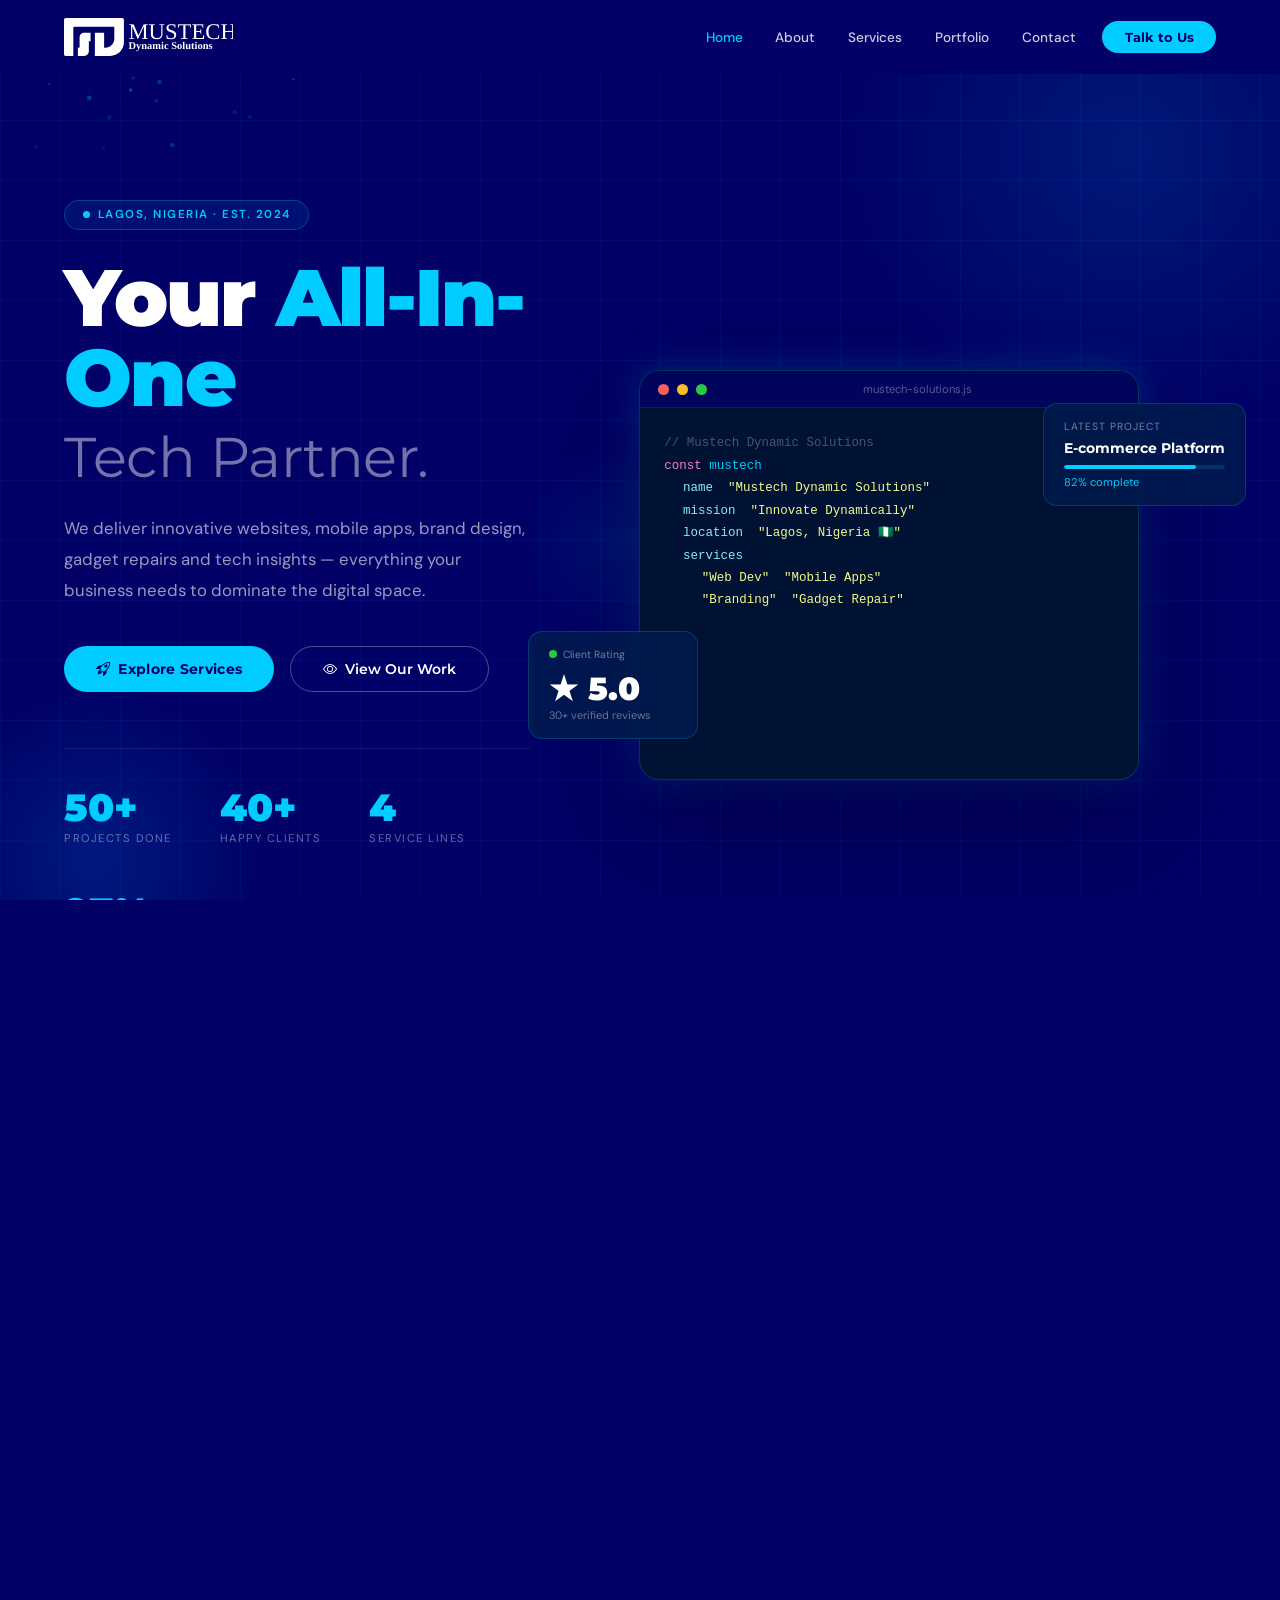
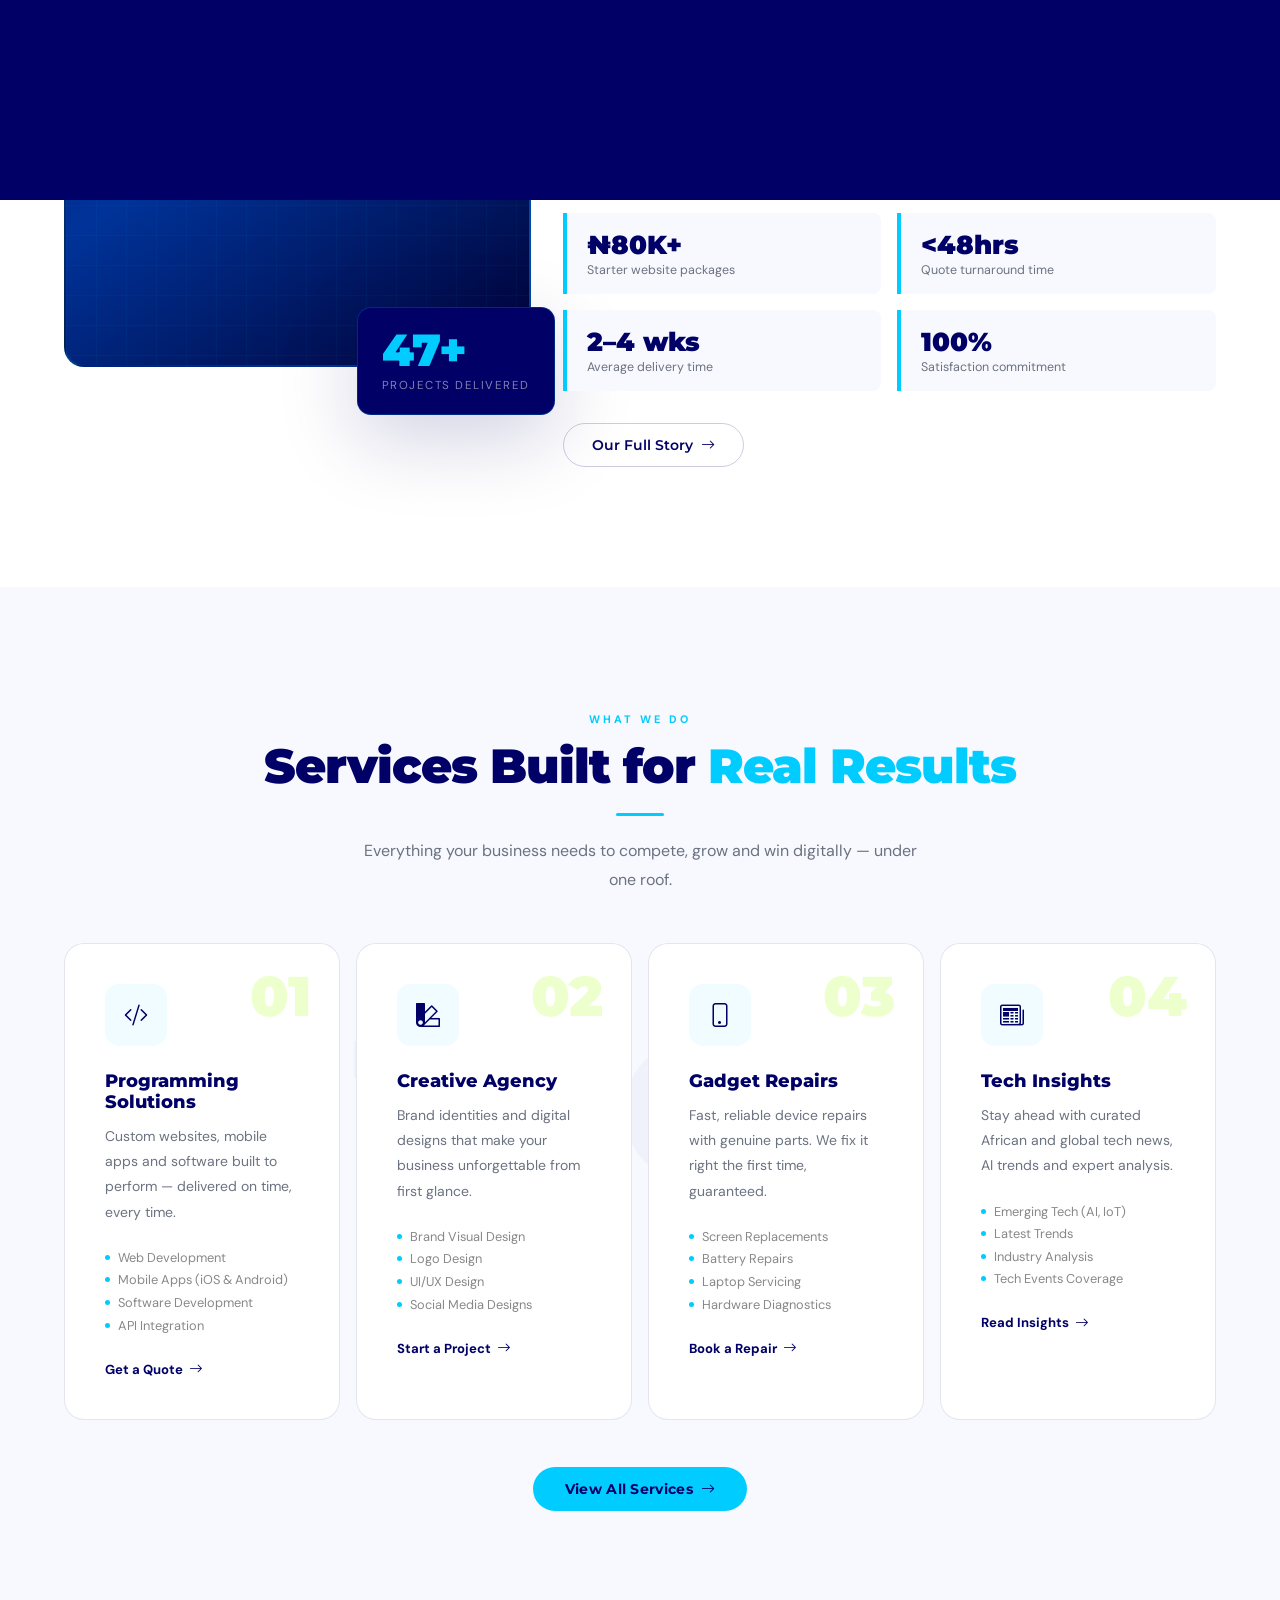
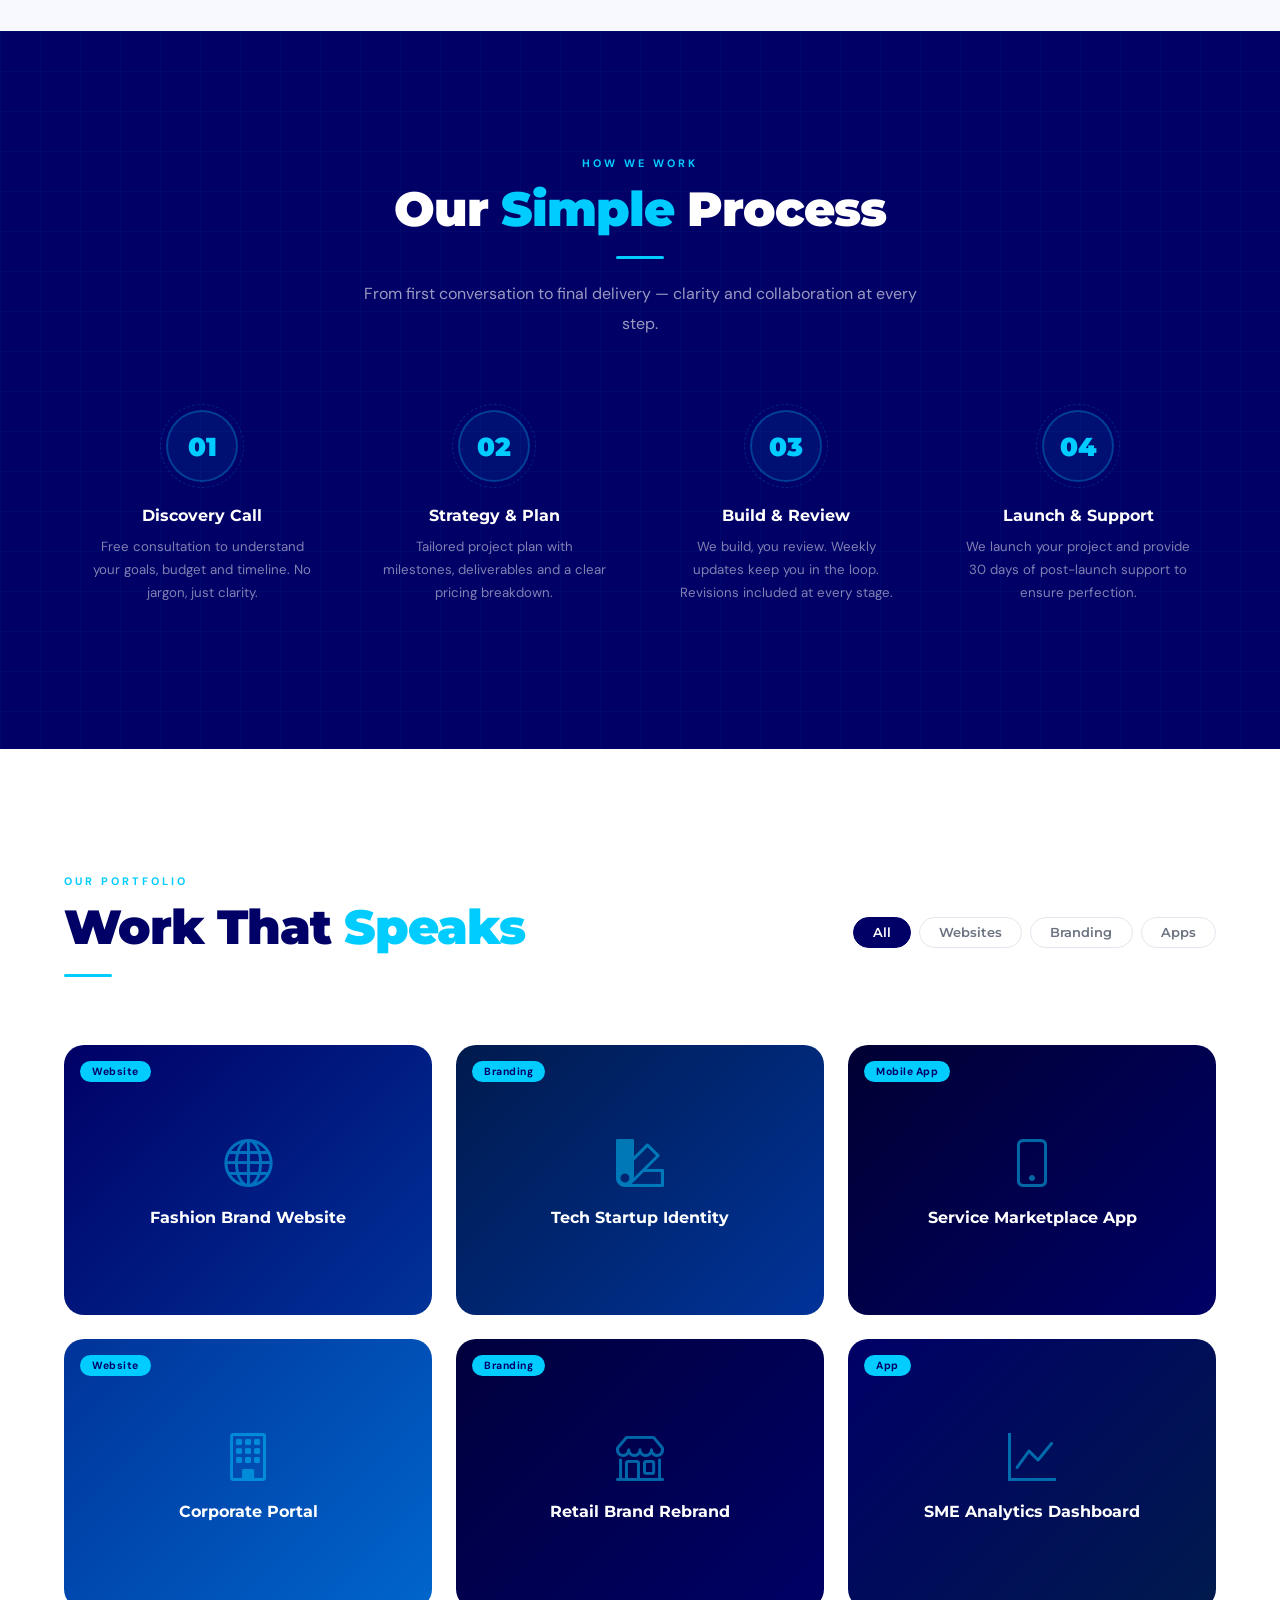
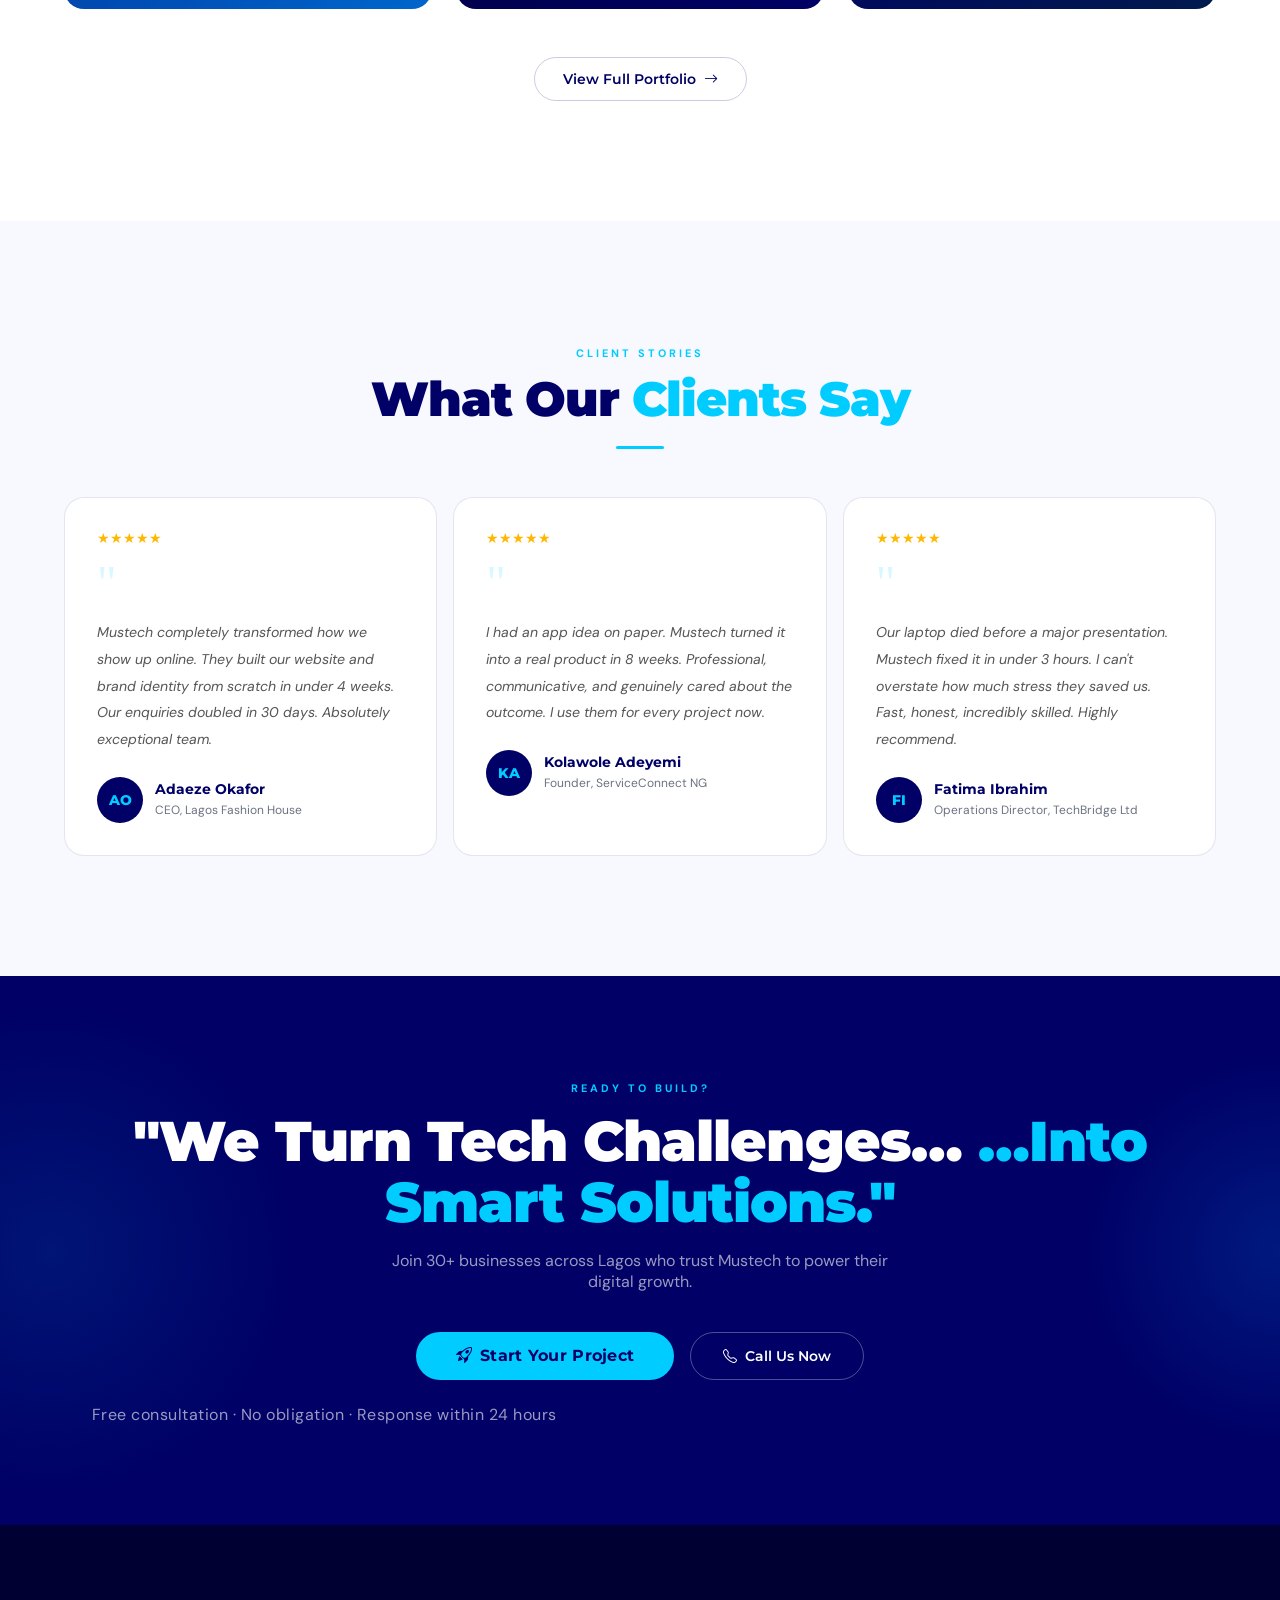
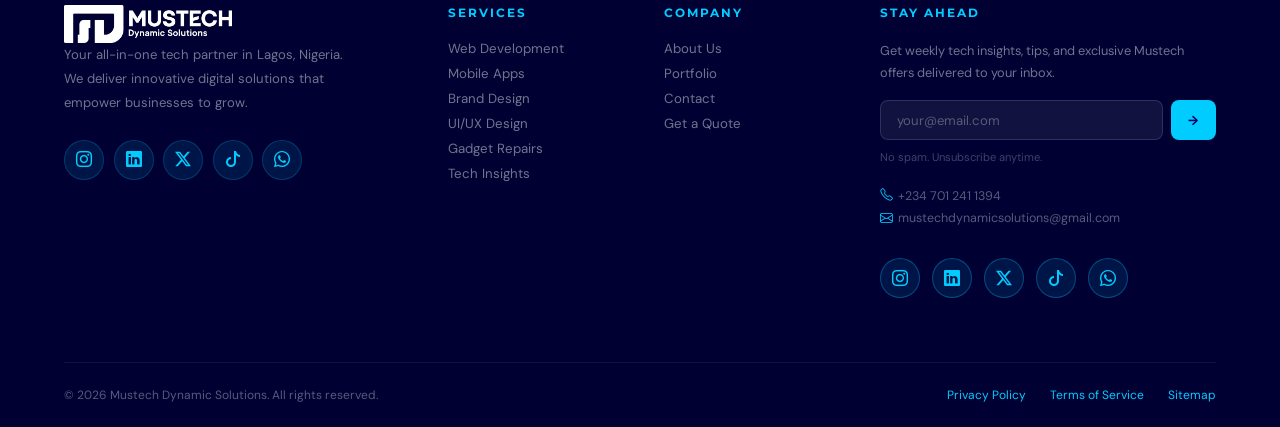
<file: index.html>
<!DOCTYPE html>
<html lang="en">
<head>
  <meta charset="UTF-8">
  <meta name="viewport" content="width=device-width, initial-scale=1.0">
  <meta name="description" content="Mustech Dynamic Solutions — Your all-in-one tech partner in Lagos, Nigeria. Web development, mobile apps, brand design, gadget repairs & tech insights.">
  <meta name="keywords" content="Mustech, tech company Nigeria, web development Lagos, app development Nigeria, brand design Lagos, gadget repair Lagos">
  <meta name="author" content="Mustech Dynamic Solutions">
  <meta property="og:title" content="Mustech Dynamic Solutions — Innovating the Future, Dynamically">
  <meta property="og:description" content="Your all-in-one tech partner in Lagos, Nigeria.">
  <meta property="og:type" content="website">
  <meta name="theme-color" content="#000066">
  <title>Mustech Dynamic Solutions — Innovating the Future, Dynamically</title>
  <link rel="icon" type="image/svg+xml" href="assets/Logo.SVG/Mustech Dynamic Solution.svg">
  <link rel="preconnect" href="https://fonts.googleapis.com">
  <link rel="preconnect" href="https://fonts.gstatic.com" crossorigin>
  <link href="https://fonts.googleapis.com/css2?family=Montserrat:wght@400;600;700;800;900&family=DM+Sans:wght@300;400;500&display=swap" rel="stylesheet">
  <link href="https://cdn.jsdelivr.net/npm/bootstrap-icons@1.11.3/font/bootstrap-icons.min.css" rel="stylesheet">
  <link rel="stylesheet" href="css/style.css">
  <link rel="stylesheet" href="css/animations.css">
</head>
<body>

<!-- Nav & Footer injected by components.js -->
<div id="nav-placeholder"></div>
 <!-- Preloader -->
  <div id="preloader">
    <div class="pre-logo">MUS<span>TECH</span></div>
    <div class="pre-bar"><div class="pre-fill" id="pre-fill"></div></div>
    <p class="pre-text">Innovating the Future, Dynamically</p>
  </div>

  <!-- Page Transition -->
  <div class="page-transition" id="page-transition"></div>

<!-- ═══════════════════════════════════════
     HERO
═══════════════════════════════════════ -->
<section id="hero">
  <canvas id="particle-canvas"></canvas>
  <div class="hero-bg-grid"></div>
  <div class="hero-orb hero-orb-1 orb-breathe"></div>
  <div class="hero-orb hero-orb-2"></div>
  <div class="hero-orb hero-orb-3"></div>

  <div class="container">
    <div class="row row-5-7" style="align-items: center; min-height: 90vh; padding: 100px 0 80px;">

      <!-- Left -->
      <div class="hero-content">
        <div class="hero-badge hero-anim-1">
          <span class="hero-badge-pulse"></span>
          Lagos, Nigeria · Est. 2024
        </div>

        <h1 class="hero-title hero-anim-2">
          Your
          <span class="electric"> All-In-One</span>
          <span class="dim">Tech Partner.</span>
        </h1>

        <p class="hero-sub hero-anim-3">
          We deliver innovative websites, mobile apps, brand design, gadget repairs and tech insights — everything your business needs to dominate the digital space.
        </p>

        <div class="hero-actions hero-anim-4">
          <a href="services.html" class="btn-primary">
            <i class="bi bi-rocket-takeoff"></i> Explore Services
          </a>
          <a href="portfolio.html" class="btn-outline">
            <i class="bi bi-eye"></i> View Our Work
          </a>
        </div>

        <div class="hero-stats hero-anim-5">
          <div>
            <span class="hero-stat-num" data-count="50" data-suffix="+">0</span>
            <span class="hero-stat-label">Projects Done</span>
          </div>
          <div>
            <span class="hero-stat-num" data-count="40" data-suffix="+">0</span>
            <span class="hero-stat-label">Happy Clients</span>
          </div>
          <div>
            <span class="hero-stat-num" data-count="4">0</span>
            <span class="hero-stat-label">Service Lines</span>
          </div>
          <div>
            <span class="hero-stat-num" data-count="100" data-suffix="%">0</span>
            <span class="hero-stat-label">Committed</span>
          </div>
        </div>
      </div>

      <!-- Right — Code Window -->
      <div class="hero-visual hero-visual-anim">

        <!-- Float card top -->
        <div class="float-card float-card-1">
          <p style="font-size:.65rem;color:rgba(255,255,255,.45);text-transform:uppercase;letter-spacing:1px;margin-bottom:.4rem;">Latest project</p>
          <p style="font-size:.9rem;font-family:var(--font-head);font-weight:700;color:#fff;margin-bottom:.5rem;">E-commerce Platform</p>
          <div style="background:rgba(0,204,255,.15);border-radius:4px;height:4px;overflow:hidden;margin-bottom:.35rem;">
            <div style="height:100%;width:82%;background:var(--electric);border-radius:4px;"></div>
          </div>
          <p style="font-size:.7rem;color:var(--electric);">82% complete</p>
        </div>

        <div class="code-window">
          <div class="code-window-bar">
            <div class="win-dot" style="background:#ff5f57;"></div>
            <div class="win-dot" style="background:#febc2e;"></div>
            <div class="win-dot" style="background:#28c840;"></div>
            <span style="flex:1;text-align:center;font-size:.7rem;color:rgba(255,255,255,.35);">mustech-solutions.js</span>
          </div>
          <div class="code-window-body">
            <p class="cl"><span class="cl-comment">// Mustech Dynamic Solutions</span></p>
            <p class="cl"><span class="cl-keyword">const </span><span class="cl-var">mustech</span> = {</p>
            <p class="cl cl-indent"><span class="cl-prop">name</span>: <span class="cl-string">"Mustech Dynamic Solutions"</span>,</p>
            <p class="cl cl-indent"><span class="cl-prop">mission</span>: <span class="cl-string">"Innovate Dynamically"</span>,</p>
            <p class="cl cl-indent"><span class="cl-prop">location</span>: <span class="cl-string">"Lagos, Nigeria 🇳🇬"</span>,</p>
            <p class="cl cl-indent"><span class="cl-prop">services</span>: [</p>
            <p class="cl" style="padding-left:3em;"><span class="cl-string">"Web Dev"</span>, <span class="cl-string">"Mobile Apps"</span>,</p>
            <p class="cl" style="padding-left:3em;"><span class="cl-string">"Branding"</span>, <span class="cl-string">"Gadget Repair"</span></p>
            <p class="cl cl-indent">],</p>
            <p class="cl cl-indent"><span class="cl-prop">clients</span>: <span class="cl-number">50</span>,</p>
            <p class="cl cl-indent"><span class="cl-prop">quality</span>: <span class="cl-number">100</span> + <span class="cl-string">'%'</span></p>
            <p class="cl">};</p>
            <p class="cl" style="margin-top:.5rem;"><span class="cl-comment">// Building your future…</span></p>
            <p class="cl"><span class="cl-var">mustech</span>.<span class="cl-prop">launch</span>();<span class="cl-cursor"></span></p>
          </div>
        </div>

        <!-- Float card bottom -->
        <div class="float-card float-card-2">
          <div style="display:flex;align-items:center;gap:6px;margin-bottom:.5rem;">
            <span style="width:8px;height:8px;background:#28c840;border-radius:50%;display:block;"></span>
            <span style="font-size:.65rem;color:rgba(255,255,255,.45);">Client Rating</span>
          </div>
          <p style="font-family:var(--font-head);font-size:2rem;font-weight:900;color:#fff;margin:0;">★ 5.0</p>
          <p style="font-size:.68rem;color:rgba(255,255,255,.4);margin:0;">30+ verified reviews</p>
        </div>
      </div>

    </div>
  </div>

  <div class="scroll-indicator">
    <div class="scroll-line"></div>
    <span>Scroll</span>
  </div>
</section>

<!-- ═══════════════════════════════════════
     TRUST BAR
═══════════════════════════════════════ -->
<div class="trust-bar">
  <div class="container" style="display:flex;align-items:center;gap:2rem;overflow:hidden;">
    <span class="trust-label">Trusted by</span>
    <div style="overflow:hidden;flex:1;">
      <div class="trust-track">
        <div class="trust-item"><i class="bi bi-globe"></i> E-commerce Brands</div>
        <div class="trust-item"><i class="bi bi-building"></i> Corporate Firms</div>
        <div class="trust-item"><i class="bi bi-rocket"></i> Lagos Startups</div>
        <div class="trust-item"><i class="bi bi-shop"></i> Retail Businesses</div>
        <div class="trust-item"><i class="bi bi-person-workspace"></i> Entrepreneurs</div>
        <div class="trust-item"><i class="bi bi-bank"></i> FinTech Companies</div>
        <div class="trust-item"><i class="bi bi-camera"></i> Creative Agencies</div>
        <div class="trust-item"><i class="bi bi-hospital"></i> Healthcare Providers</div>
      </div>
    </div>
  </div>
</div>

<!-- ═══════════════════════════════════════
     ABOUT PREVIEW
═══════════════════════════════════════ -->
<section id="about" class="section">
  <div class="container">
    <div class="row row-5-7" style="align-items:center;">

      <!-- Image block -->
      <div class="about-img-block reveal-left">
        <div class="about-img-main">
          <div class="about-grid-img"></div>
          <div class="about-img-inner">
            <!-- <div class="about-emblem">
              <span><img src="assets/Logo.SVG/Mustech Dynamic Solution.svg" alt="" width="40%"></span>
            </div> -->
            <p style="font-family:var(--font-head);font-size:1.6rem;font-weight:900;color:#fff;margin:0;">MUSTECH</p>
            <p style="font-size:.7rem;color:rgba(255,255,255,.4);letter-spacing:3px;text-transform:uppercase;">Dynamic Solutions</p>
            <div class="section-divider center" style="margin:1.25rem auto;"></div>
            <p style="font-size:.75rem;color:rgba(255,255,255,.35);letter-spacing:1px;font-style:italic;">"Innovating the Future, Dynamically"</p>
          </div>
        </div>
        <div class="about-float-badge">
          <span class="big-num" data-count="50" data-suffix="+">0</span>
          <span class="big-label">Projects Delivered</span>
        </div>
      </div>

      <!-- Text block -->
      <div class="reveal-right">
        <span class="section-eyebrow"> About Mustech Dynamic solutions</span>
        <h2 class="section-title">We Turn Tech Challenges <span class="accent">Into Smart Solutions</span></h2>
        <div class="section-divider"></div>
        <p class="section-lead mb-3">Mustech Dynamic Solutions is a Lagos-based technology company delivering innovative, reliable digital solutions to businesses across Nigeria. We are forward-thinking, client-first, and committed to making world-class technology accessible to every Nigerian business.</p>
        <p class="section-lead mb-4">From cutting-edge websites and mobile apps to powerful brand identities and on-site gadget repair — we are your complete, one-stop tech partner.</p>

        <div class="mb-4">
          <span class="value-tag"><i class="bi bi-lightbulb-fill"></i> Innovation</span>
          <span class="value-tag"><i class="bi bi-shield-check"></i> Reliability</span>
          <span class="value-tag"><i class="bi bi-lightning-charge"></i> Efficiency</span>
          <span class="value-tag"><i class="bi bi-stars"></i> Modernity</span>
        </div>

        <div class="grid-2 mb-4">
          <div class="mini-stat"><h5>₦80K+</h5><p>Starter website packages</p></div>
          <div class="mini-stat"><h5>&lt;48hrs</h5><p>Quote turnaround time</p></div>
          <div class="mini-stat"><h5>2–4 wks</h5><p>Average delivery time</p></div>
          <div class="mini-stat"><h5>100%</h5><p>Satisfaction commitment</p></div>
        </div>

        <a href="about.html" class="btn-outline-navy">
          Our Full Story <i class="bi bi-arrow-right"></i>
        </a>
      </div>

    </div>
  </div>
</section>

<!-- ═══════════════════════════════════════
     SERVICES PREVIEW
═══════════════════════════════════════ -->
<section id="services" class="section" style="position:relative;overflow:hidden;">
  <div class="services-bg-word">TECH</div>
  <div class="container" style="position:relative;z-index:1;">

    <div class="text-center mb-5 reveal-up">
      <span class="section-eyebrow">What We Do</span>
      <h2 class="section-title">Services Built for <span class="accent">Real Results</span></h2>
      <div class="section-divider center"></div>
      <p class="section-lead center">Everything your business needs to compete, grow and win digitally — under one roof.</p>
    </div>

    <div class="grid-4">
      <div class="svc-card reveal-up">
        <div class="svc-num">01</div>
        <div class="svc-icon-wrap"><i class="bi bi-code-slash"></i></div>
        <h4>Programming Solutions</h4>
        <p>Custom websites, mobile apps and software built to perform — delivered on time, every time.</p>
        <ul class="svc-features">
          <li class="svc-feature">Web Development</li>
          <li class="svc-feature">Mobile Apps (iOS & Android)</li>
          <li class="svc-feature">Software Development</li>
          <li class="svc-feature">API Integration</li>
        </ul>
        <a href="services.html#programming" class="svc-link">Get a Quote <i class="bi bi-arrow-right"></i></a>
      </div>

      <div class="svc-card reveal-up delay-2">
        <div class="svc-num">02</div>
        <div class="svc-icon-wrap"><i class="bi bi-palette2"></i></div>
        <h4>Creative Agency</h4>
        <p>Brand identities and digital designs that make your business unforgettable from first glance.</p>
        <ul class="svc-features">
          <li class="svc-feature">Brand Visual Design</li>
          <li class="svc-feature">Logo Design</li>
          <li class="svc-feature">UI/UX Design</li>
          <li class="svc-feature">Social Media Designs</li>
        </ul>
        <a href="services.html#creative" class="svc-link">Start a Project <i class="bi bi-arrow-right"></i></a>
      </div>

      <div class="svc-card reveal-up delay-3">
        <div class="svc-num">03</div>
        <div class="svc-icon-wrap"><i class="bi bi-phone"></i></div>
        <h4>Gadget Repairs</h4>
        <p>Fast, reliable device repairs with genuine parts. We fix it right the first time, guaranteed.</p>
        <ul class="svc-features">
          <li class="svc-feature">Screen Replacements</li>
          <li class="svc-feature">Battery Repairs</li>
          <li class="svc-feature">Laptop Servicing</li>
          <li class="svc-feature">Hardware Diagnostics</li>
        </ul>
        <a href="services.html#repairs" class="svc-link">Book a Repair <i class="bi bi-arrow-right"></i></a>
      </div>

      <div class="svc-card reveal-up delay-4">
        <div class="svc-num">04</div>
        <div class="svc-icon-wrap"><i class="bi bi-newspaper"></i></div>
        <h4>Tech Insights</h4>
        <p>Stay ahead with curated African and global tech news, AI trends and expert analysis.</p>
        <ul class="svc-features">
          <li class="svc-feature">Emerging Tech (AI, IoT)</li>
          <li class="svc-feature">Latest Trends</li>
          <li class="svc-feature">Industry Analysis</li>
          <li class="svc-feature">Tech Events Coverage</li>
        </ul>
        <a href="services.html#insights" class="svc-link">Read Insights <i class="bi bi-arrow-right"></i></a>
      </div>
    </div>

    <div class="text-center" style="margin-top:3rem;" data-aos="fade-up">
      <a href="services.html" class="btn-primary">View All Services <i class="bi bi-arrow-right"></i></a>
    </div>
  </div>
</section>

<!-- ═══════════════════════════════════════
     PROCESS
═══════════════════════════════════════ -->
<section id="process" class="section">
  <div class="process-circuit"></div>
  <div class="container" style="position:relative;z-index:1;">

    <div class="text-center mb-5 reveal-up">
      <span class="section-eyebrow">How We Work</span>
      <h2 class="section-title light">Our <span style="color:var(--electric)">Simple</span> Process</h2>
      <div class="section-divider center"></div>
      <p class="section-lead light center">From first conversation to final delivery — clarity and collaboration at every step.</p>
    </div>

    <div class="grid-4">
      <div class="process-step reveal-up">
        <div class="process-step-num pulse-ring"><span class="step-n">01</span></div>
        <h5>Discovery Call</h5>
        <p>Free consultation to understand your goals, budget and timeline. No jargon, just clarity.</p>
      </div>
      <div class="process-step reveal-up delay-2">
        <div class="process-step-num pulse-ring"><span class="step-n">02</span></div>
        <h5>Strategy & Plan</h5>
        <p>Tailored project plan with milestones, deliverables and a clear pricing breakdown.</p>
      </div>
      <div class="process-step reveal-up delay-3">
        <div class="process-step-num pulse-ring"><span class="step-n">03</span></div>
        <h5>Build & Review</h5>
        <p>We build, you review. Weekly updates keep you in the loop. Revisions included at every stage.</p>
      </div>
      <div class="process-step reveal-up delay-4">
        <div class="process-step-num pulse-ring"><span class="step-n">04</span></div>
        <h5>Launch & Support</h5>
        <p>We launch your project and provide 30 days of post-launch support to ensure perfection.</p>
      </div>
    </div>
  </div>
</section>

<!-- ═══════════════════════════════════════
     PORTFOLIO PREVIEW
═══════════════════════════════════════ -->
<section id="portfolio" class="section">
  <div class="container">
    <div class="d-flex justify-between align-center flex-wrap gap-3 mb-5">
      <div class="reveal-left">
        <span class="section-eyebrow">Our Portfolio</span>
        <h2 class="section-title">Work That <span class="accent">Speaks</span></h2>
        <div class="section-divider"></div>
      </div>
      <div class="reveal-right">
        <div class="filter-bar">
          <button class="filter-pill active" data-filter="all">All</button>
          <button class="filter-pill" data-filter="web">Websites</button>
          <button class="filter-pill" data-filter="brand">Branding</button>
          <button class="filter-pill" data-filter="app">Apps</button>
        </div>
      </div>
    </div>

    <div class="portfolio-grid">
      <div class="portfolio-card reveal-up" data-cat="web">
        <div class="portfolio-thumb" style="background:linear-gradient(135deg,#000066,#003399);">
          <div class="portfolio-thumb-inner" style="flex-direction:column;gap:.75rem;">
            <i class="bi bi-globe" style="font-size:3rem;color:rgba(0,204,255,.5);"></i>
            <span style="font-family:var(--font-head);font-weight:700;color:#fff;font-size:1rem;">Fashion Brand Website</span>
          </div>
        </div>
        <span class="portfolio-tag">Website</span>
        <div class="portfolio-overlay">
          <h5>Lagos Fashion House</h5>
          <p>Full e-commerce + brand identity</p>
          <a href="portfolio.html" class="view-link"><i class="bi bi-eye"></i> View Project</a>
        </div>
      </div>

      <div class="portfolio-card reveal-up delay-2" data-cat="brand">
        <div class="portfolio-thumb" style="background:linear-gradient(135deg,#001a4d,#003399);">
          <div class="portfolio-thumb-inner" style="flex-direction:column;gap:.75rem;">
            <i class="bi bi-palette2" style="font-size:3rem;color:rgba(0,204,255,.5);"></i>
            <span style="font-family:var(--font-head);font-weight:700;color:#fff;font-size:1rem;">Tech Startup Identity</span>
          </div>
        </div>
        <span class="portfolio-tag">Branding</span>
        <div class="portfolio-overlay">
          <h5>FinTech Startup Brand</h5>
          <p>Logo, brand guide, social media kit</p>
          <a href="portfolio.html" class="view-link"><i class="bi bi-eye"></i> View Project</a>
        </div>
      </div>

      <div class="portfolio-card reveal-up delay-3" data-cat="app">
        <div class="portfolio-thumb" style="background:linear-gradient(135deg,#000033,#000066);">
          <div class="portfolio-thumb-inner" style="flex-direction:column;gap:.75rem;">
            <i class="bi bi-phone" style="font-size:3rem;color:rgba(0,204,255,.5);"></i>
            <span style="font-family:var(--font-head);font-weight:700;color:#fff;font-size:1rem;">Service Marketplace App</span>
          </div>
        </div>
        <span class="portfolio-tag">Mobile App</span>
        <div class="portfolio-overlay">
          <h5>Lagos Gig Marketplace</h5>
          <p>Full-stack mobile app · 8-week delivery</p>
          <a href="portfolio.html" class="view-link"><i class="bi bi-eye"></i> View Project</a>
        </div>
      </div>

      <div class="portfolio-card reveal-up delay-1" data-cat="web">
        <div class="portfolio-thumb" style="background:linear-gradient(135deg,#003399,#0066cc);">
          <div class="portfolio-thumb-inner" style="flex-direction:column;gap:.75rem;">
            <i class="bi bi-building" style="font-size:3rem;color:rgba(0,204,255,.5);"></i>
            <span style="font-family:var(--font-head);font-weight:700;color:#fff;font-size:1rem;">Corporate Portal</span>
          </div>
        </div>
        <span class="portfolio-tag">Website</span>
        <div class="portfolio-overlay">
          <h5>Consulting Group Portal</h5>
          <p>Corporate site with client dashboard</p>
          <a href="portfolio.html" class="view-link"><i class="bi bi-eye"></i> View Project</a>
        </div>
      </div>

      <div class="portfolio-card reveal-up delay-2" data-cat="brand">
        <div class="portfolio-thumb" style="background:linear-gradient(135deg,#00003d,#000066);">
          <div class="portfolio-thumb-inner" style="flex-direction:column;gap:.75rem;">
            <i class="bi bi-shop" style="font-size:3rem;color:rgba(0,204,255,.5);"></i>
            <span style="font-family:var(--font-head);font-weight:700;color:#fff;font-size:1rem;">Retail Brand Rebrand</span>
          </div>
        </div>
        <span class="portfolio-tag">Branding</span>
        <div class="portfolio-overlay">
          <h5>Retail Chain Rebrand</h5>
          <p>Complete visual overhaul · 5 locations</p>
          <a href="portfolio.html" class="view-link"><i class="bi bi-eye"></i> View Project</a>
        </div>
      </div>

      <div class="portfolio-card reveal-up delay-3" data-cat="app">
        <div class="portfolio-thumb" style="background:linear-gradient(135deg,#000066,#001a4d);">
          <div class="portfolio-thumb-inner" style="flex-direction:column;gap:.75rem;">
            <i class="bi bi-graph-up" style="font-size:3rem;color:rgba(0,204,255,.5);"></i>
            <span style="font-family:var(--font-head);font-weight:700;color:#fff;font-size:1rem;">SME Analytics Dashboard</span>
          </div>
        </div>
        <span class="portfolio-tag">App</span>
        <div class="portfolio-overlay">
          <h5>SME Analytics Platform</h5>
          <p>Real-time data dashboard for retailers</p>
          <a href="portfolio.html" class="view-link"><i class="bi bi-eye"></i> View Project</a>
        </div>
      </div>
    </div>

    <div class="text-center" style="margin-top:3rem;">
      <a href="portfolio.html" class="btn-outline-navy">View Full Portfolio <i class="bi bi-arrow-right"></i></a>
    </div>
  </div>
</section>

<!-- ═══════════════════════════════════════
     TESTIMONIALS
═══════════════════════════════════════ -->
<section id="testimonials" class="section bg-off-white">
  <div class="container">
    <div class="text-center mb-5 reveal-up">
      <span class="section-eyebrow">Client Stories</span>
      <h2 class="section-title">What Our <span class="accent">Clients Say</span></h2>
      <div class="section-divider center"></div>
    </div>

    <div class="grid-3">
      <div class="testi-card reveal-up">
        <div class="testi-stars">★★★★★</div>
        <div class="testi-quote">"</div>
        <p>Mustech completely transformed how we show up online. They built our website and brand identity from scratch in under 4 weeks. Our enquiries doubled in 30 days. Absolutely exceptional team.</p>
        <div class="testi-author">
          <div class="testi-avatar">AO</div>
          <div>
            <span class="testi-name">Adaeze Okafor</span>
            <span class="testi-role">CEO, Lagos Fashion House</span>
          </div>
        </div>
      </div>

      <div class="testi-card reveal-up delay-2">
        <div class="testi-stars">★★★★★</div>
        <div class="testi-quote">"</div>
        <p>I had an app idea on paper. Mustech turned it into a real product in 8 weeks. Professional, communicative, and genuinely cared about the outcome. I use them for every project now.</p>
        <div class="testi-author">
          <div class="testi-avatar">KA</div>
          <div>
            <span class="testi-name">Kolawole Adeyemi</span>
            <span class="testi-role">Founder, ServiceConnect NG</span>
          </div>
        </div>
      </div>

      <div class="testi-card reveal-up delay-3">
        <div class="testi-stars">★★★★★</div>
        <div class="testi-quote">"</div>
        <p>Our laptop died before a major presentation. Mustech fixed it in under 3 hours. I can't overstate how much stress they saved us. Fast, honest, incredibly skilled. Highly recommend.</p>
        <div class="testi-author">
          <div class="testi-avatar">FI</div>
          <div>
            <span class="testi-name">Fatima Ibrahim</span>
            <span class="testi-role">Operations Director, TechBridge Ltd</span>
          </div>
        </div>
      </div>
    </div>
  </div>
</section>

<!-- ═══════════════════════════════════════
     CTA
═══════════════════════════════════════ -->
<section id="cta">
  <div class="cta-glow-left"></div>
  <div class="cta-glow-right"></div>
  <div class="container text-center" style="position:relative;z-index:1;">
    <div class="reveal-up">
      <span class="section-eyebrow" style="display:inline-block;margin-bottom:1rem;">Ready to Build?</span>
      <h2 style="margin-bottom:1rem;">"We Turn Tech Challenges… <span>…Into Smart Solutions."</span></h2>
      <p style="color:rgba(255,255,255,.6);max-width:500px;margin:0 auto 2.5rem;font-size:1rem;">Join 30+ businesses across Lagos who trust Mustech to power their digital growth.</p>
      <div class="d-flex justify-center gap-2 flex-wrap">
        <a href="contact.html" class="btn-primary" style="font-size:1rem;padding:0.9rem 2.5rem;">
          <i class="bi bi-rocket-takeoff"></i> Start Your Project
        </a>
        <a href="tel:+2347012411394" class="btn-outline">
          <i class="bi bi-telephone"></i> Call Us Now
        </a>
      </div>
      <p class="cta-trust">Free consultation · No obligation · Response within 24 hours</p>
    </div>
  </div>
</section>

<!-- Footer injected by components.js -->
<div id="footer-placeholder"></div>

<script>
  (function initPreloader() {
  const preloader = document.getElementById('preloader');
  if (!preloader) return;

  const fill = document.getElementById('pre-fill');
  let width = 0;

  const interval = setInterval(() => {
    width += Math.random() * 18 + 4;
    if (width > 100) width = 100;
    if (fill) fill.style.width = width + '%';

    if (width >= 100) {
      clearInterval(interval);
      setTimeout(() => {
        preloader.classList.add('loaded');
        setTimeout(() => { preloader.style.display = 'none'; }, 700);
      }, 350);
    }
  }, 100);

  // Fallback — never block the page
  window.addEventListener('load', () => {
    if (fill) fill.style.width = '100%';
    setTimeout(() => {
      preloader.classList.add('loaded');
      setTimeout(() => { preloader.style.display = 'none'; }, 700);
    }, 500);
  });
})();
</script>
<script src="js/components.js"></script>
<script src="js/main.js"></script>
</body>
</html>
</file>
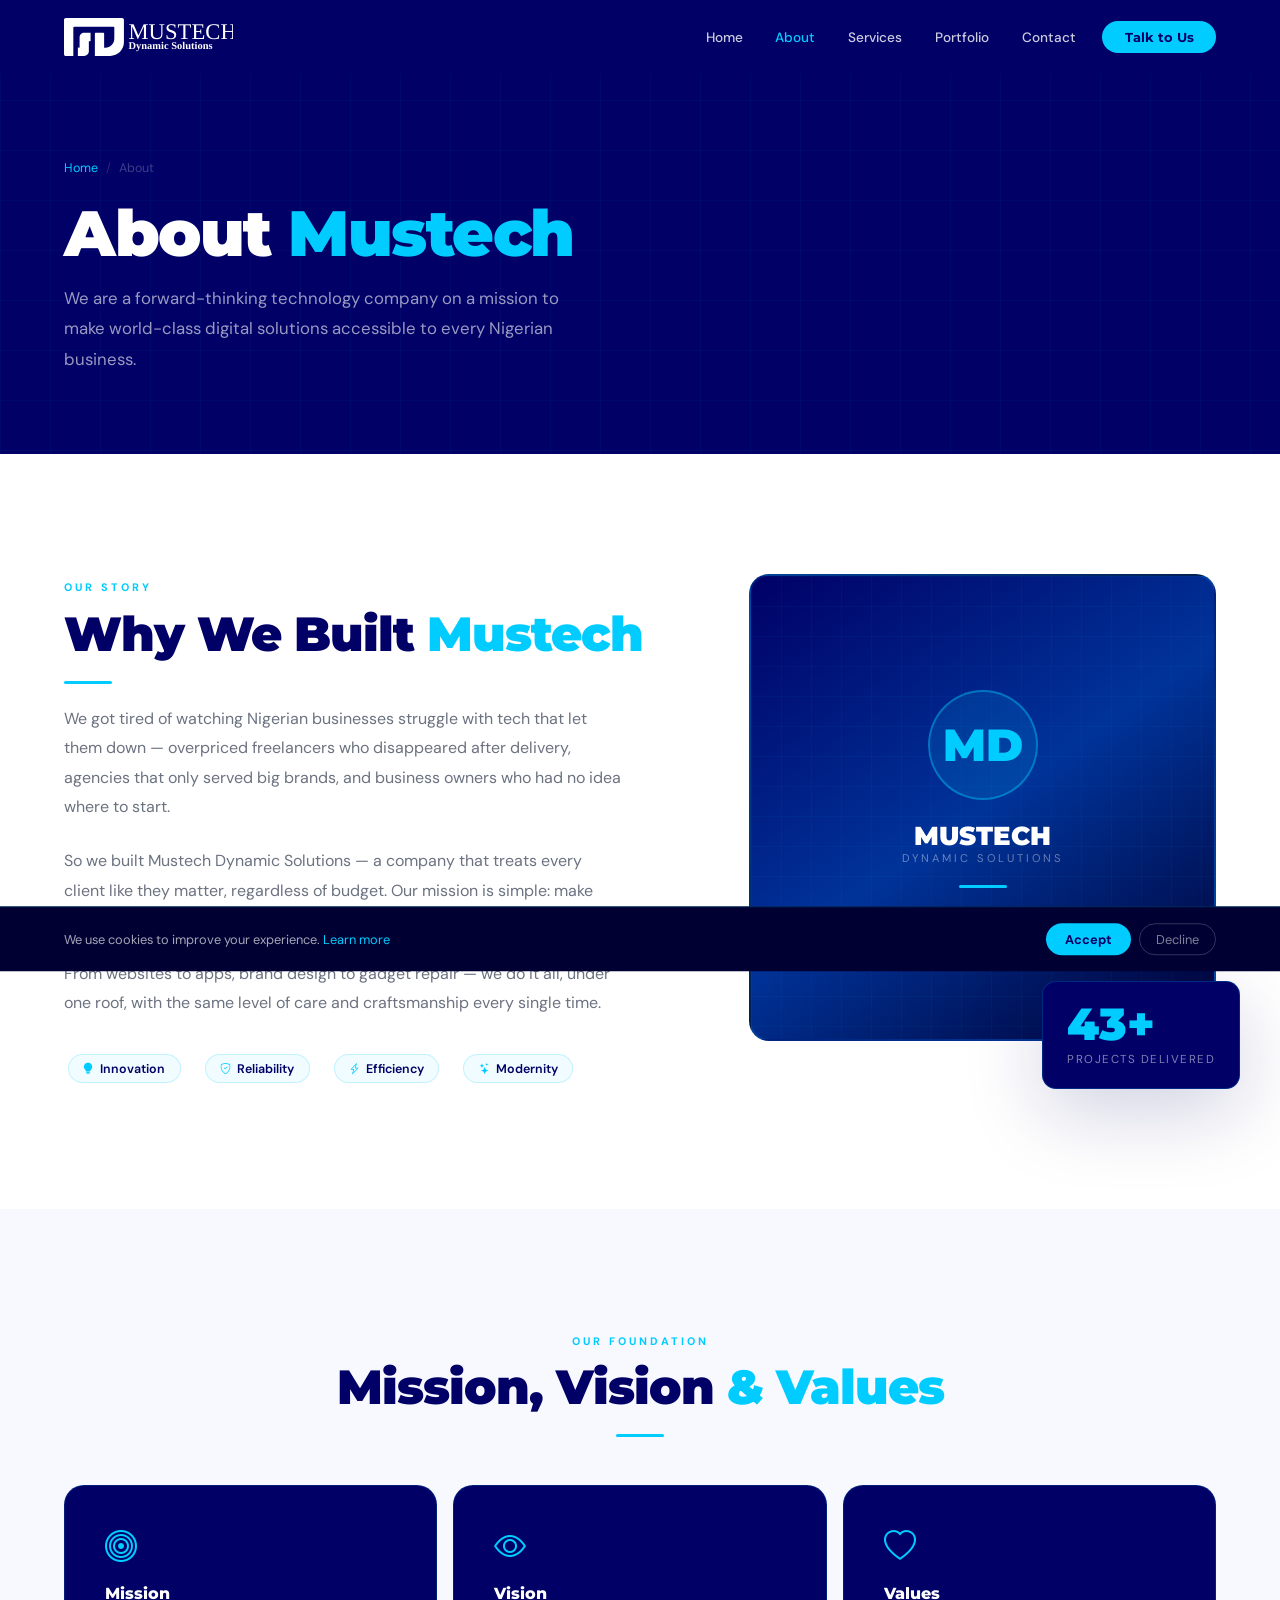
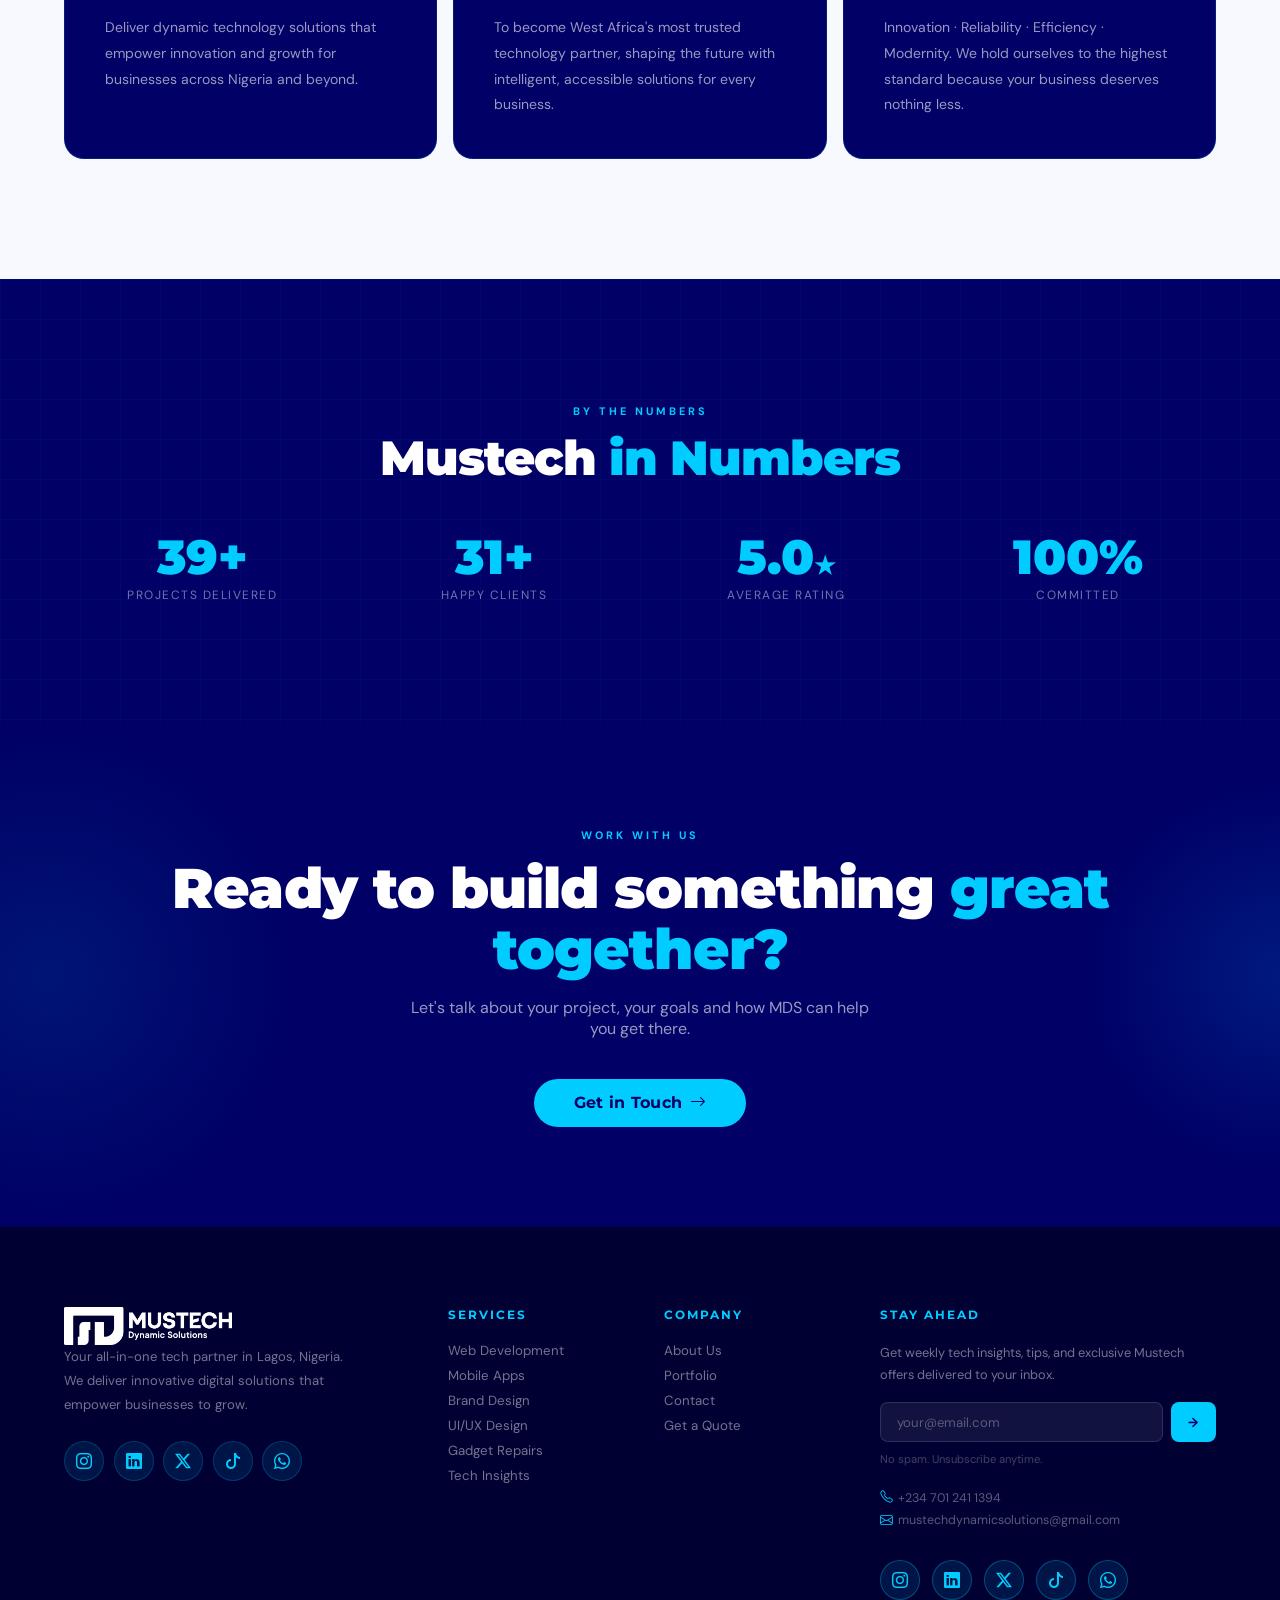
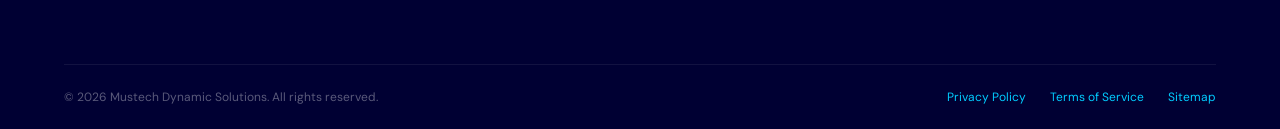
<file: about.html>
<!DOCTYPE html>
<html lang="en">
<head>
  <meta charset="UTF-8">
  <meta name="viewport" content="width=device-width, initial-scale=1.0">
  <meta name="description" content="About Mustech Dynamic Solutions — Our story, mission, values and team.">
  <title>About Us — Mustech Dynamic Solutions</title>
  <link rel="icon" type="image/svg+xml" href="assets/favicon.svg">
  <link rel="preconnect" href="https://fonts.googleapis.com">
  <link href="https://fonts.googleapis.com/css2?family=Montserrat:wght@400;600;700;800;900&family=DM+Sans:wght@300;400;500&display=swap" rel="stylesheet">
  <link href="https://cdn.jsdelivr.net/npm/bootstrap-icons@1.11.3/font/bootstrap-icons.min.css" rel="stylesheet">
  <link rel="stylesheet" href="css/style.css">
  <link rel="stylesheet" href="css/animations.css">
</head>
<body>
<div id="nav-placeholder"></div>

<!-- PAGE HERO -->
<section class="page-hero">
  <div class="container">
    <div class="breadcrumb-nav"><a href="index.html">Home</a><span>/</span><span style="color:rgba(255,255,255,.6);">About</span></div>
    <h1>About <span>Mustech</span></h1>
    <p>We are a forward-thinking technology company on a mission to make world-class digital solutions accessible to every Nigerian business.</p>
  </div>
</section>

<!-- STORY -->
<section class="section">
  <div class="container">
    <div class="row row-7-5" style="align-items:center;">
      <div class="reveal-left">
        <span class="section-eyebrow">Our Story</span>
        <h2 class="section-title">Why We Built <span class="accent">Mustech</span></h2>
        <div class="section-divider"></div>
        <p class="section-lead mb-3">We got tired of watching Nigerian businesses struggle with tech that let them down — overpriced freelancers who disappeared after delivery, agencies that only served big brands, and business owners who had no idea where to start.</p>
        <p class="section-lead mb-3">So we built Mustech Dynamic Solutions — a company that treats every client like they matter, regardless of budget. Our mission is simple: make great technology accessible to every Nigerian business.</p>
        <p class="section-lead mb-4">From websites to apps, brand design to gadget repair — we do it all, under one roof, with the same level of care and craftsmanship every single time.</p>
        <div class="d-flex gap-2 flex-wrap">
          <span class="value-tag"><i class="bi bi-lightbulb-fill"></i> Innovation</span>
          <span class="value-tag"><i class="bi bi-shield-check"></i> Reliability</span>
          <span class="value-tag"><i class="bi bi-lightning-charge"></i> Efficiency</span>
          <span class="value-tag"><i class="bi bi-stars"></i> Modernity</span>
        </div>
      </div>
      <div class="reveal-right">
        <div class="about-img-block">
          <div class="about-img-main" style="aspect-ratio:1/1;">
            <div class="about-grid-img"></div>
            <div class="about-img-inner">
              <div class="about-emblem"><span>MD</span></div>
              <p style="font-family:var(--font-head);font-size:1.6rem;font-weight:900;color:#fff;margin:0;">MUSTECH</p>
              <p style="font-size:.7rem;color:rgba(255,255,255,.4);letter-spacing:3px;text-transform:uppercase;">Dynamic Solutions</p>
              <div class="section-divider center" style="margin:1.25rem auto;"></div>
              <p style="font-size:.75rem;color:rgba(255,255,255,.35);letter-spacing:1px;font-style:italic;">"Innovating the Future, Dynamically"</p>
            </div>
          </div>
          <div class="about-float-badge">
            <span class="big-num" data-count="50" data-suffix="+">0</span>
            <span class="big-label">Projects Delivered</span>
          </div>
        </div>
      </div>
    </div>
  </div>
</section>

<!-- MISSION VISION VALUES -->
<section class="section bg-off-white">
  <div class="container">
    <div class="text-center mb-5 reveal-up">
      <span class="section-eyebrow">Our Foundation</span>
      <h2 class="section-title">Mission, Vision <span class="accent">&amp; Values</span></h2>
      <div class="section-divider center"></div>
    </div>
    <div class="grid-3">
      <div style="background:var(--navy);border-radius:var(--radius-lg);padding:2.5rem;border:1px solid rgba(0,204,255,.15);" class="reveal-up">
        <i class="bi bi-bullseye" style="font-size:2rem;color:var(--electric);display:block;margin-bottom:1rem;"></i>
        <h4 style="font-family:var(--font-head);font-weight:800;color:#fff;margin-bottom:.75rem;">Mission</h4>
        <p style="font-size:.875rem;color:rgba(255,255,255,.6);line-height:1.85;">Deliver dynamic technology solutions that empower innovation and growth for businesses across Nigeria and beyond.</p>
      </div>
      <div style="background:var(--navy);border-radius:var(--radius-lg);padding:2.5rem;border:1px solid rgba(0,204,255,.15);" class="reveal-up delay-2">
        <i class="bi bi-eye" style="font-size:2rem;color:var(--electric);display:block;margin-bottom:1rem;"></i>
        <h4 style="font-family:var(--font-head);font-weight:800;color:#fff;margin-bottom:.75rem;">Vision</h4>
        <p style="font-size:.875rem;color:rgba(255,255,255,.6);line-height:1.85;">To become West Africa's most trusted technology partner, shaping the future with intelligent, accessible solutions for every business.</p>
      </div>
      <div style="background:var(--navy);border-radius:var(--radius-lg);padding:2.5rem;border:1px solid rgba(0,204,255,.15);" class="reveal-up delay-3">
        <i class="bi bi-heart" style="font-size:2rem;color:var(--electric);display:block;margin-bottom:1rem;"></i>
        <h4 style="font-family:var(--font-head);font-weight:800;color:#fff;margin-bottom:.75rem;">Values</h4>
        <p style="font-size:.875rem;color:rgba(255,255,255,.6);line-height:1.85;">Innovation · Reliability · Efficiency · Modernity. We hold ourselves to the highest standard because your business deserves nothing less.</p>
      </div>
    </div>
  </div>
</section>

<!-- NUMBERS -->
<section class="section" style="background:var(--navy);position:relative;overflow:hidden;">
  <div class="process-circuit"></div>
  <div class="container" style="position:relative;z-index:1;">
    <div class="text-center mb-5 reveal-up">
      <span class="section-eyebrow">By the Numbers</span>
      <h2 class="section-title light">Mustech <span style="color:var(--electric)">in Numbers</span></h2>
    </div>
    <div class="grid-4">
      <div style="text-align:center;" class="reveal-up">
        <p style="font-family:var(--font-head);font-size:3rem;font-weight:900;color:var(--electric);line-height:1;" data-count="50" data-suffix="+">0</p>
        <p style="font-size:.75rem;color:rgba(255,255,255,.45);text-transform:uppercase;letter-spacing:1.5px;margin-top:6px;">Projects Delivered</p>
      </div>
      <div style="text-align:center;" class="reveal-up delay-2">
        <p style="font-family:var(--font-head);font-size:3rem;font-weight:900;color:var(--electric);line-height:1;" data-count="40" data-suffix="+">0</p>
        <p style="font-size:.75rem;color:rgba(255,255,255,.45);text-transform:uppercase;letter-spacing:1.5px;margin-top:6px;">Happy Clients</p>
      </div>
      <div style="text-align:center;" class="reveal-up delay-3">
        <p style="font-family:var(--font-head);font-size:3rem;font-weight:900;color:var(--electric);line-height:1;">5.0<span style="font-size:1.5rem;">★</span></p>
        <p style="font-size:.75rem;color:rgba(255,255,255,.45);text-transform:uppercase;letter-spacing:1.5px;margin-top:6px;">Average Rating</p>
      </div>
      <div style="text-align:center;" class="reveal-up delay-4">
        <p style="font-family:var(--font-head);font-size:3rem;font-weight:900;color:var(--electric);line-height:1;">100%</p>
        <p style="font-size:.75rem;color:rgba(255,255,255,.45);text-transform:uppercase;letter-spacing:1.5px;margin-top:6px;">Committed</p>
      </div>
    </div>
  </div>
</section>

<!-- CTA -->
<section id="cta">
  <div class="cta-glow-left"></div><div class="cta-glow-right"></div>
  <div class="container text-center" style="position:relative;z-index:1;">
    <div class="reveal-up">
      <span class="section-eyebrow" style="display:inline-block;margin-bottom:1rem;">Work With Us</span>
      <h2 style="margin-bottom:1rem;">Ready to build something <span>great together?</span></h2>
      <p style="color:rgba(255,255,255,.6);max-width:480px;margin:0 auto 2.5rem;">Let's talk about your project, your goals and how MDS can help you get there.</p>
      <a href="contact.html" class="btn-primary" style="font-size:1rem;padding:.9rem 2.5rem;">Get in Touch <i class="bi bi-arrow-right"></i></a>
    </div>
  </div>
</section>

<div id="footer-placeholder"></div>
<script src="js/components.js"></script>
<script src="js/main.js"></script>
</body>
</html>
</file>
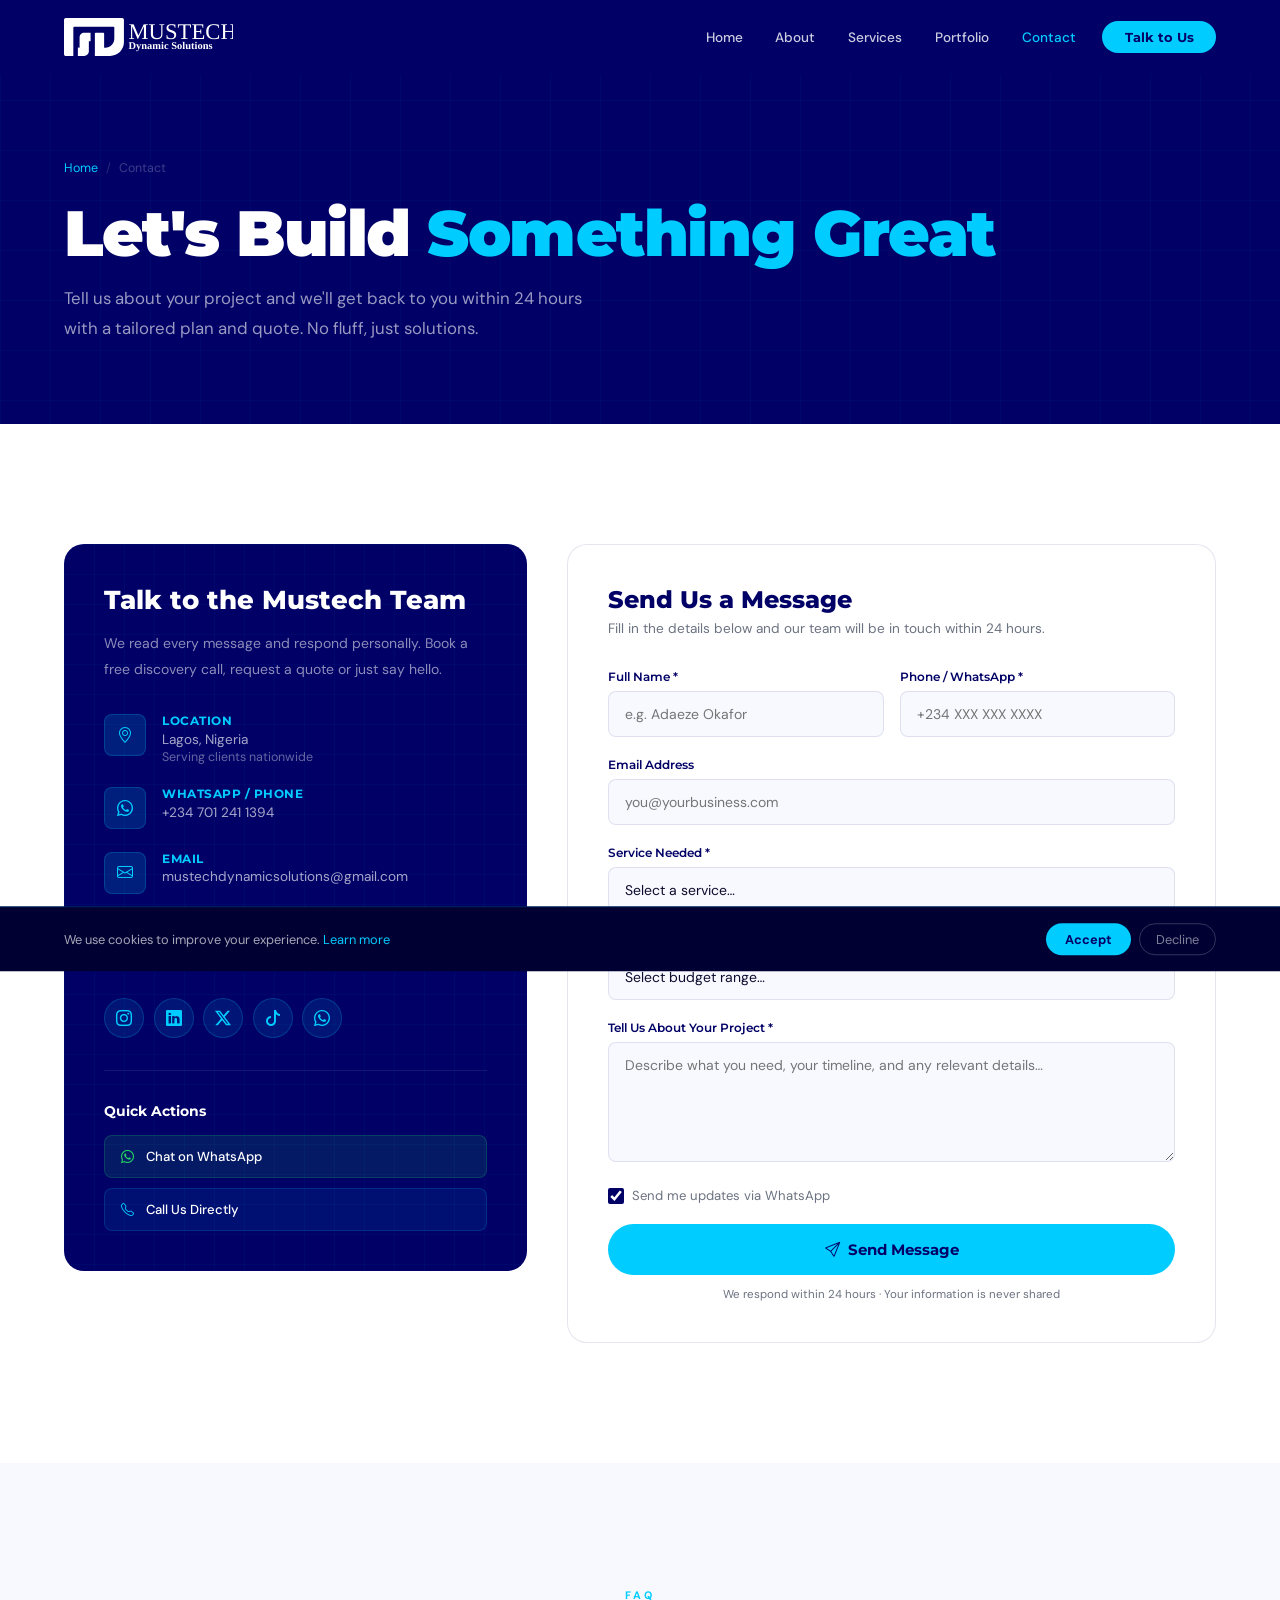
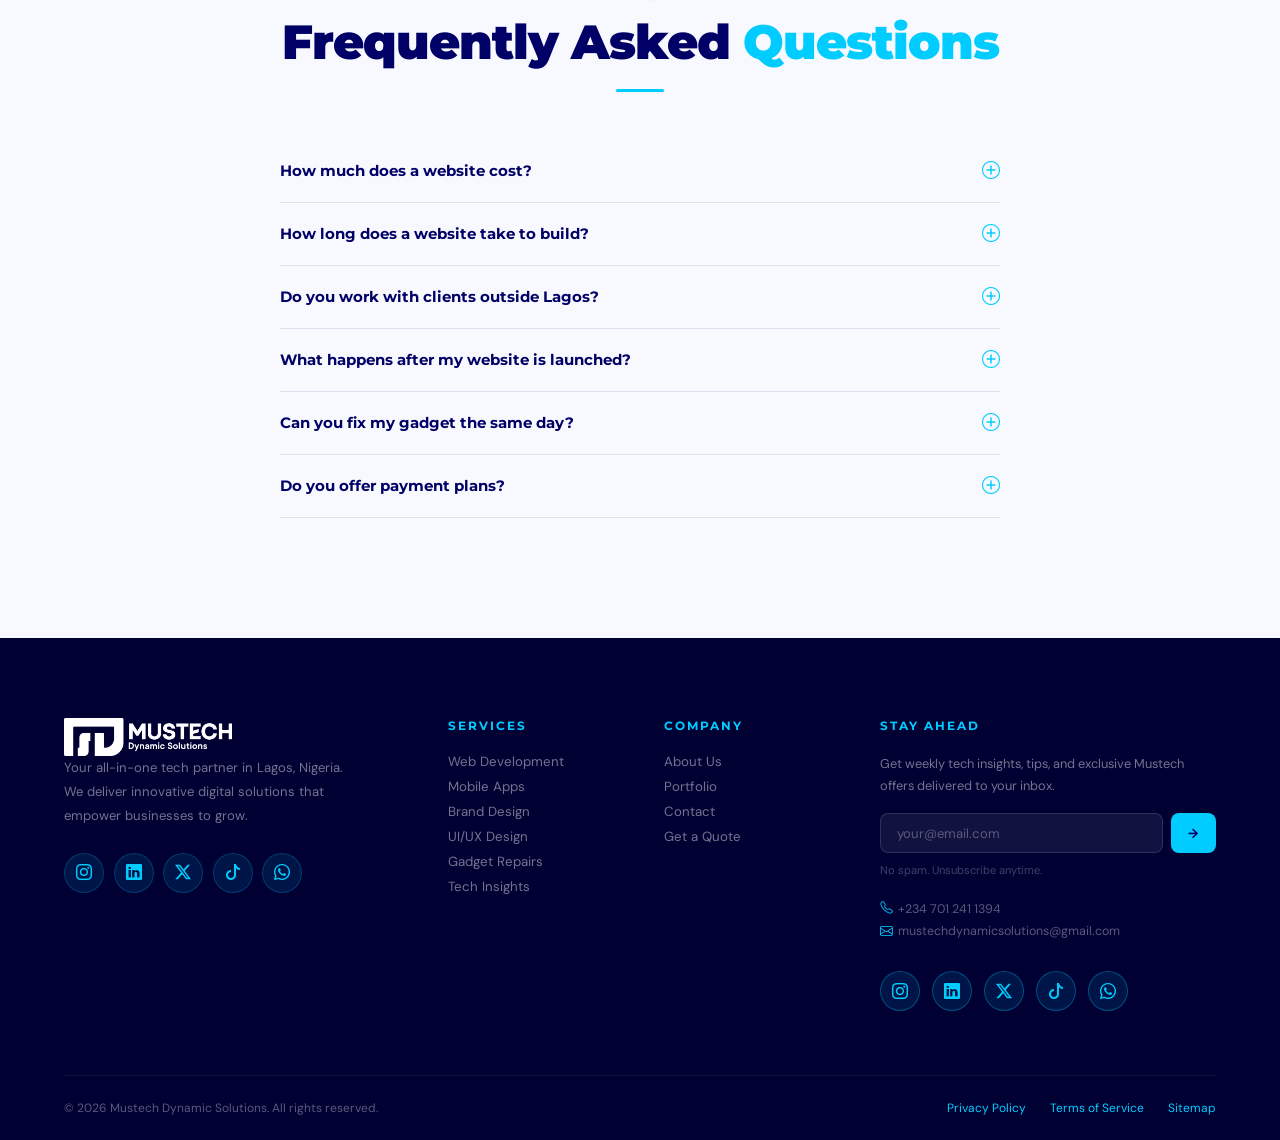
<file: contact.html>
<!DOCTYPE html>
<html lang="en">
<head>
  <meta charset="UTF-8">
  <meta name="viewport" content="width=device-width, initial-scale=1.0">
  <meta name="description" content="Contact Mustech Dynamic Solutions — Get a free quote, book a consultation or reach us for gadget repairs in Lagos.">
  <title>Contact — Mustech Dynamic Solutions</title>
  <link rel="shortcut icon" href="assets/Logo.SVG/Icon_Wordmark.svg" type="image/x-icon">
  <link rel="preconnect" href="https://fonts.googleapis.com">
  <link href="https://fonts.googleapis.com/css2?family=Montserrat:wght@400;600;700;800;900&family=DM+Sans:wght@300;400;500&display=swap" rel="stylesheet">
  <link href="https://cdn.jsdelivr.net/npm/bootstrap-icons@1.11.3/font/bootstrap-icons.min.css" rel="stylesheet">
  <link rel="stylesheet" href="css/style.css">
  <link rel="stylesheet" href="css/animations.css">
</head>
<body>
<div id="nav-placeholder"></div>

<!-- PAGE HERO -->
<section class="page-hero">
  <div class="container">
    <div class="breadcrumb-nav"><a href="index.html">Home</a><span>/</span><span style="color:rgba(255,255,255,.6);">Contact</span></div>
    <h1>Let's Build <span>Something Great</span></h1>
    <p>Tell us about your project and we'll get back to you within 24 hours with a tailored plan and quote. No fluff, just solutions.</p>
  </div>
</section>

<!-- CONTACT BODY -->
<section class="section">
  <div class="container">
    <div class="row row-5-7" style="align-items:start; gap: 2.5rem;">

      <!-- LEFT — Info -->
      <div class="reveal-left">
        <div class="contact-card-info">
          <h3>Talk to the Mustech Team</h3>
          <p>We read every message and respond personally. Book a free discovery call, request a quote or just say hello.</p>

          <div class="contact-info-row">
            <div class="contact-icon-box"><i class="bi bi-geo-alt"></i></div>
            <div>
              <h6>Location</h6>
              <p>Lagos, Nigeria<br><span style="font-size:.78rem;color:rgba(255,255,255,.4);">Serving clients nationwide</span></p>
            </div>
          </div>
          <div class="contact-info-row">
            <div class="contact-icon-box"><i class="bi bi-whatsapp"></i></div>
            <div>
              <h6>WhatsApp / Phone</h6>
              <p><a href="https://wa.me/2347012411394" style="color:rgba(255,255,255,.65);">+234 701 241 1394</a></p>
            </div>
          </div>
          <div class="contact-info-row">
            <div class="contact-icon-box"><i class="bi bi-envelope"></i></div>
            <div>
              <h6>Email</h6>
              <p><a href="mailto:mustech_solution@gmail.com" style="color:rgba(255,255,255,.65);">mustechdynamicsolutions@gmail.com</a></p>
            </div>
          </div>
          <div class="contact-info-row">
            <div class="contact-icon-box"><i class="bi bi-clock"></i></div>
            <div>
              <h6>Working Hours</h6>
              <p>Monday – Saturday<br><span style="font-size:.78rem;color:rgba(255,255,255,.4);">9:00am – 7:00pm WAT</span></p>
            </div>
          </div>

          <div class="social-row">
            <a href="#" class="social-icon" aria-label="Instagram"><i class="bi bi-instagram"></i></a>
            <a href="#" class="social-icon" aria-label="LinkedIn"><i class="bi bi-linkedin"></i></a>
            <a href="#" class="social-icon" aria-label="Twitter"><i class="bi bi-twitter-x"></i></a>
            <a href="#" class="social-icon" aria-label="TikTok"><i class="bi bi-tiktok"></i></a>
            <a href="https://wa.me/2347012411394" class="social-icon" aria-label="WhatsApp"><i class="bi bi-whatsapp"></i></a>
          </div>

          <!-- Quick actions -->
          <div style="margin-top:2rem;padding-top:2rem;border-top:1px solid rgba(255,255,255,.08);">
            <p style="font-family:var(--font-head);font-weight:700;color:#fff;font-size:.85rem;margin-bottom:1rem;">Quick Actions</p>
            <div style="display:flex;flex-direction:column;gap:.6rem;">
              <a href="https://wa.me/2347012411394?text=Hi%20Mustech!%20I'd%20like%20to%20get%20a%20quote%20for%20a%20website." target="_blank" rel="noopener" style="display:flex;align-items:center;gap:.75rem;background:rgba(37,211,102,.12);border:1px solid rgba(37,211,102,.2);border-radius:var(--radius-sm);padding:.75rem 1rem;color:#fff;font-size:.82rem;font-weight:500;transition:all .2s;">
                <i class="bi bi-whatsapp" style="color:#25D366;"></i> Chat on WhatsApp
              </a>
              <a href="tel:+2347012411394" style="display:flex;align-items:center;gap:.75rem;background:rgba(0,204,255,.08);border:1px solid rgba(0,204,255,.15);border-radius:var(--radius-sm);padding:.75rem 1rem;color:#fff;font-size:.82rem;font-weight:500;transition:all .2s;">
                <i class="bi bi-telephone" style="color:var(--electric);"></i> Call Us Directly
              </a>
            </div>
          </div>
        </div>
      </div>

      <!-- RIGHT — Form -->
      <div class="reveal-right">
        <div class="contact-form-wrap">
          <h3>Send Us a Message</h3>
          <p>Fill in the details below and our team will be in touch within 24 hours.</p>

          <div id="form-wrap">
            <form id="contact-form" novalidate>
              <div class="form-row">
                <div class="form-group">
                  <label class="form-label" for="fname">Full Name *</label>
                  <input class="form-input" id="fname" type="text" placeholder="e.g. Adaeze Okafor" required>
                </div>
                <div class="form-group">
                  <label class="form-label" for="fphone">Phone / WhatsApp *</label>
                  <input class="form-input" id="fphone" type="tel" placeholder="+234 XXX XXX XXXX" required>
                </div>
              </div>

              <div class="form-group">
                <label class="form-label" for="femail">Email Address</label>
                <input class="form-input" id="femail" type="email" placeholder="you@yourbusiness.com">
              </div>

              <div class="form-group">
                <label class="form-label" for="fservice">Service Needed *</label>
                <select class="form-select-custom" id="fservice" required>
                  <option value="">Select a service…</option>
                  <option>Web Development</option>
                  <option>Mobile App Development</option>
                  <option>Brand &amp; Graphic Design</option>
                  <option>UI/UX Design</option>
                  <option>Gadget Repair</option>
                  <option>Multiple Services</option>
                  <option>Not sure — need advice</option>
                </select>
              </div>

              <div class="form-group">
                <label class="form-label" for="fbudget">Budget Range</label>
                <select class="form-select-custom" id="fbudget">
                  <option value="">Select budget range…</option>
                  <option>Under ₦80,000</option>
                  <option>₦80,000 – ₦200,000</option>
                  <option>₦200,000 – ₦500,000</option>
                  <option>₦500,000 – ₦1,000,000</option>
                  <option>₦1,000,000+</option>
                </select>
              </div>

              <div class="form-group">
                <label class="form-label" for="fmsg">Tell Us About Your Project *</label>
                <textarea class="form-textarea" id="fmsg" placeholder="Describe what you need, your timeline, and any relevant details…" required></textarea>
              </div>

              <div class="form-group" style="display:flex;align-items:center;gap:8px;">
                <input type="checkbox" id="fwa" checked style="width:16px;height:16px;accent-color:var(--navy);">
                <label class="form-check-label" for="fwa">Send me updates via WhatsApp</label>
              </div>

              <button type="submit" class="form-submit-btn">
                <i class="bi bi-send"></i> Send Message
              </button>

              <p style="font-size:.72rem;color:var(--text-muted);text-align:center;margin-top:.75rem;">
                We respond within 24 hours · Your information is never shared
              </p>
            </form>
          </div>

          <div class="form-success" id="form-success">
            <div class="success-icon"><i class="bi bi-check-lg"></i></div>
            <h5 style="font-family:var(--font-head);color:var(--navy);font-weight:800;margin-bottom:.5rem;">Message Sent!</h5>
            <p style="color:var(--text-muted);font-size:.875rem;">We'll be in touch within 24 hours. Check your WhatsApp and email.<br>Thank you for choosing Mustech. 🔵</p>
          </div>
        </div>
      </div>

    </div>
  </div>
</section>

<!-- FAQ -->
<section class="section bg-off-white">
  <div class="container">
    <div class="text-center mb-5 reveal-up">
      <span class="section-eyebrow">FAQ</span>
      <h2 class="section-title">Frequently Asked <span class="accent">Questions</span></h2>
      <div class="section-divider center"></div>
    </div>
    <div style="max-width:720px;margin:0 auto;" class="reveal-up">
      <div id="faq-list"></div>
    </div>
  </div>
</section>

<div id="footer-placeholder"></div>
<script src="js/components.js"></script>
<script src="js/main.js"></script>
<script>
// FAQ accordion
const faqs = [
  { q: 'How much does a website cost?', a: 'Our starter websites begin at ₦80,000 for a 5-page responsive site. E-commerce stores start at ₦200,000 and complex web applications from ₦500,000+. We always provide a detailed quote after a free discovery call.' },
  { q: 'How long does a website take to build?', a: 'Starter websites: 2–3 weeks. E-commerce: 4–6 weeks. Mobile apps: 6–12 weeks. Timeline depends on scope, content availability and revision rounds. We give you a clear schedule from day one.' },
  { q: 'Do you work with clients outside Lagos?', a: 'Yes! We work with clients across Nigeria and internationally. All communication can be handled via WhatsApp, email and video calls. We deliver remotely for most services.' },
  { q: 'What happens after my website is launched?', a: 'Every project includes 30 days of free post-launch support. After that, we offer monthly maintenance packages. We\'re also available for ad-hoc updates at any time.' },
  { q: 'Can you fix my gadget the same day?', a: 'Many repairs are completed same-day, especially screen replacements and battery repairs. We offer free diagnostics first — you approve the quote before we start work.' },
  { q: 'Do you offer payment plans?', a: 'Yes. For projects above ₦200,000 we offer a 70% deposit / 30% on delivery structure. We can discuss flexible arrangements for larger projects.' },
];

const list = document.getElementById('faq-list');
if (list) {
  list.innerHTML = faqs.map((f, i) => `
    <div style="border-bottom:1px solid rgba(0,0,102,.1);padding:1.25rem 0;">
      <button onclick="toggleFaq(${i})" style="width:100%;display:flex;justify-content:space-between;align-items:center;background:none;border:none;cursor:pointer;text-align:left;gap:1rem;">
        <span style="font-family:var(--font-head);font-size:.95rem;font-weight:700;color:var(--navy);">${f.q}</span>
        <i class="bi bi-plus-circle" id="faq-icon-${i}" style="color:var(--electric);font-size:1.1rem;flex-shrink:0;transition:transform .2s;"></i>
      </button>
      <div id="faq-body-${i}" style="max-height:0;overflow:hidden;transition:max-height .3s ease,padding .3s ease;">
        <p style="font-size:.875rem;color:var(--text-muted);line-height:1.85;padding-top:.75rem;">${f.a}</p>
      </div>
    </div>
  `).join('');
}

function toggleFaq(i) {
  const body = document.getElementById(`faq-body-${i}`);
  const icon = document.getElementById(`faq-icon-${i}`);
  const isOpen = body.style.maxHeight !== '0px' && body.style.maxHeight !== '';
  // Close all
  faqs.forEach((_, j) => {
    document.getElementById(`faq-body-${j}`).style.maxHeight = '0px';
    document.getElementById(`faq-icon-${j}`).style.transform = '';
    document.getElementById(`faq-icon-${j}`).className = 'bi bi-plus-circle';
  });
  if (!isOpen) {
    body.style.maxHeight = body.scrollHeight + 'px';
    icon.style.transform = 'rotate(45deg)';
    icon.className = 'bi bi-x-circle';
  }
}
</script>
</body>
</html>
</file>
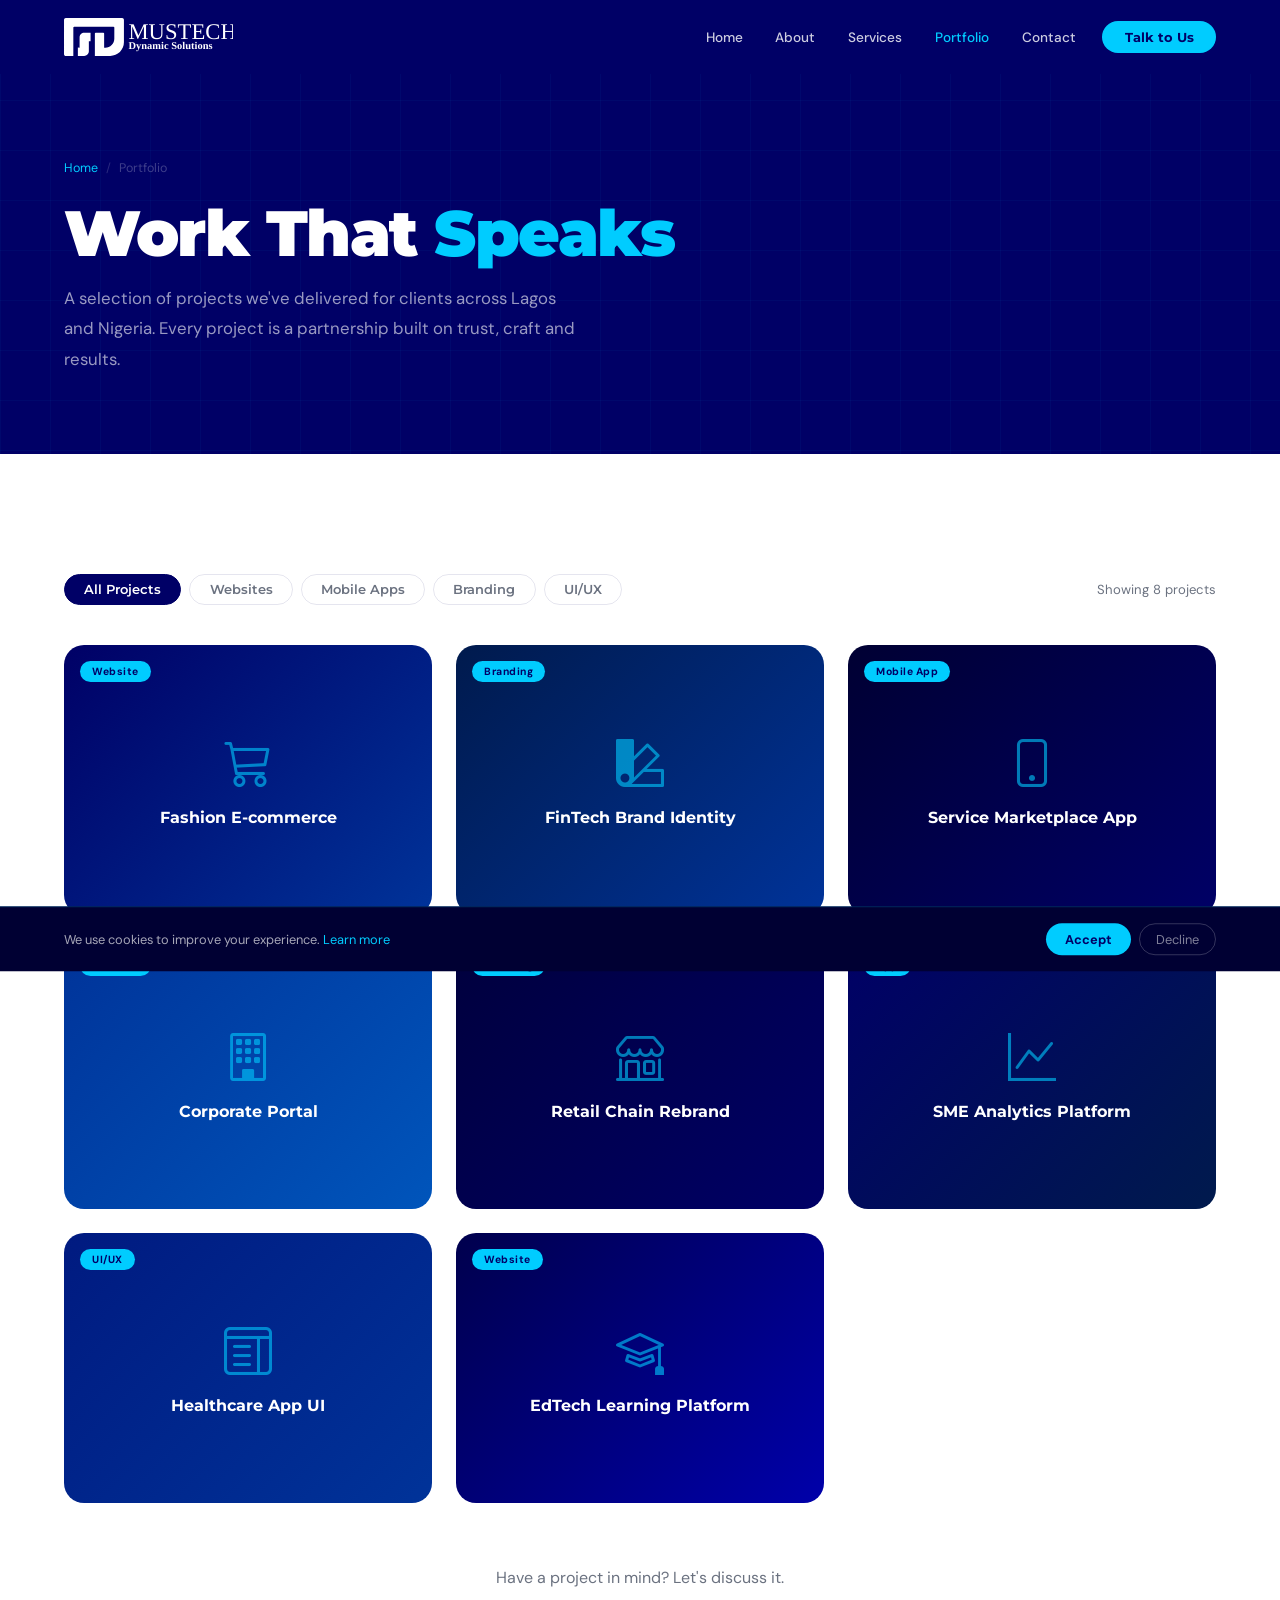
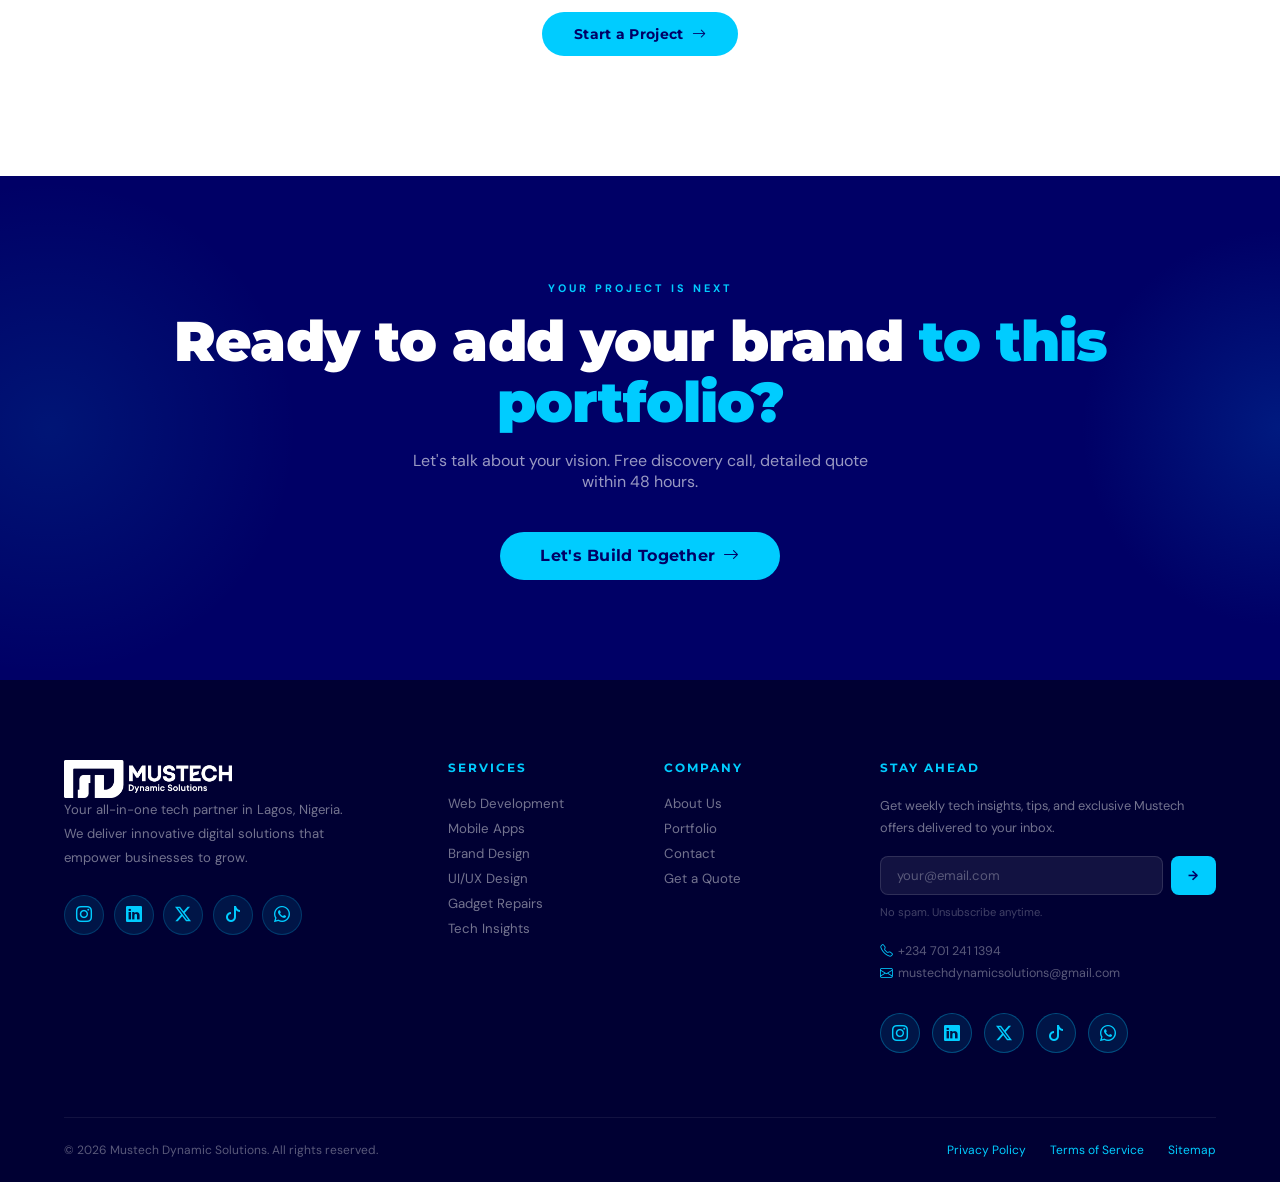
<file: portfolio.html>
<!DOCTYPE html>
<html lang="en">
<head>
  <meta charset="UTF-8">
  <meta name="viewport" content="width=device-width, initial-scale=1.0">
  <meta name="description" content="Mustech Dynamic Solutions Portfolio — Websites, mobile apps, branding and design projects.">
  <title>Portfolio — Mustech Dynamic Solutions</title>
  <link rel="icon" type="image/svg+xml" href="assets/favicon.svg">
  <link rel="preconnect" href="https://fonts.googleapis.com">
  <link href="https://fonts.googleapis.com/css2?family=Montserrat:wght@400;600;700;800;900&family=DM+Sans:wght@300;400;500&display=swap" rel="stylesheet">
  <link href="https://cdn.jsdelivr.net/npm/bootstrap-icons@1.11.3/font/bootstrap-icons.min.css" rel="stylesheet">
  <link rel="stylesheet" href="css/style.css">
  <link rel="stylesheet" href="css/animations.css">
</head>
<body>
<div id="nav-placeholder"></div>

<section class="page-hero">
  <div class="container">
    <div class="breadcrumb-nav"><a href="index.html">Home</a><span>/</span><span style="color:rgba(255,255,255,.6);">Portfolio</span></div>
    <h1>Work That <span>Speaks</span></h1>
    <p>A selection of projects we've delivered for clients across Lagos and Nigeria. Every project is a partnership built on trust, craft and results.</p>
  </div>
</section>

<section class="section">
  <div class="container">
    <div style="display:flex;justify-content:space-between;align-items:center;flex-wrap:wrap;gap:1rem;margin-bottom:2.5rem;" class="reveal-up">
      <div class="filter-bar">
        <button class="filter-pill active" data-filter="all">All Projects</button>
        <button class="filter-pill" data-filter="web">Websites</button>
        <button class="filter-pill" data-filter="app">Mobile Apps</button>
        <button class="filter-pill" data-filter="brand">Branding</button>
        <button class="filter-pill" data-filter="design">UI/UX</button>
      </div>
      <p style="font-size:.82rem;color:var(--text-muted);" id="project-count">Showing 8 projects</p>
    </div>

    <div class="portfolio-grid" id="portfolio-grid">
      <div class="portfolio-card reveal-up" data-cat="web">
        <div class="portfolio-thumb" style="background:linear-gradient(135deg,#000066,#003399);">
          <div class="portfolio-thumb-inner" style="flex-direction:column;gap:.75rem;">
            <i class="bi bi-cart3" style="font-size:3rem;color:rgba(0,204,255,.6);"></i>
            <span style="font-family:var(--font-head);font-weight:700;color:#fff;">Fashion E-commerce</span>
          </div>
        </div>
        <span class="portfolio-tag">Website</span>
        <div class="portfolio-overlay">
          <h5>Lagos Fashion House</h5>
          <p>E-commerce + brand identity · 3 weeks delivery</p>
          <span class="view-link" style="cursor:default;"><i class="bi bi-check-circle"></i> Delivered</span>
        </div>
      </div>

      <div class="portfolio-card reveal-up delay-2" data-cat="brand">
        <div class="portfolio-thumb" style="background:linear-gradient(135deg,#001a4d,#003399);">
          <div class="portfolio-thumb-inner" style="flex-direction:column;gap:.75rem;">
            <i class="bi bi-palette2" style="font-size:3rem;color:rgba(0,204,255,.6);"></i>
            <span style="font-family:var(--font-head);font-weight:700;color:#fff;">FinTech Brand Identity</span>
          </div>
        </div>
        <span class="portfolio-tag">Branding</span>
        <div class="portfolio-overlay">
          <h5>FinTech Startup</h5>
          <p>Logo · Brand guide · Social media kit</p>
          <span class="view-link" style="cursor:default;"><i class="bi bi-check-circle"></i> Delivered</span>
        </div>
      </div>

      <div class="portfolio-card reveal-up delay-3" data-cat="app">
        <div class="portfolio-thumb" style="background:linear-gradient(135deg,#000033,#000066);">
          <div class="portfolio-thumb-inner" style="flex-direction:column;gap:.75rem;">
            <i class="bi bi-phone" style="font-size:3rem;color:rgba(0,204,255,.6);"></i>
            <span style="font-family:var(--font-head);font-weight:700;color:#fff;">Service Marketplace App</span>
          </div>
        </div>
        <span class="portfolio-tag">Mobile App</span>
        <div class="portfolio-overlay">
          <h5>Lagos Gig Marketplace</h5>
          <p>Full-stack iOS + Android · 8 weeks</p>
          <span class="view-link" style="cursor:default;"><i class="bi bi-check-circle"></i> Delivered</span>
        </div>
      </div>

      <div class="portfolio-card reveal-up" data-cat="web">
        <div class="portfolio-thumb" style="background:linear-gradient(135deg,#003399,#0055bb);">
          <div class="portfolio-thumb-inner" style="flex-direction:column;gap:.75rem;">
            <i class="bi bi-building" style="font-size:3rem;color:rgba(0,204,255,.6);"></i>
            <span style="font-family:var(--font-head);font-weight:700;color:#fff;">Corporate Portal</span>
          </div>
        </div>
        <span class="portfolio-tag">Website</span>
        <div class="portfolio-overlay">
          <h5>Consulting Group</h5>
          <p>Corporate site + client dashboard</p>
          <span class="view-link" style="cursor:default;"><i class="bi bi-check-circle"></i> Delivered</span>
        </div>
      </div>

      <div class="portfolio-card reveal-up delay-2" data-cat="brand">
        <div class="portfolio-thumb" style="background:linear-gradient(135deg,#00003d,#000066);">
          <div class="portfolio-thumb-inner" style="flex-direction:column;gap:.75rem;">
            <i class="bi bi-shop" style="font-size:3rem;color:rgba(0,204,255,.6);"></i>
            <span style="font-family:var(--font-head);font-weight:700;color:#fff;">Retail Chain Rebrand</span>
          </div>
        </div>
        <span class="portfolio-tag">Branding</span>
        <div class="portfolio-overlay">
          <h5>Multi-location Retail</h5>
          <p>Complete visual rebrand · 5 locations</p>
          <span class="view-link" style="cursor:default;"><i class="bi bi-check-circle"></i> Delivered</span>
        </div>
      </div>

      <div class="portfolio-card reveal-up delay-3" data-cat="app">
        <div class="portfolio-thumb" style="background:linear-gradient(135deg,#000066,#001a4d);">
          <div class="portfolio-thumb-inner" style="flex-direction:column;gap:.75rem;">
            <i class="bi bi-graph-up" style="font-size:3rem;color:rgba(0,204,255,.6);"></i>
            <span style="font-family:var(--font-head);font-weight:700;color:#fff;">SME Analytics Platform</span>
          </div>
        </div>
        <span class="portfolio-tag">App</span>
        <div class="portfolio-overlay">
          <h5>Analytics Dashboard</h5>
          <p>Real-time SaaS platform for retailers</p>
          <span class="view-link" style="cursor:default;"><i class="bi bi-check-circle"></i> Delivered</span>
        </div>
      </div>

      <div class="portfolio-card reveal-up" data-cat="design">
        <div class="portfolio-thumb" style="background:linear-gradient(135deg,#001a80,#003399);">
          <div class="portfolio-thumb-inner" style="flex-direction:column;gap:.75rem;">
            <i class="bi bi-layout-text-window" style="font-size:3rem;color:rgba(0,204,255,.6);"></i>
            <span style="font-family:var(--font-head);font-weight:700;color:#fff;">Healthcare App UI</span>
          </div>
        </div>
        <span class="portfolio-tag">UI/UX</span>
        <div class="portfolio-overlay">
          <h5>MedConnect App</h5>
          <p>Patient-doctor booking app UI design</p>
          <span class="view-link" style="cursor:default;"><i class="bi bi-check-circle"></i> Delivered</span>
        </div>
      </div>

      <div class="portfolio-card reveal-up delay-2" data-cat="web">
        <div class="portfolio-thumb" style="background:linear-gradient(135deg,#00004d,#0000aa);">
          <div class="portfolio-thumb-inner" style="flex-direction:column;gap:.75rem;">
            <i class="bi bi-mortarboard" style="font-size:3rem;color:rgba(0,204,255,.6);"></i>
            <span style="font-family:var(--font-head);font-weight:700;color:#fff;">EdTech Learning Platform</span>
          </div>
        </div>
        <span class="portfolio-tag">Website</span>
        <div class="portfolio-overlay">
          <h5>EduNaija Platform</h5>
          <p>Online learning portal with video courses</p>
          <span class="view-link" style="cursor:default;"><i class="bi bi-check-circle"></i> Delivered</span>
        </div>
      </div>
    </div>

    <div class="text-center" style="margin-top:4rem;" class="reveal-up">
      <p style="color:var(--text-muted);margin-bottom:1.5rem;">Have a project in mind? Let's discuss it.</p>
      <a href="contact.html" class="btn-primary">Start a Project <i class="bi bi-arrow-right"></i></a>
    </div>
  </div>
</section>

<!-- CTA -->
<section id="cta">
  <div class="cta-glow-left"></div><div class="cta-glow-right"></div>
  <div class="container text-center" style="position:relative;z-index:1;">
    <div class="reveal-up">
      <span class="section-eyebrow" style="display:inline-block;margin-bottom:1rem;">Your Project Is Next</span>
      <h2 style="margin-bottom:1rem;">Ready to add your brand <span>to this portfolio?</span></h2>
      <p style="color:rgba(255,255,255,.6);max-width:480px;margin:0 auto 2.5rem;">Let's talk about your vision. Free discovery call, detailed quote within 48 hours.</p>
      <a href="contact.html" class="btn-primary" style="font-size:1rem;padding:.9rem 2.5rem;">Let's Build Together <i class="bi bi-arrow-right"></i></a>
    </div>
  </div>
</section>

<div id="footer-placeholder"></div>
<script src="js/components.js"></script>
<script src="js/main.js"></script>
<script>
// Update project count on filter
document.querySelectorAll('.filter-pill').forEach(btn => {
  btn.addEventListener('click', function () {
    const filter = this.dataset.filter;
    const cards = document.querySelectorAll('.portfolio-card');
    let count = 0;
    cards.forEach(c => { if (filter === 'all' || c.dataset.cat === filter) count++; });
    setTimeout(() => {
      document.getElementById('project-count').textContent =
        `Showing ${count} project${count !== 1 ? 's' : ''}`;
    }, 350);
  });
});
</script>
</body>
</html>
</file>
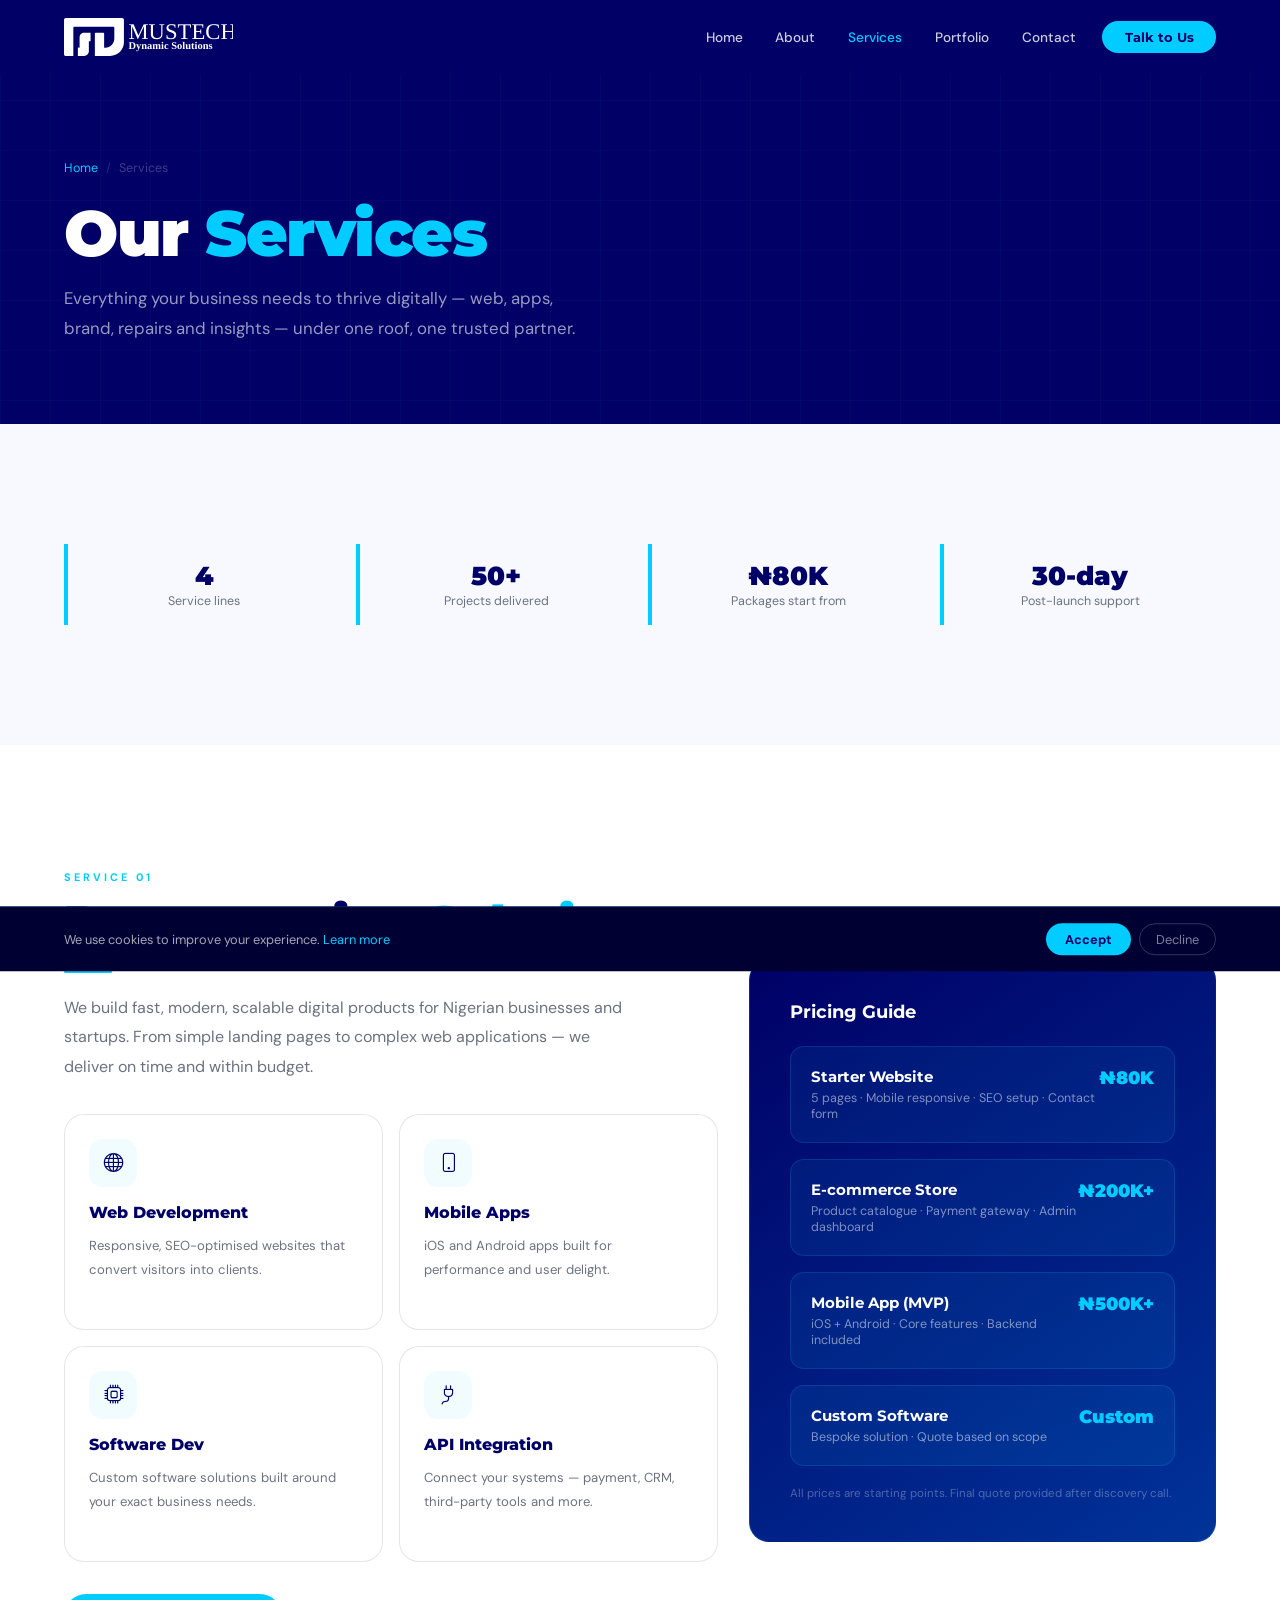
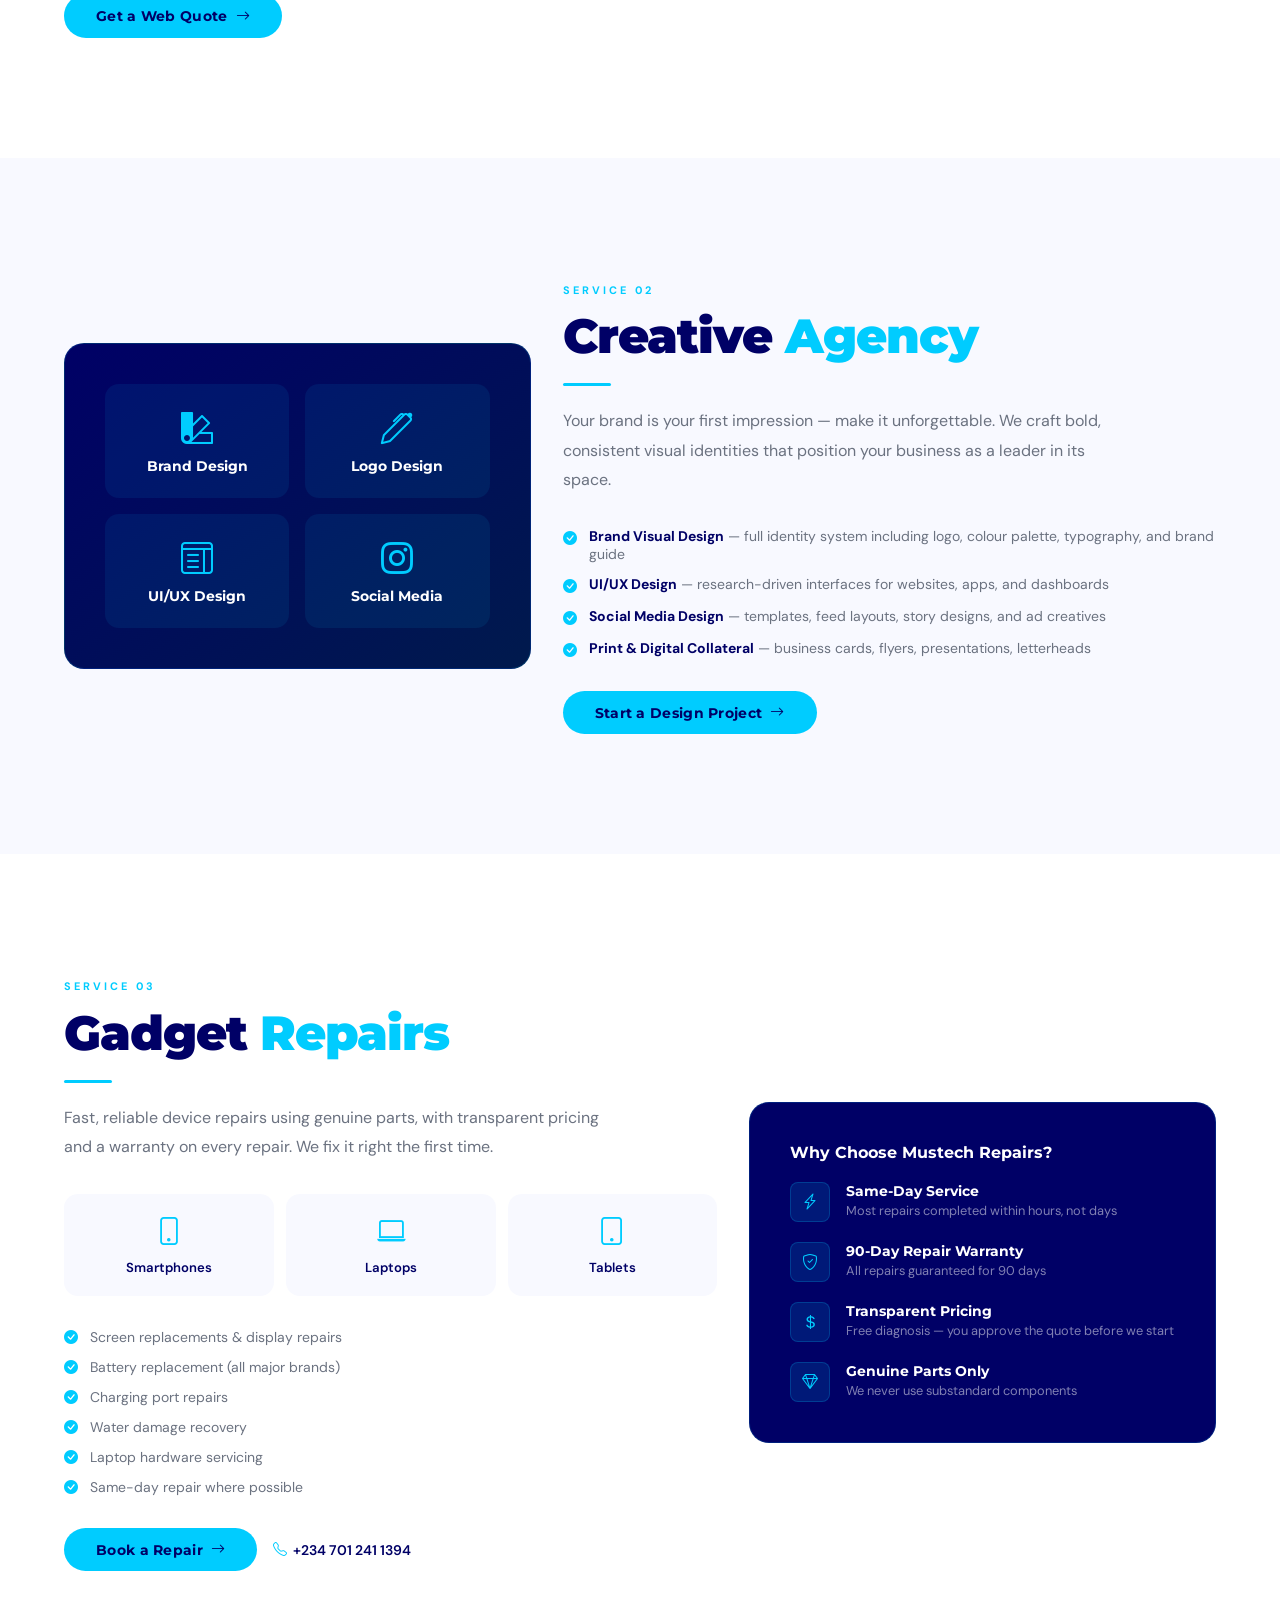
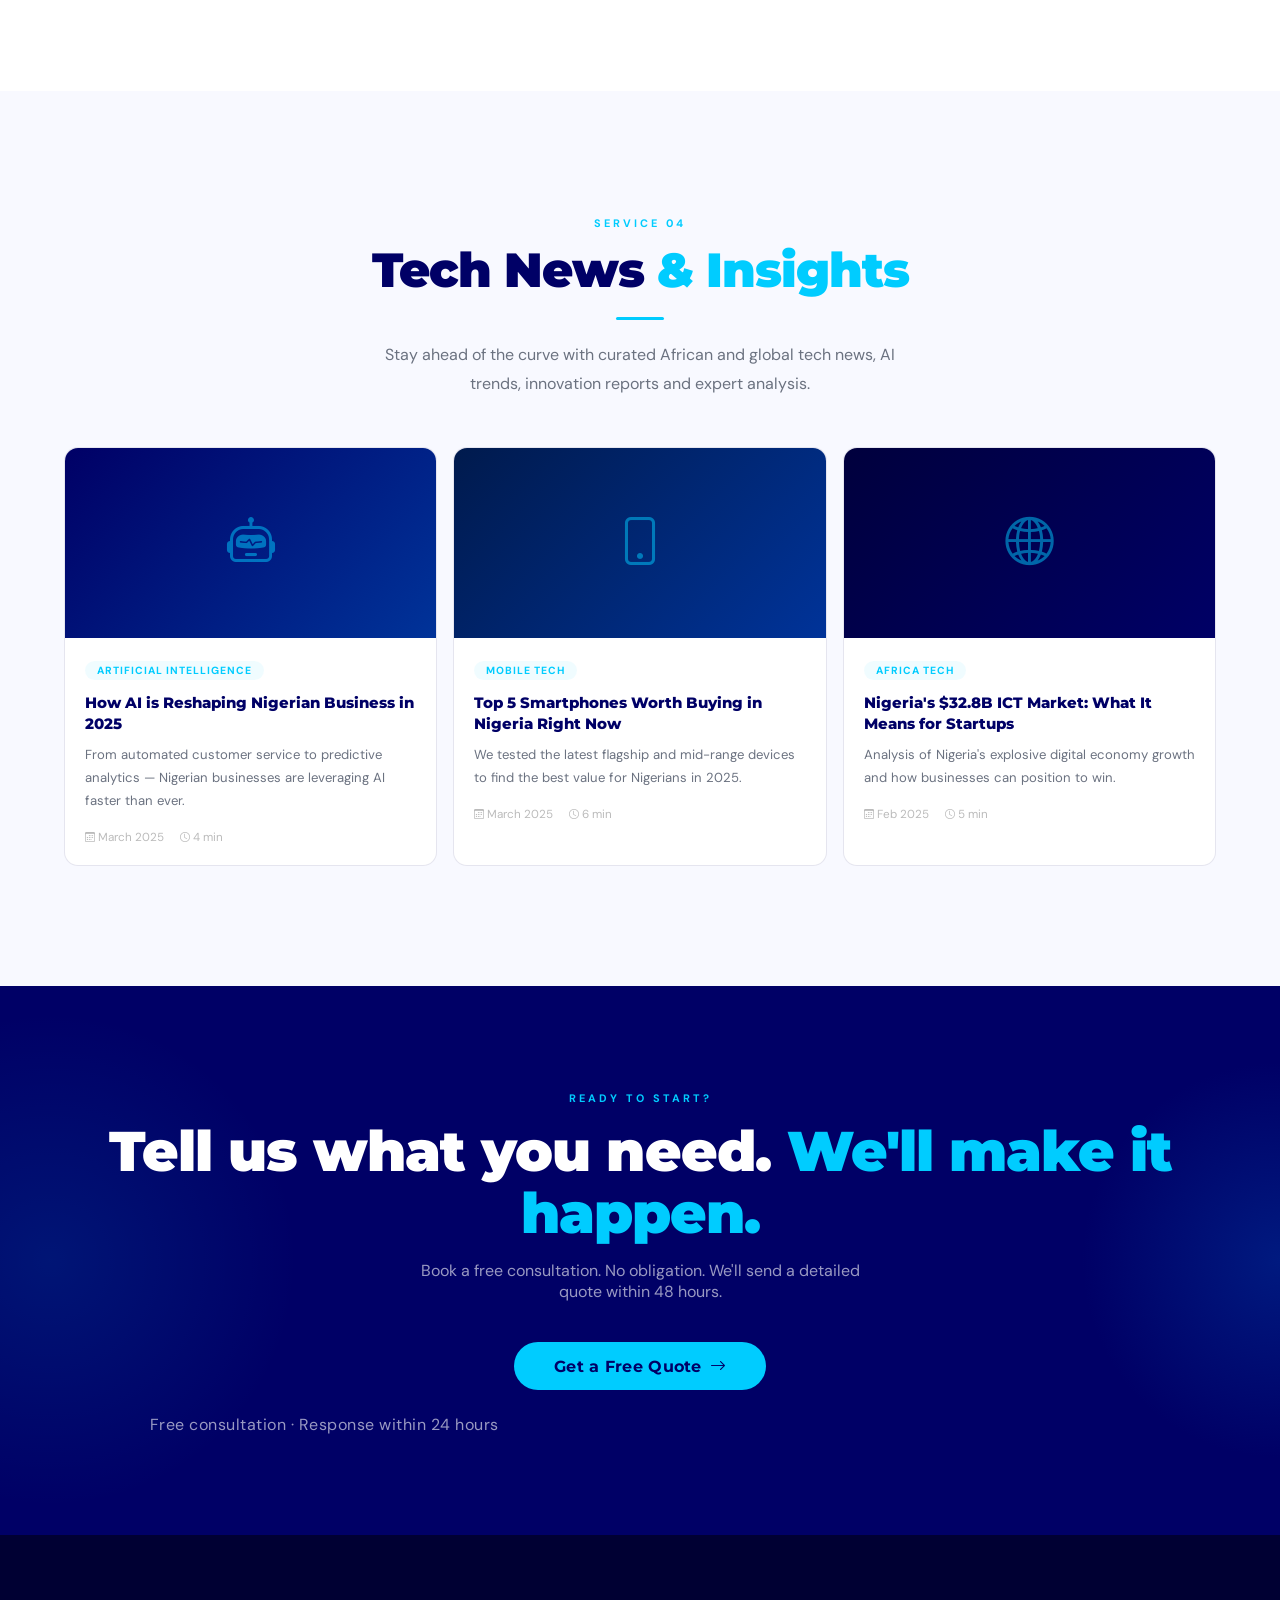
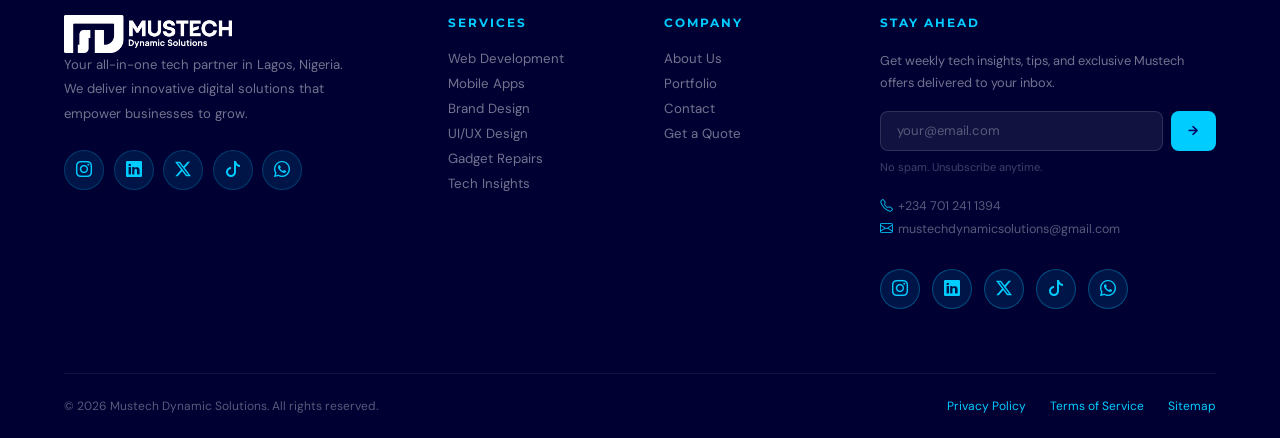
<file: services.html>
<!DOCTYPE html>
<html lang="en">
<head>
  <meta charset="UTF-8">
  <meta name="viewport" content="width=device-width, initial-scale=1.0">
  <meta name="description" content="Mustech Dynamic Solutions Services — Web development, mobile apps, brand design, gadget repairs and tech insights in Lagos, Nigeria.">
  <title>Services — Mustech Dynamic Solutions</title>
  <link rel="icon" type="image/svg+xml" href="assets/favicon.svg">
  <link rel="preconnect" href="https://fonts.googleapis.com">
  <link href="https://fonts.googleapis.com/css2?family=Montserrat:wght@400;600;700;800;900&family=DM+Sans:wght@300;400;500&display=swap" rel="stylesheet">
  <link href="https://cdn.jsdelivr.net/npm/bootstrap-icons@1.11.3/font/bootstrap-icons.min.css" rel="stylesheet">
  <link rel="stylesheet" href="css/style.css">
  <link rel="stylesheet" href="css/animations.css">
</head>
<body>

<div id="nav-placeholder"></div>

<!-- PAGE HERO -->
<section class="page-hero">
  <div class="container">
    <div class="breadcrumb-nav">
      <a href="index.html">Home</a>
      <span>/</span>
      <span style="color:rgba(255,255,255,.6);">Services</span>
    </div>
    <h1>Our <span>Services</span></h1>
    <p>Everything your business needs to thrive digitally — web, apps, brand, repairs and insights — under one roof, one trusted partner.</p>
  </div>
</section>

<!-- SERVICES OVERVIEW STATS -->
<section class="section bg-off-white">
  <div class="container">
    <div class="grid-4 reveal-up">
      <div class="mini-stat text-center" style="text-align:center;">
        <h5 data-count="4">0</h5>
        <p>Service lines</p>
      </div>
      <div class="mini-stat text-center">
        <h5 data-count="50" data-suffix="+">0</h5>
        <p>Projects delivered</p>
      </div>
      <div class="mini-stat text-center">
        <h5>₦80K</h5>
        <p>Packages start from</p>
      </div>
      <div class="mini-stat text-center">
        <h5>30-day</h5>
        <p>Post-launch support</p>
      </div>
    </div>
  </div>
</section>

<!-- PROGRAMMING SOLUTIONS -->
<section id="programming" class="section">
  <div class="container">
    <div class="row row-7-5" style="align-items:center;">
      <div class="reveal-left">
        <span class="section-eyebrow">Service 01</span>
        <h2 class="section-title">Programming <span class="accent">Solutions</span></h2>
        <div class="section-divider"></div>
        <p class="section-lead mb-4">We build fast, modern, scalable digital products for Nigerian businesses and startups. From simple landing pages to complex web applications — we deliver on time and within budget.</p>

        <div class="grid-2">
          <div class="svc-card" style="padding:1.5rem;">
            <div class="svc-icon-wrap" style="width:48px;height:48px;margin-bottom:1rem;"><i class="bi bi-globe" style="font-size:1.2rem;"></i></div>
            <h4 style="font-size:1rem;">Web Development</h4>
            <p style="font-size:0.82rem;">Responsive, SEO-optimised websites that convert visitors into clients.</p>
          </div>
          <div class="svc-card" style="padding:1.5rem;">
            <div class="svc-icon-wrap" style="width:48px;height:48px;margin-bottom:1rem;"><i class="bi bi-phone" style="font-size:1.2rem;"></i></div>
            <h4 style="font-size:1rem;">Mobile Apps</h4>
            <p style="font-size:0.82rem;">iOS and Android apps built for performance and user delight.</p>
          </div>
          <div class="svc-card" style="padding:1.5rem;">
            <div class="svc-icon-wrap" style="width:48px;height:48px;margin-bottom:1rem;"><i class="bi bi-cpu" style="font-size:1.2rem;"></i></div>
            <h4 style="font-size:1rem;">Software Dev</h4>
            <p style="font-size:0.82rem;">Custom software solutions built around your exact business needs.</p>
          </div>
          <div class="svc-card" style="padding:1.5rem;">
            <div class="svc-icon-wrap" style="width:48px;height:48px;margin-bottom:1rem;"><i class="bi bi-plug" style="font-size:1.2rem;"></i></div>
            <h4 style="font-size:1rem;">API Integration</h4>
            <p style="font-size:0.82rem;">Connect your systems — payment, CRM, third-party tools and more.</p>
          </div>
        </div>

        <div style="margin-top:2rem;">
          <a href="contact.html" class="btn-primary">Get a Web Quote <i class="bi bi-arrow-right"></i></a>
        </div>
      </div>

      <div class="reveal-right">
        <div style="background:linear-gradient(145deg,var(--navy),var(--navy-light));border-radius:var(--radius-lg);padding:2.5rem;border:1px solid rgba(0,204,255,.15);">
          <p style="font-family:var(--font-head);font-size:1.1rem;font-weight:700;color:#fff;margin-bottom:1.5rem;">Pricing Guide</p>
          <div style="display:flex;flex-direction:column;gap:1rem;">
            <div style="background:rgba(0,204,255,.07);border:1px solid rgba(0,204,255,.15);border-radius:var(--radius-md);padding:1.25rem;">
              <div style="display:flex;justify-content:space-between;align-items:flex-start;">
                <div>
                  <p style="font-family:var(--font-head);font-weight:700;color:#fff;font-size:.95rem;">Starter Website</p>
                  <p style="font-size:.78rem;color:rgba(255,255,255,.5);margin-top:4px;">5 pages · Mobile responsive · SEO setup · Contact form</p>
                </div>
                <p style="font-family:var(--font-head);font-weight:900;color:var(--electric);font-size:1.1rem;white-space:nowrap;">₦80K</p>
              </div>
            </div>
            <div style="background:rgba(0,204,255,.07);border:1px solid rgba(0,204,255,.15);border-radius:var(--radius-md);padding:1.25rem;">
              <div style="display:flex;justify-content:space-between;align-items:flex-start;">
                <div>
                  <p style="font-family:var(--font-head);font-weight:700;color:#fff;font-size:.95rem;">E-commerce Store</p>
                  <p style="font-size:.78rem;color:rgba(255,255,255,.5);margin-top:4px;">Product catalogue · Payment gateway · Admin dashboard</p>
                </div>
                <p style="font-family:var(--font-head);font-weight:900;color:var(--electric);font-size:1.1rem;white-space:nowrap;">₦200K+</p>
              </div>
            </div>
            <div style="background:rgba(0,204,255,.07);border:1px solid rgba(0,204,255,.15);border-radius:var(--radius-md);padding:1.25rem;">
              <div style="display:flex;justify-content:space-between;align-items:flex-start;">
                <div>
                  <p style="font-family:var(--font-head);font-weight:700;color:#fff;font-size:.95rem;">Mobile App (MVP)</p>
                  <p style="font-size:.78rem;color:rgba(255,255,255,.5);margin-top:4px;">iOS + Android · Core features · Backend included</p>
                </div>
                <p style="font-family:var(--font-head);font-weight:900;color:var(--electric);font-size:1.1rem;white-space:nowrap;">₦500K+</p>
              </div>
            </div>
            <div style="background:rgba(0,204,255,.07);border:1px solid rgba(0,204,255,.15);border-radius:var(--radius-md);padding:1.25rem;">
              <div style="display:flex;justify-content:space-between;align-items:flex-start;">
                <div>
                  <p style="font-family:var(--font-head);font-weight:700;color:#fff;font-size:.95rem;">Custom Software</p>
                  <p style="font-size:.78rem;color:rgba(255,255,255,.5);margin-top:4px;">Bespoke solution · Quote based on scope</p>
                </div>
                <p style="font-family:var(--font-head);font-weight:900;color:var(--electric);font-size:1.1rem;white-space:nowrap;">Custom</p>
              </div>
            </div>
          </div>
          <p style="font-size:.72rem;color:rgba(255,255,255,.3);margin-top:1.25rem;">All prices are starting points. Final quote provided after discovery call.</p>
        </div>
      </div>
    </div>
  </div>
</section>

<!-- CREATIVE AGENCY -->
<section id="creative" class="section bg-off-white">
  <div class="container">
    <div class="row row-5-7" style="align-items:center;">
      <div class="reveal-left">
        <div style="background:linear-gradient(145deg,var(--navy),#001a4d);border-radius:var(--radius-lg);padding:2.5rem;border:1px solid rgba(0,204,255,.15);text-align:center;">
          <div style="display:grid;grid-template-columns:1fr 1fr;gap:1rem;">
            <div style="background:rgba(0,204,255,.08);border-radius:var(--radius-md);padding:1.5rem;display:flex;flex-direction:column;align-items:center;gap:.5rem;">
              <i class="bi bi-palette2" style="font-size:2rem;color:var(--electric);"></i>
              <p style="font-family:var(--font-head);font-weight:700;color:#fff;font-size:.85rem;">Brand Design</p>
            </div>
            <div style="background:rgba(0,204,255,.08);border-radius:var(--radius-md);padding:1.5rem;display:flex;flex-direction:column;align-items:center;gap:.5rem;">
              <i class="bi bi-pen" style="font-size:2rem;color:var(--electric);"></i>
              <p style="font-family:var(--font-head);font-weight:700;color:#fff;font-size:.85rem;">Logo Design</p>
            </div>
            <div style="background:rgba(0,204,255,.08);border-radius:var(--radius-md);padding:1.5rem;display:flex;flex-direction:column;align-items:center;gap:.5rem;">
              <i class="bi bi-layout-text-window" style="font-size:2rem;color:var(--electric);"></i>
              <p style="font-family:var(--font-head);font-weight:700;color:#fff;font-size:.85rem;">UI/UX Design</p>
            </div>
            <div style="background:rgba(0,204,255,.08);border-radius:var(--radius-md);padding:1.5rem;display:flex;flex-direction:column;align-items:center;gap:.5rem;">
              <i class="bi bi-instagram" style="font-size:2rem;color:var(--electric);"></i>
              <p style="font-family:var(--font-head);font-weight:700;color:#fff;font-size:.85rem;">Social Media</p>
            </div>
          </div>
        </div>
      </div>
      <div class="reveal-right">
        <span class="section-eyebrow">Service 02</span>
        <h2 class="section-title">Creative <span class="accent">Agency</span></h2>
        <div class="section-divider"></div>
        <p class="section-lead mb-4">Your brand is your first impression — make it unforgettable. We craft bold, consistent visual identities that position your business as a leader in its space.</p>
        <ul style="display:flex;flex-direction:column;gap:.75rem;margin-bottom:2rem;">
          <li style="display:flex;align-items:flex-start;gap:.75rem;font-size:.875rem;color:var(--text-muted);"><i class="bi bi-check-circle-fill" style="color:var(--electric);margin-top:2px;flex-shrink:0;"></i><span><strong style="color:var(--navy);">Brand Visual Design</strong> — full identity system including logo, colour palette, typography, and brand guide</span></li>
          <li style="display:flex;align-items:flex-start;gap:.75rem;font-size:.875rem;color:var(--text-muted);"><i class="bi bi-check-circle-fill" style="color:var(--electric);margin-top:2px;flex-shrink:0;"></i><span><strong style="color:var(--navy);">UI/UX Design</strong> — research-driven interfaces for websites, apps, and dashboards</span></li>
          <li style="display:flex;align-items:flex-start;gap:.75rem;font-size:.875rem;color:var(--text-muted);"><i class="bi bi-check-circle-fill" style="color:var(--electric);margin-top:2px;flex-shrink:0;"></i><span><strong style="color:var(--navy);">Social Media Design</strong> — templates, feed layouts, story designs, and ad creatives</span></li>
          <li style="display:flex;align-items:flex-start;gap:.75rem;font-size:.875rem;color:var(--text-muted);"><i class="bi bi-check-circle-fill" style="color:var(--electric);margin-top:2px;flex-shrink:0;"></i><span><strong style="color:var(--navy);">Print & Digital Collateral</strong> — business cards, flyers, presentations, letterheads</span></li>
        </ul>
        <a href="contact.html" class="btn-primary">Start a Design Project <i class="bi bi-arrow-right"></i></a>
      </div>
    </div>
  </div>
</section>

<!-- GADGET REPAIRS -->
<section id="repairs" class="section">
  <div class="container">
    <div class="row row-7-5" style="align-items:center;">
      <div class="reveal-left">
        <span class="section-eyebrow">Service 03</span>
        <h2 class="section-title">Gadget <span class="accent">Repairs</span></h2>
        <div class="section-divider"></div>
        <p class="section-lead mb-4">Fast, reliable device repairs using genuine parts, with transparent pricing and a warranty on every repair. We fix it right the first time.</p>
        <div class="grid-3" style="gap:.75rem;margin-bottom:2rem;">
          <div style="text-align:center;padding:1.25rem;background:var(--off-white);border-radius:var(--radius-md);">
            <i class="bi bi-phone" style="font-size:1.75rem;color:var(--electric);display:block;margin-bottom:.5rem;"></i>
            <p style="font-size:.82rem;font-weight:600;color:var(--navy);">Smartphones</p>
          </div>
          <div style="text-align:center;padding:1.25rem;background:var(--off-white);border-radius:var(--radius-md);">
            <i class="bi bi-laptop" style="font-size:1.75rem;color:var(--electric);display:block;margin-bottom:.5rem;"></i>
            <p style="font-size:.82rem;font-weight:600;color:var(--navy);">Laptops</p>
          </div>
          <div style="text-align:center;padding:1.25rem;background:var(--off-white);border-radius:var(--radius-md);">
            <i class="bi bi-tablet" style="font-size:1.75rem;color:var(--electric);display:block;margin-bottom:.5rem;"></i>
            <p style="font-size:.82rem;font-weight:600;color:var(--navy);">Tablets</p>
          </div>
        </div>
        <ul style="display:flex;flex-direction:column;gap:.75rem;margin-bottom:2rem;">
          <li style="display:flex;align-items:center;gap:.75rem;font-size:.875rem;color:var(--text-muted);"><i class="bi bi-check-circle-fill" style="color:var(--electric);"></i>Screen replacements &amp; display repairs</li>
          <li style="display:flex;align-items:center;gap:.75rem;font-size:.875rem;color:var(--text-muted);"><i class="bi bi-check-circle-fill" style="color:var(--electric);"></i>Battery replacement (all major brands)</li>
          <li style="display:flex;align-items:center;gap:.75rem;font-size:.875rem;color:var(--text-muted);"><i class="bi bi-check-circle-fill" style="color:var(--electric);"></i>Charging port repairs</li>
          <li style="display:flex;align-items:center;gap:.75rem;font-size:.875rem;color:var(--text-muted);"><i class="bi bi-check-circle-fill" style="color:var(--electric);"></i>Water damage recovery</li>
          <li style="display:flex;align-items:center;gap:.75rem;font-size:.875rem;color:var(--text-muted);"><i class="bi bi-check-circle-fill" style="color:var(--electric);"></i>Laptop hardware servicing</li>
          <li style="display:flex;align-items:center;gap:.75rem;font-size:.875rem;color:var(--text-muted);"><i class="bi bi-check-circle-fill" style="color:var(--electric);"></i>Same-day repair where possible</li>
        </ul>
        <div style="display:flex;gap:1rem;align-items:center;flex-wrap:wrap;">
          <a href="contact.html" class="btn-primary">Book a Repair <i class="bi bi-arrow-right"></i></a>
          <a href="tel:+2347012411394" style="font-size:.875rem;color:var(--navy);display:flex;align-items:center;gap:6px;font-weight:600;"><i class="bi bi-telephone" style="color:var(--electric);"></i>+234 701 241 1394</a>
        </div>
      </div>
      <div class="reveal-right">
        <div style="background:var(--navy);border-radius:var(--radius-lg);padding:2.5rem;border:1px solid rgba(0,204,255,.15);">
          <p style="font-family:var(--font-head);font-size:1rem;font-weight:700;color:#fff;margin-bottom:1.25rem;">Why Choose Mustech Repairs?</p>
          <div style="display:flex;flex-direction:column;gap:1.25rem;">
            <div style="display:flex;align-items:flex-start;gap:1rem;">
              <div style="width:40px;height:40px;border-radius:var(--radius-sm);background:rgba(0,204,255,.12);border:1px solid rgba(0,204,255,.2);display:flex;align-items:center;justify-content:center;flex-shrink:0;"><i class="bi bi-lightning-charge" style="color:var(--electric);"></i></div>
              <div><p style="font-family:var(--font-head);font-weight:700;color:#fff;font-size:.875rem;margin-bottom:2px;">Same-Day Service</p><p style="font-size:.8rem;color:rgba(255,255,255,.5);">Most repairs completed within hours, not days</p></div>
            </div>
            <div style="display:flex;align-items:flex-start;gap:1rem;">
              <div style="width:40px;height:40px;border-radius:var(--radius-sm);background:rgba(0,204,255,.12);border:1px solid rgba(0,204,255,.2);display:flex;align-items:center;justify-content:center;flex-shrink:0;"><i class="bi bi-shield-check" style="color:var(--electric);"></i></div>
              <div><p style="font-family:var(--font-head);font-weight:700;color:#fff;font-size:.875rem;margin-bottom:2px;">90-Day Repair Warranty</p><p style="font-size:.8rem;color:rgba(255,255,255,.5);">All repairs guaranteed for 90 days</p></div>
            </div>
            <div style="display:flex;align-items:flex-start;gap:1rem;">
              <div style="width:40px;height:40px;border-radius:var(--radius-sm);background:rgba(0,204,255,.12);border:1px solid rgba(0,204,255,.2);display:flex;align-items:center;justify-content:center;flex-shrink:0;"><i class="bi bi-currency-dollar" style="color:var(--electric);"></i></div>
              <div><p style="font-family:var(--font-head);font-weight:700;color:#fff;font-size:.875rem;margin-bottom:2px;">Transparent Pricing</p><p style="font-size:.8rem;color:rgba(255,255,255,.5);">Free diagnosis — you approve the quote before we start</p></div>
            </div>
            <div style="display:flex;align-items:flex-start;gap:1rem;">
              <div style="width:40px;height:40px;border-radius:var(--radius-sm);background:rgba(0,204,255,.12);border:1px solid rgba(0,204,255,.2);display:flex;align-items:center;justify-content:center;flex-shrink:0;"><i class="bi bi-gem" style="color:var(--electric);"></i></div>
              <div><p style="font-family:var(--font-head);font-weight:700;color:#fff;font-size:.875rem;margin-bottom:2px;">Genuine Parts Only</p><p style="font-size:.8rem;color:rgba(255,255,255,.5);">We never use substandard components</p></div>
            </div>
          </div>
        </div>
      </div>
    </div>
  </div>
</section>

<!-- TECH INSIGHTS -->
<section id="insights" class="section bg-off-white">
  <div class="container">
    <div class="text-center mb-5 reveal-up">
      <span class="section-eyebrow">Service 04</span>
      <h2 class="section-title">Tech News <span class="accent">&amp; Insights</span></h2>
      <div class="section-divider center"></div>
      <p class="section-lead center">Stay ahead of the curve with curated African and global tech news, AI trends, innovation reports and expert analysis.</p>
    </div>
    <div class="grid-3">
      <div class="news-card reveal-up">
        <div class="news-thumb" style="background:linear-gradient(135deg,var(--navy),var(--navy-light));"><i class="bi bi-robot"></i></div>
        <div class="news-body">
          <span class="news-cat">Artificial Intelligence</span>
          <h5>How AI is Reshaping Nigerian Business in 2025</h5>
          <p>From automated customer service to predictive analytics — Nigerian businesses are leveraging AI faster than ever.</p>
          <div class="news-meta"><span><i class="bi bi-calendar3"></i> March 2025</span><span><i class="bi bi-clock"></i> 4 min</span></div>
        </div>
      </div>
      <div class="news-card reveal-up delay-2">
        <div class="news-thumb" style="background:linear-gradient(135deg,#001a4d,var(--navy-light));"><i class="bi bi-phone"></i></div>
        <div class="news-body">
          <span class="news-cat">Mobile Tech</span>
          <h5>Top 5 Smartphones Worth Buying in Nigeria Right Now</h5>
          <p>We tested the latest flagship and mid-range devices to find the best value for Nigerians in 2025.</p>
          <div class="news-meta"><span><i class="bi bi-calendar3"></i> March 2025</span><span><i class="bi bi-clock"></i> 6 min</span></div>
        </div>
      </div>
      <div class="news-card reveal-up delay-3">
        <div class="news-thumb" style="background:linear-gradient(135deg,#00003d,var(--navy));"><i class="bi bi-globe2"></i></div>
        <div class="news-body">
          <span class="news-cat">Africa Tech</span>
          <h5>Nigeria's $32.8B ICT Market: What It Means for Startups</h5>
          <p>Analysis of Nigeria's explosive digital economy growth and how businesses can position to win.</p>
          <div class="news-meta"><span><i class="bi bi-calendar3"></i> Feb 2025</span><span><i class="bi bi-clock"></i> 5 min</span></div>
        </div>
      </div>
    </div>
  </div>
</section>

<!-- CTA -->
<section id="cta">
  <div class="cta-glow-left"></div><div class="cta-glow-right"></div>
  <div class="container text-center" style="position:relative;z-index:1;">
    <div class="reveal-up">
      <span class="section-eyebrow" style="display:inline-block;margin-bottom:1rem;">Ready to Start?</span>
      <h2 style="margin-bottom:1rem;">Tell us what you need. <span>We'll make it happen.</span></h2>
      <p style="color:rgba(255,255,255,.6);max-width:480px;margin:0 auto 2.5rem;">Book a free consultation. No obligation. We'll send a detailed quote within 48 hours.</p>
      <a href="contact.html" class="btn-primary" style="font-size:1rem;padding:.9rem 2.5rem;">Get a Free Quote <i class="bi bi-arrow-right"></i></a>
      <p class="cta-trust">Free consultation · Response within 24 hours</p>
    </div>
  </div>
</section>

<div id="footer-placeholder"></div>
<script src="js/components.js"></script>
<script src="js/main.js"></script>
</body>
</html>
</file>
<file: css/style.css>
/* ===================================================
   MUSTECH DYNAMIC SOLUTIONS — Main Stylesheet
   Version: 1.0.0
   Brand: Navy #000066 | Electric #00CCFF | White #fff
   =================================================== */

/* ── CSS VARIABLES ── */
:root {
  --navy:        #000066;
  --navy-dark:   #000033;
  --navy-mid:    #001a80;
  --navy-light:  #003399;
  --electric:    #00CCFF;
  --electric-dim: rgba(0,204,255,0.15);
  --electric-faint: rgba(0,204,255,0.06);
  --white:       #ffffff;
  --off-white:   #f8f9ff;
  --text-dark:   #0d0d2e;
  --text-muted:  #6b7280;
  --text-light:  rgba(255,255,255,0.65);
  --border:      rgba(0,0,102,0.1);
  --border-light: rgba(0,204,255,0.2);
  --radius-sm:   8px;
  --radius-md:   14px;
  --radius-lg:   20px;
  --radius-xl:   28px;
  --shadow-sm:   0 4px 20px rgba(0,0,102,0.08);
  --shadow-md:   0 12px 40px rgba(0,0,102,0.12);
  --shadow-lg:   0 24px 80px rgba(0,0,102,0.18);
  --shadow-elec: 0 0 40px rgba(0,204,255,0.2);
  --transition:  all 0.35s cubic-bezier(0.25, 0.46, 0.45, 0.94);
  --font-head:   'Montserrat', sans-serif;
  --font-body:   'DM Sans', sans-serif;
  --section-pad: 120px 0;
}

/* ── RESET & BASE ── */
*, *::before, *::after { box-sizing: border-box; margin: 0; padding: 0; }
html { scroll-behavior: smooth; font-size: 16px; }
body {
  font-family: var(--font-body);
  background: #ffffff;
  color: var(--text-dark);
  overflow-x: hidden;
  -webkit-font-smoothing: antialiased;
}
img { max-width: 100%; height: auto; display: block; }
a { text-decoration: none; color: inherit; }
ul { list-style: none; padding: 0; margin: 0; }
button { font-family: var(--font-body); cursor: pointer; }
input, textarea, select { font-family: var(--font-body); }

/* ── SCROLLBAR ── */
::-webkit-scrollbar { width: 5px; }
::-webkit-scrollbar-track { background: #f0f0f8; }
::-webkit-scrollbar-thumb { background: var(--navy); border-radius: 3px; }
::-webkit-scrollbar-thumb:hover { background: var(--navy-light); }

/* ── SELECTION ── */
::selection { background: var(--electric); color: var(--navy); }

/* ============================================================
   PRELOADER
   ============================================================ */
#preloader {
  position: fixed; inset: 0;
  background: var(--navy);
  z-index: 9999;
  display: flex; flex-direction: column;
  align-items: center; justify-content: center;
  gap: 1.5rem;
  transition: opacity 0.6s ease, visibility 0.6s ease;
}
#preloader.loaded { opacity: 0; visibility: hidden; }
.pre-logo {
  font-family: var(--font-head);
  font-size: 2.2rem; font-weight: 900;
  color: #fff; letter-spacing: 2px;
}
.pre-logo span { color: var(--electric); }
.pre-bar {
  width: 220px; height: 2px;
  background: rgba(255,255,255,0.1);
  border-radius: 2px; overflow: hidden;
}
.pre-fill {
  height: 100%; width: 0;
  background: linear-gradient(90deg, var(--navy-light), var(--electric));
  border-radius: 2px;
  transition: width 0.15s linear;
}
.pre-text {
  font-size: 0.7rem; letter-spacing: 3px;
  color: rgba(255,255,255,0.35);
  text-transform: uppercase;
}

/* ============================================================
   NAVBAR
   ============================================================ */
.navbar {
  position: fixed; top: 0; left: 0; width: 100%;
  z-index: 1000;
  padding: 1.1rem 0;
  transition: var(--transition);
  background: rgba(0,0,102);
}
.navbar.scrolled {
  background: var(--navy) !important;
  padding: 0.65rem 0;
  box-shadow: 0 4px 40px rgba(0,0,102,0.5);
}
.nav-wrap {
  display: flex; align-items: center;
  justify-content: space-between;
  gap: 1rem;
}
.nav-logo {
  font-family: var(--font-head);
  font-weight: 900; font-size: 1.25rem;
  color: #fff; letter-spacing: 1px;
  line-height: 1;
}
.nav-logo span { color: var(--electric); }
.nav-logo small {
  display: block; font-size: 0.5rem;
  color: rgba(255,255,255,0.4);
  letter-spacing: 3px; font-weight: 400;
  margin-top: 2px; text-transform: uppercase;
}
.nav-menu {
  display: flex; align-items: center;
  gap: 0.25rem;
}
.nav-link-item {
  color: rgba(255,255,255,0.8);
  font-size: 0.85rem; font-weight: 500;
  padding: 0.5rem 0.9rem;
  border-radius: 25px;
  transition: var(--transition);
  position: relative;
}
.nav-link-item:hover,
.nav-link-item.active { color: var(--electric); }
.nav-cta-btn {
  background: var(--electric);
  color: var(--navy) !important;
  font-family: var(--font-head);
  font-weight: 700; font-size: 0.82rem;
  padding: 0.5rem 1.4rem;
  border-radius: 25px;
  border: none; outline: none;
  transition: var(--transition);
  margin-left: 0.5rem;
  display: inline-block;
}
.nav-cta-btn:hover {
  background: #fff;
  transform: translateY(-1px);
  box-shadow: 0 8px 25px rgba(0,204,255,0.35);
}
.nav-hamburger {
  display: none;
  flex-direction: column; gap: 5px;
  background: none; border: none;
  padding: 5px; cursor: pointer;
}
.nav-hamburger span {
  display: block; width: 24px; height: 2px;
  background: var(--electric);
  border-radius: 2px;
  transition: var(--transition);
}
.nav-hamburger.open span:nth-child(1) { transform: rotate(45deg) translate(5px,5px); }
.nav-hamburger.open span:nth-child(2) { opacity: 0; }
.nav-hamburger.open span:nth-child(3) { transform: rotate(-45deg) translate(5px,-5px); }

/* Mobile Nav */
.mobile-nav {
  position: fixed; top: 0; right: -100%;
  width: min(320px, 85vw); height: 100vh;
  background: var(--navy-dark);
  z-index: 999;
  padding: 6rem 2rem 2rem;
  transition: right 0.4s cubic-bezier(0.25, 0.46, 0.45, 0.94);
  border-left: 1px solid var(--border-light);
}
.mobile-nav.open { right: 0; }
.mobile-nav-overlay {
  position: fixed; inset: 0;
  background: rgba(0,0,0,0.6);
  z-index: 998;
  opacity: 0; visibility: hidden;
  transition: var(--transition);
}
.mobile-nav-overlay.open { opacity: 1; visibility: visible; }
.mobile-nav-links { display: flex; flex-direction: column; gap: 0.25rem; }
.mobile-nav-link {
  color: rgba(255,255,255,0.8);
  font-size: 1rem; font-weight: 500;
  padding: 0.85rem 1rem;
  border-radius: var(--radius-sm);
  transition: var(--transition);
  border-bottom: 1px solid rgba(255,255,255,0.05);
}
.mobile-nav-link:hover { color: var(--electric); background: var(--electric-dim); }
.mobile-nav-cta {
  margin-top: 2rem;
  display: block; text-align: center;
  background: var(--electric); color: var(--navy);
  font-family: var(--font-head); font-weight: 700;
  padding: 0.9rem; border-radius: 30px;
}

/* ============================================================
   BUTTONS
   ============================================================ */
.btn-primary {
  display: inline-flex; align-items: center; gap: 8px;
  background: var(--electric); color: var(--navy);
  font-family: var(--font-head); font-weight: 700;
  font-size: 0.88rem; letter-spacing: 0.3px;
  padding: 0.8rem 2rem; border-radius: 30px;
  border: none; outline: none;
  transition: var(--transition); cursor: pointer;
}
.btn-primary:hover {
  background: #fff; color: var(--navy);
  transform: translateY(-2px);
  box-shadow: 0 12px 35px rgba(0,204,255,0.35);
}
.btn-outline {
  display: inline-flex; align-items: center; gap: 8px;
  background: transparent; color: #fff;
  font-family: var(--font-head); font-weight: 600;
  font-size: 0.88rem;
  padding: 0.8rem 2rem; border-radius: 30px;
  border: 1.5px solid rgba(255,255,255,0.3);
  transition: var(--transition); cursor: pointer;
}
.btn-outline:hover {
  border-color: var(--electric); color: var(--electric);
  transform: translateY(-2px);
}
.btn-outline-navy {
  display: inline-flex; align-items: center; gap: 8px;
  background: transparent; color: var(--navy);
  font-family: var(--font-head); font-weight: 600;
  font-size: 0.88rem;
  padding: 0.75rem 1.75rem; border-radius: 30px;
  border: 1.5px solid rgba(0,0,102,0.2);
  transition: var(--transition); cursor: pointer;
}
.btn-outline-navy:hover {
  border-color: var(--navy); background: var(--navy);
  color: #fff; transform: translateY(-2px);
}

/* ============================================================
   SECTION COMMONS
   ============================================================ */
.section { padding: var(--section-pad); }
.section-eyebrow {
  display: inline-block;
  font-size: 0.68rem; font-weight: 700;
  letter-spacing: 3px; text-transform: uppercase;
  color: var(--electric);
  margin-bottom: 0.9rem;
}
.section-eyebrow::before {
  /* content: '//'; */
  margin-right: 6px;
  opacity: 0.6;
}
.section-title {
  font-family: var(--font-head);
  font-size: clamp(2rem, 4vw, 3rem);
  font-weight: 900; line-height: 1.08;
  letter-spacing: -1px; color: var(--navy);
}
.section-title .accent { color: var(--electric); }
.section-title.light { color: #fff; }
.section-divider {
  width: 48px; height: 3px;
  background: var(--electric);
  border-radius: 2px; margin: 1.25rem 0;
}
.section-divider.center { margin-left: auto; margin-right: auto; }
.section-lead {
  font-size: 1rem; color: var(--text-muted);
  line-height: 1.85; max-width: 560px;
}
.section-lead.light { color: rgba(255,255,255,0.6); }
.section-lead.center { margin-left: auto; margin-right: auto; text-align: center; }

/* Page Hero (inner pages) */
.page-hero {
  background: var(--navy);
  padding: 160px 0 80px;
  position: relative; overflow: hidden;
}
.page-hero::after {
  content: '';
  position: absolute; inset: 0;
  background-image:
    linear-gradient(rgba(0,204,255,0.04) 1px, transparent 1px),
    linear-gradient(90deg, rgba(0,204,255,0.04) 1px, transparent 1px);
  background-size: 50px 50px;
}
.page-hero .container { position: relative; z-index: 1; }
.page-hero h1 {
  font-family: var(--font-head);
  font-size: clamp(2.5rem, 5vw, 4rem);
  font-weight: 900; color: #fff;
  letter-spacing: -1.5px; line-height: 1.05;
}
.page-hero h1 span { color: var(--electric); }
.page-hero p {
  color: rgba(255,255,255,0.6);
  font-size: 1.05rem; max-width: 520px;
  line-height: 1.8; margin-top: 1rem;
}
.breadcrumb-nav {
  display: flex; align-items: center; gap: 8px;
  margin-bottom: 1.5rem;
  font-size: 0.78rem; color: rgba(255,255,255,0.4);
}
.breadcrumb-nav a { color: var(--electric); }
.breadcrumb-nav span { opacity: 0.4; }

/* ============================================================
   HERO SECTION
   ============================================================ */
#hero {
  min-height: 100vh;
  background: var(--navy);
  display: flex; align-items: center;
  position: relative; overflow: hidden;
  padding: 100px 0 80px;
}
.hero-bg-grid {
  position: absolute; inset: 0;
  background-image:
    linear-gradient(rgba(0,204,255,0.05) 1px, transparent 1px),
    linear-gradient(90deg, rgba(0,204,255,0.05) 1px, transparent 1px);
  background-size: 60px 60px;
  animation: gridDrift 25s linear infinite;
}
@keyframes gridDrift {
  from { transform: translateY(0); }
  to   { transform: translateY(60px); }
}
.hero-orb {
  position: absolute; border-radius: 50%;
  pointer-events: none; user-select: none;
}
.hero-orb-1 {
  width: 600px; height: 600px;
  background: radial-gradient(circle, rgba(0,204,255,0.12) 0%, transparent 70%);
  top: -150px; right: -150px;
}
.hero-orb-2 {
  width: 350px; height: 350px;
  background: radial-gradient(circle, rgba(0,51,153,0.5) 0%, transparent 70%);
  bottom: 80px; left: -80px;
}
.hero-orb-3 {
  width: 200px; height: 200px;
  background: radial-gradient(circle, rgba(0,204,255,0.08) 0%, transparent 70%);
  top: 40%; left: 40%;
}
.hero-content { position: relative; z-index: 2; }
.hero-badge {
  display: inline-flex; align-items: center; gap: 8px;
  background: rgba(0,204,255,0.08);
  border: 1px solid rgba(0,204,255,0.25);
  border-radius: 30px;
  padding: 0.4rem 1.1rem;
  font-size: 0.72rem; font-weight: 600;
  color: var(--electric); letter-spacing: 1.5px;
  text-transform: uppercase; margin-bottom: 1.75rem;
}
.hero-badge-pulse {
  width: 7px; height: 7px;
  background: var(--electric);
  border-radius: 50%;
  animation: pulse 2s ease-in-out infinite;
}
@keyframes pulse {
  0%,100% { opacity:1; transform: scale(1); }
  50% { opacity: 0.4; transform: scale(1.5); }
}
.hero-title {
  font-family: var(--font-head);
  font-size: clamp(2.8rem, 6.5vw, 5rem);
  font-weight: 900; color: #fff;
  line-height: 1.0; letter-spacing: -2px;
  margin-bottom: 0.3rem;
}
.hero-title .electric { color: var(--electric); }
.hero-title .dim {
  color: rgba(255,255,255,0.45);
  font-size: 0.7em; font-weight: 400;
  display: block; letter-spacing: -0.5px;
  margin-top: 0.2em;
}
.hero-sub {
  font-size: 1.05rem; color: rgba(255,255,255,0.6);
  line-height: 1.85; max-width: 510px;
  margin: 1.75rem 0 2.5rem;
}
.hero-actions { display: flex; gap: 1rem; flex-wrap: wrap; }
.hero-stats {
  display: flex; gap: 3rem; flex-wrap: wrap;
  margin-top: 3.5rem; padding-top: 2.5rem;
  border-top: 1px solid rgba(255,255,255,0.08);
}
.hero-stat-num {
  font-family: var(--font-head);
  font-size: 2.4rem; font-weight: 900;
  color: var(--electric); line-height: 1;
  display: block;
}
.hero-stat-label {
  font-size: 0.7rem; color: rgba(255,255,255,0.4);
  text-transform: uppercase; letter-spacing: 1.5px;
  display: block; margin-top: 4px;
}

/* Hero Visual — Code Window */
.hero-visual { position: relative; z-index: 2; }
.code-window {
  background: #001233;
  border: 1px solid rgba(0,204,255,0.18);
  border-radius: var(--radius-lg);
  overflow: hidden; max-width: 500px;
  margin: 0 auto;
  box-shadow: 0 40px 100px rgba(0,0,50,0.6), var(--shadow-elec);
}
.code-window-bar {
  background: rgba(0,0,102,0.8);
  padding: 0.7rem 1.1rem;
  display: flex; align-items: center; gap: 8px;
  border-bottom: 1px solid rgba(0,204,255,0.12);
}
.win-dot { width: 11px; height: 11px; border-radius: 50%; }
.code-window-body {
  padding: 1.5rem;
  font-family: 'Courier New', monospace;
  font-size: 0.78rem; line-height: 1.8;
  min-height: 300px;
  position: relative;
}
.cl { margin-bottom: 0; opacity: 0; }
.cl.show { animation: fadeIn 0.3s ease forwards; }
@keyframes fadeIn { to { opacity: 1; } }
.cl-comment { color: rgba(255,255,255,0.28); }
.cl-keyword { color: #ff79c6; }
.cl-var { color: var(--electric); }
.cl-string { color: #f1fa8c; }
.cl-number { color: #bd93f9; }
.cl-prop { color: #8be9fd; }
.cl-indent { padding-left: 1.5em; }
.cl-cursor {
  display: inline-block; width: 8px; height: 15px;
  background: var(--electric); margin-left: 2px;
  vertical-align: middle;
  animation: blink 1s steps(1) infinite;
}
@keyframes blink { 0%,100% { opacity:1; } 50% { opacity:0; } }
.float-card {
  position: absolute;
  background: rgba(0,26,77,0.85);
  backdrop-filter: blur(16px);
  border: 1px solid rgba(0,204,255,0.2);
  border-radius: var(--radius-md);
  padding: 1rem 1.25rem;
  color: #fff;
}
.float-card-1 {
  top: 8%; right: -30px;
  min-width: 190px;
  animation: floatUp 6s ease-in-out infinite;
}
.float-card-2 {
  bottom: 10%; left: -35px;
  min-width: 170px;
  animation: floatUp 6s ease-in-out 3s infinite;
}
@keyframes floatUp {
  0%,100% { transform: translateY(0); }
  50%      { transform: translateY(-12px); }
}

/* ============================================================
   CLIENTS / TRUST BAR
   ============================================================ */
.trust-bar {
  background: var(--off-white);
  padding: 2.5rem 0;
  border-top: 1px solid var(--border);
  border-bottom: 1px solid var(--border);
  overflow: hidden;
}
.trust-label {
  font-size: 0.7rem; color: var(--text-muted);
  text-transform: uppercase; letter-spacing: 2px;
  white-space: nowrap; margin-right: 3rem;
}
.trust-track {
  display: flex; align-items: center; gap: 4rem;
  animation: scrollTrack 20s linear infinite;
  white-space: nowrap;
}
.trust-track:hover { animation-play-state: paused; }
.trust-item {
  font-family: var(--font-head);
  font-size: 0.85rem; font-weight: 700;
  color: rgba(0,0,102,0.35);
  letter-spacing: 1px; text-transform: uppercase;
  display: flex; align-items: center; gap: 8px;
  flex-shrink: 0;
  transition: color 0.2s;
}
.trust-item:hover { color: var(--navy); }
.trust-item i { color: var(--electric); font-size: 1rem; }
@keyframes scrollTrack {
  from { transform: translateX(0); }
  to   { transform: translateX(-50%); }
}

/* ============================================================
   ABOUT SECTION
   ============================================================ */
.about-img-block {
  position: relative; padding-bottom: 3rem;
}
.about-img-main {
  width: 100%; border-radius: var(--radius-lg);
  overflow: hidden; aspect-ratio: 4/5;
  background: linear-gradient(145deg, var(--navy) 0%, var(--navy-light) 50%, var(--navy-dark) 100%);
  display: flex; align-items: center; justify-content: center;
  border: 2px solid rgba(0,204,255,0.15);
  position: relative;
}
.about-img-inner {
  text-align: center; position: relative; z-index: 2;
}
.about-emblem {
  width: 110px; height: 110px;
  border-radius: 50%;
  background: rgba(0,204,255,0.12);
  border: 2px solid rgba(0,204,255,0.4);
  display: flex; align-items: center; justify-content: center;
  margin: 0 auto 1.25rem;
}
.about-emblem span {
  font-family: var(--font-head);
  font-size: 2.8rem; font-weight: 900;
  color: var(--electric);
}
.about-float-badge {
  position: absolute; bottom: 0; right: -1.5rem;
  background: var(--navy);
  border: 1px solid rgba(0,204,255,0.2);
  border-radius: var(--radius-md);
  padding: 1.25rem 1.5rem;
  box-shadow: var(--shadow-lg);
}
.about-float-badge .big-num {
  font-family: var(--font-head);
  font-size: 2.8rem; font-weight: 900;
  color: var(--electric); display: block; line-height: 1;
}
.about-float-badge .big-label {
  font-size: 0.72rem; color: rgba(255,255,255,0.5);
  text-transform: uppercase; letter-spacing: 1.5px;
}
.about-grid-img {
  position: absolute; inset: 0;
  background-image:
    linear-gradient(rgba(0,204,255,0.04) 1px, transparent 1px),
    linear-gradient(90deg, rgba(0,204,255,0.04) 1px, transparent 1px);
  background-size: 30px 30px;
}
.value-tag {
  display: inline-flex; align-items: center; gap: 6px;
  background: var(--electric-faint);
  border: 1px solid rgba(0,204,255,0.2);
  border-radius: 25px;
  padding: 0.35rem 0.9rem;
  font-size: 0.78rem; font-weight: 600;
  color: var(--navy); margin: 0.25rem;
  transition: var(--transition);
}
.value-tag:hover { background: var(--electric-dim); border-color: rgba(0,204,255,0.4); }
.value-tag i { color: var(--electric); font-size: 11px; }
.mini-stat {
  background: var(--off-white);
  border-left: 4px solid var(--electric);
  border-radius: 0 var(--radius-sm) var(--radius-sm) 0;
  padding: 1rem 1.25rem;
}
.mini-stat h5 {
  font-family: var(--font-head);
  font-size: 1.6rem; font-weight: 900;
  color: var(--navy); margin: 0;
}
.mini-stat p { font-size: 0.78rem; color: var(--text-muted); margin: 0; margin-top: 2px; }

/* ============================================================
   SERVICES SECTION
   ============================================================ */
#services { background: var(--off-white); }
.services-bg-word {
  position: absolute; top: 50%; left: 50%;
  transform: translate(-50%,-50%);
  font-family: var(--font-head);
  font-size: min(20vw,200px); font-weight: 900;
  color: rgba(0,0,102,0.03);
  white-space: nowrap; pointer-events: none; user-select: none;
  z-index: 0;
}
.svc-card {
  background: #fff;
  border: 1px solid var(--border);
  border-radius: var(--radius-lg);
  padding: 2.5rem;
  height: 100%;
  position: relative; overflow: hidden;
  transition: var(--transition);
  cursor: pointer;
}
.svc-card::after {
  content: '';
  position: absolute; bottom: 0; left: 0;
  width: 100%; height: 3px;
  background: var(--electric);
  transform: scaleX(0); transform-origin: left;
  transition: transform 0.4s ease;
}
.svc-card:hover {
  transform: translateY(-8px);
  box-shadow: var(--shadow-lg);
  border-color: rgba(0,204,255,0.3);
}
.svc-card:hover::after { transform: scaleX(1); }
.svc-card:hover .svc-icon-wrap { background: var(--navy); }
.svc-card:hover .svc-icon-wrap i { color: var(--electric); }
.svc-icon-wrap {
  width: 62px; height: 62px;
  background: var(--electric-faint);
  border-radius: var(--radius-md);
  display: flex; align-items: center; justify-content: center;
  margin-bottom: 1.5rem;
  transition: var(--transition);
}
.svc-icon-wrap i { font-size: 1.5rem; color: var(--navy); transition: var(--transition); }
.svc-card h4 {
  font-family: var(--font-head);
  font-size: 1.1rem; font-weight: 800;
  color: var(--navy); margin-bottom: 0.75rem;
}
.svc-card p { font-size: 0.875rem; color: var(--text-muted); line-height: 1.8; margin-bottom: 1.5rem; }
.svc-features { display: flex; flex-direction: column; gap: 0.35rem; margin-bottom: 1.5rem; }
.svc-feature {
  font-size: 0.8rem; color: #888;
  display: flex; align-items: center; gap: 8px;
}
.svc-feature::before {
  content: ''; width: 5px; height: 5px;
  background: var(--electric); border-radius: 50%;
  flex-shrink: 0;
}
.svc-num {
  position: absolute; top: 1.5rem; right: 1.75rem;
  font-family: var(--font-head); font-size: 3.5rem;
  font-weight: 900; color: rgba(170, 255, 12, 0.2);
  line-height: 1; user-select: none;
}
.svc-link {
  display: inline-flex; align-items: center; gap: 6px;
  font-size: 0.82rem; font-weight: 700;
  color: var(--navy); transition: gap 0.2s, color 0.2s;
}
.svc-link:hover { gap: 12px; color: var(--electric); }
.svc-link i { font-size: 0.85rem; transition: var(--transition); }

/* ============================================================
   PORTFOLIO SECTION
   ============================================================ */
.filter-bar { display: flex; gap: 0.5rem; flex-wrap: wrap; }
.filter-pill {
  background: transparent;
  border: 1.5px solid var(--border);
  border-radius: 25px; padding: 0.45rem 1.2rem;
  font-size: 0.8rem; font-weight: 600;
  font-family: var(--font-head);
  color: var(--text-muted); cursor: pointer;
  transition: var(--transition);
}
.filter-pill:hover { border-color: var(--navy); color: var(--navy); }
.filter-pill.active { background: var(--navy); color: #fff; border-color: var(--navy); }
.portfolio-grid { display: grid; grid-template-columns: repeat(auto-fill, minmax(300px, 1fr)); gap: 1.5rem; }
.portfolio-card {
  border-radius: var(--radius-lg); overflow: hidden;
  position: relative; cursor: pointer;
  transition: var(--transition);
}
.portfolio-card:hover { transform: translateY(-5px); box-shadow: var(--shadow-lg); }
.portfolio-thumb {
  width: 100%; height: 270px;
  display: flex; align-items: center; justify-content: center;
  position: relative; overflow: hidden;
  transition: var(--transition);
}
.portfolio-card:hover .portfolio-thumb-inner { transform: scale(1.06); }
.portfolio-thumb-inner {
  position: absolute; inset: 0;
  display: flex; align-items: center; justify-content: center;
  transition: transform 0.5s ease;
}
.portfolio-overlay {
  position: absolute; inset: 0;
  background: linear-gradient(to top, rgba(0,0,102,0.96) 0%, rgba(0,0,102,0.4) 50%, transparent 100%);
  display: flex; flex-direction: column;
  justify-content: flex-end; padding: 1.5rem;
  opacity: 0; transition: opacity 0.35s ease;
}
.portfolio-card:hover .portfolio-overlay { opacity: 1; }
.portfolio-overlay h5 {
  font-family: var(--font-head); font-size: 1.05rem;
  font-weight: 800; color: #fff; margin-bottom: 0.25rem;
}
.portfolio-overlay p { font-size: 0.78rem; color: var(--electric); margin: 0 0 0.75rem; }
.portfolio-overlay .view-link {
  display: inline-flex; align-items: center; gap: 6px;
  color: #fff; font-size: 0.8rem; font-weight: 600;
  background: rgba(0,204,255,0.2);
  border: 1px solid rgba(0,204,255,0.4);
  border-radius: 20px; padding: 0.3rem 0.9rem;
  width: fit-content;
}
.portfolio-tag {
  position: absolute; top: 1rem; left: 1rem;
  background: var(--electric); color: var(--navy);
  font-size: 0.65rem; font-weight: 700;
  padding: 0.25rem 0.75rem; border-radius: 20px;
  letter-spacing: 0.5px; z-index: 1;
}

/* ============================================================
   PROCESS SECTION
   ============================================================ */
#process { background: var(--navy); position: relative; overflow: hidden; }
.process-circuit {
  position: absolute; inset: 0;
  background-image:
    linear-gradient(rgba(0,204,255,0.04) 1px, transparent 1px),
    linear-gradient(90deg, rgba(0,204,255,0.04) 1px, transparent 1px);
  background-size: 40px 40px;
}
.process-step {
  text-align: center;
  padding: 1.5rem;
  position: relative;
}
.process-step-num {
  width: 72px; height: 72px;
  border-radius: 50%;
  background: rgba(0,204,255,0.08);
  border: 2px solid rgba(0,204,255,0.25);
  display: flex; align-items: center; justify-content: center;
  margin: 0 auto 1.5rem;
  position: relative;
  transition: var(--transition);
}
.process-step-num::before {
  content: '';
  position: absolute; inset: -8px;
  border-radius: 50%;
  border: 1px dashed rgba(0,204,255,0.18);
  animation: spin 15s linear infinite;
}
@keyframes spin { to { transform: rotate(360deg); } }
.process-step:hover .process-step-num {
  background: var(--electric); border-color: var(--electric);
}
.process-step:hover .process-step-num .step-n { color: var(--navy); }
.step-n {
  font-family: var(--font-head); font-size: 1.6rem;
  font-weight: 900; color: var(--electric);
  transition: var(--transition);
}
.process-step h5 {
  font-family: var(--font-head); font-size: 1rem;
  font-weight: 700; color: #fff; margin-bottom: 0.6rem;
}
.process-step p { font-size: 0.83rem; color: rgba(255,255,255,0.5); line-height: 1.75; }
.process-connector {
  position: absolute; top: 36px; right: -50%;
  width: 100%; height: 1px;
  background: rgba(0,204,255,0.15);
}

/* ============================================================
   TESTIMONIALS
   ============================================================ */
.testi-card {
  background: #fff;
  border: 1px solid var(--border);
  border-radius: var(--radius-lg);
  padding: 2rem;
  height: 100%;
  transition: var(--transition);
  position: relative;
}
.testi-card:hover {
  transform: translateY(-5px);
  box-shadow: var(--shadow-md);
  border-color: rgba(0,204,255,0.3);
}
.testi-stars { color: #FFB800; font-size: 0.85rem; margin-bottom: 0.75rem; }
.testi-quote {
  font-family: Georgia, serif; font-size: 3rem;
  color: rgba(0,204,255,0.15); line-height: 1;
  margin-bottom: 0.75rem;
}
.testi-card p { font-size: 0.88rem; color: #555; line-height: 1.9; font-style: italic; margin-bottom: 1.5rem; }
.testi-author { display: flex; align-items: center; gap: 0.75rem; }
.testi-avatar {
  width: 46px; height: 46px; border-radius: 50%;
  background: var(--navy);
  display: flex; align-items: center; justify-content: center;
  font-family: var(--font-head); font-weight: 800;
  font-size: 0.9rem; color: var(--electric);
  flex-shrink: 0;
}
.testi-name {
  display: block; font-family: var(--font-head);
  font-size: 0.875rem; font-weight: 700; color: var(--navy);
}
.testi-role { font-size: 0.75rem; color: var(--text-muted); }

/* ============================================================
   NEWS / INSIGHTS
   ============================================================ */
.news-card {
  border-radius: var(--radius-md); overflow: hidden;
  border: 1px solid var(--border);
  transition: var(--transition); height: 100%;
  background: #fff;
}
.news-card:hover {
  transform: translateY(-5px);
  box-shadow: var(--shadow-md);
  border-color: rgba(0,204,255,0.3);
}
.news-thumb {
  width: 100%; height: 190px;
  display: flex; align-items: center; justify-content: center;
  position: relative; overflow: hidden;
}
.news-thumb i { font-size: 3rem; color: rgba(0,204,255,0.5); }
.news-body { padding: 1.25rem; }
.news-cat {
  display: inline-block;
  font-size: 0.65rem; font-weight: 700;
  letter-spacing: 1px; text-transform: uppercase;
  color: var(--electric);
  background: var(--electric-faint);
  border-radius: 20px; padding: 0.2rem 0.75rem;
  margin-bottom: 0.75rem;
}
.news-card h5 {
  font-family: var(--font-head); font-size: 0.95rem;
  font-weight: 800; color: var(--navy);
  line-height: 1.4; margin-bottom: 0.6rem;
}
.news-card p { font-size: 0.82rem; color: var(--text-muted); line-height: 1.75; margin-bottom: 1rem; }
.news-meta {
  display: flex; align-items: center; gap: 1rem;
  font-size: 0.73rem; color: #bbb;
}
.news-meta i { font-size: 10px; }

/* ============================================================
   CTA BANNER
   ============================================================ */
#cta {
  background: var(--navy);
  padding: 100px 0;
  position: relative; overflow: hidden;
}
.cta-glow-left {
  position: absolute; left: -200px; top: 50%;
  transform: translateY(-50%);
  width: 500px; height: 500px;
  background: radial-gradient(circle, rgba(0,204,255,0.1) 0%, transparent 70%);
  pointer-events: none;
}
.cta-glow-right {
  position: absolute; right: -200px; top: 50%;
  transform: translateY(-50%);
  width: 400px; height: 400px;
  background: radial-gradient(circle, rgba(0,51,153,0.5) 0%, transparent 70%);
  pointer-events: none;
}
#cta h2 {
  font-family: var(--font-head);
  font-size: clamp(2rem, 5vw, 3.5rem);
  font-weight: 900; color: #fff;
  letter-spacing: -1px; line-height: 1.1;
}
#cta h2 span { color: var(--electric); }
#cta p { color: rgba(255,255,255,0.6); font-size: 1rem; max-width: 520px; }
.cta-trust {
  font-size: 0.72rem; color: rgba(255,255,255,0.35);
  margin-top: 1.5rem; letter-spacing: 0.5px;
}

/* ============================================================
   CONTACT
   ============================================================ */
.contact-card-info {
  background: var(--navy);
  border-radius: var(--radius-lg);
  padding: 2.5rem; height: 100%;
  position: relative; overflow: hidden;
}
.contact-card-info::before {
  content: '';
  position: absolute; inset: 0;
  background-image:
    linear-gradient(rgba(0,204,255,0.04) 1px, transparent 1px),
    linear-gradient(90deg, rgba(0,204,255,0.04) 1px, transparent 1px);
  background-size: 30px 30px;
}
.contact-card-info > * { position: relative; z-index: 1; }
.contact-card-info h3 {
  font-family: var(--font-head); font-size: 1.6rem;
  font-weight: 800; color: #fff; margin-bottom: 1rem;
}
.contact-card-info > p { color: rgba(255,255,255,0.55); font-size: 0.875rem; line-height: 1.85; margin-bottom: 2rem; }
.contact-info-row { display: flex; align-items: flex-start; gap: 1rem; margin-bottom: 1.4rem; }
.contact-icon-box {
  width: 42px; height: 42px;
  background: var(--electric-dim);
  border: 1px solid var(--border-light);
  border-radius: var(--radius-sm);
  display: flex; align-items: center; justify-content: center;
  flex-shrink: 0;
}
.contact-icon-box i { color: var(--electric); font-size: 1rem; }
.contact-info-row h6 {
  font-family: var(--font-head); font-weight: 700;
  font-size: 0.72rem; color: var(--electric);
  text-transform: uppercase; letter-spacing: 0.5px;
  margin-bottom: 0.15rem;
}
.contact-info-row p { color: rgba(255,255,255,0.65); font-size: 0.85rem; margin: 0; }
.social-row { display: flex; gap: 0.6rem; margin-top: 2rem; flex-wrap: wrap; }
.social-icon {
  width: 40px; height: 40px; border-radius: 50%;
  background: rgba(0,204,255,0.1);
  border: 1px solid var(--border-light);
  display: flex; align-items: center; justify-content: center;
  color: var(--electric); text-decoration: none;
  transition: var(--transition);
}
.social-icon:hover { background: var(--electric); color: var(--navy); transform: translateY(-3px); }

.contact-form-wrap {
  background: #fff;
  border: 1px solid var(--border);
  border-radius: var(--radius-lg);
  padding: 2.5rem; height: 100%;
}
.contact-form-wrap h3 {
  font-family: var(--font-head); font-size: 1.5rem;
  font-weight: 800; color: var(--navy); margin-bottom: 0.4rem;
}
.contact-form-wrap > p { font-size: 0.85rem; color: var(--text-muted); margin-bottom: 2rem; }
.form-group { margin-bottom: 1.25rem; }
.form-label {
  font-family: var(--font-head); font-size: 0.78rem;
  font-weight: 600; color: var(--navy);
  display: block; margin-bottom: 0.45rem;
}
.form-input, .form-select-custom, .form-textarea {
  width: 100%;
  background: var(--off-white);
  border: 1.5px solid rgba(0,0,102,0.1);
  border-radius: var(--radius-sm);
  padding: 0.8rem 1rem;
  font-size: 0.875rem; font-family: var(--font-body);
  color: var(--text-dark);
  transition: var(--transition); outline: none;
  appearance: none;
}
.form-input:focus, .form-select-custom:focus, .form-textarea:focus {
  border-color: var(--electric);
  background: #fff;
  box-shadow: 0 0 0 3px rgba(0,204,255,0.12);
}
.form-textarea { resize: vertical; min-height: 120px; }
.form-row { display: grid; grid-template-columns: 1fr 1fr; gap: 1rem; }
.form-check-label { font-size: 0.82rem; color: var(--text-muted); cursor: pointer; }
.form-submit-btn {
  width: 100%;
  background: var(--electric); color: var(--navy);
  font-family: var(--font-head); font-weight: 700;
  font-size: 0.95rem; padding: 1rem;
  border-radius: 30px; border: none;
  display: flex; align-items: center; justify-content: center;
  gap: 8px; cursor: pointer;
  transition: var(--transition);
}
.form-submit-btn:hover {
  background: var(--navy); color: var(--electric);
  box-shadow: var(--shadow-md);
}
.form-success {
  display: none; text-align: center; padding: 2rem;
}
.success-icon {
  width: 64px; height: 64px; border-radius: 50%;
  background: rgba(0,204,255,0.1);
  display: flex; align-items: center; justify-content: center;
  margin: 0 auto 1.25rem;
}
.success-icon i { font-size: 1.5rem; color: var(--electric); }
.social-links{display:flex;gap:.75rem;margin-top:2rem;flex-wrap:wrap}
.social-link{width:40px;height:40px;border-radius:50%;background:rgba(0,204,255,.1);border:1px solid rgba(0,204,255,.3);display:flex;align-items:center;justify-content:center;color:var(--electric);text-decoration:none;transition:all .2s}
.social-link:hover{background:var(--electric);color:var(--navy);border-color:var(--electric);transform:translateY(-3px)}

/* ============================================================
   FOOTER
   ============================================================ */
footer {
  background: var(--navy-dark);
  padding: 80px 0 0;
  color: #fff;
}
.footer-brand-name {
  font-family: var(--font-head);
  font-size: 1.4rem; font-weight: 900; letter-spacing: 1px;
}
.footer-brand-name span { color: var(--electric); }
.footer-tagline {
  font-size: 0.65rem; letter-spacing: 3px;
  color: rgba(255,255,255,0.35);
  text-transform: uppercase; display: block;
  margin-top: -4px; margin-bottom: 1rem;
}
.footer-desc { font-size: 0.82rem; color: rgba(255,255,255,0.45); line-height: 1.85; max-width: 280px; }
.footer-col-title {
  font-family: var(--font-head); font-size: 0.78rem;
  font-weight: 700; text-transform: uppercase;
  letter-spacing: 2px; color: var(--electric);
  margin-bottom: 1.25rem;
}
.footer-links { display: flex; flex-direction: column; gap: 0.5rem; }
.footer-links a {
  font-size: 0.83rem; color: rgba(255,255,255,0.45);
  transition: color 0.2s;
}
.footer-links a:hover { color: var(--electric); }
.footer-newsletter-desc { font-size: 0.8rem; color: rgba(255,255,255,0.45); line-height: 1.75; margin-bottom: 1rem; }
.footer-input-wrap { display: flex; gap: 0.5rem; }
.footer-input {
  flex: 1; background: rgba(255,255,255,0.07);
  border: 1px solid rgba(255,255,255,0.12);
  border-radius: var(--radius-sm);
  padding: 0.65rem 1rem;
  color: #fff; font-size: 0.82rem;
  outline: none; transition: var(--transition);
}
.footer-input:focus { border-color: var(--electric); background: rgba(255,255,255,0.1); }
.footer-input::placeholder { color: rgba(255,255,255,0.3); }
.footer-input-btn {
  background: var(--electric); color: var(--navy);
  border: none; border-radius: var(--radius-sm);
  padding: 0.65rem 1.1rem;
  font-weight: 700; font-size: 0.82rem;
  cursor: pointer; transition: var(--transition);
  white-space: nowrap;
}
.footer-input-btn:hover { background: #fff; }
.footer-bottom {
  border-top: 1px solid rgba(255,255,255,0.07);
  margin-top: 4rem; padding: 1.5rem 0;
  display: flex; justify-content: space-between;
  align-items: center; flex-wrap: wrap; gap: 1rem;
  font-size: 0.75rem; color: rgba(255,255,255,0.35);
}
.footer-bottom a { color: var(--electric); }
.footer-bottom-links { display: flex; gap: 1.5rem; }

/* ============================================================
   BACK TO TOP + COOKIE + MISC
   ============================================================ */
.back-top {
  position: fixed; bottom: 2rem; right: 2rem;
  width: 48px; height: 48px; border-radius: 50%;
  background: var(--navy); color: var(--electric);
  border: 1px solid var(--border-light);
  display: flex; align-items: center; justify-content: center;
  font-size: 1.1rem; cursor: pointer;
  opacity: 0; transform: translateY(20px);
  transition: var(--transition); z-index: 997;
  box-shadow: 0 4px 20px rgba(0,0,102,0.4);
}
.back-top.show { opacity: 1; transform: translateY(0); }
.back-top:hover { background: var(--electric); color: var(--navy); transform: translateY(-3px) !important; }

.cookie-bar {
  position: fixed; bottom: 0; left: 0; right: 0;
  background: var(--navy-dark);
  border-top: 1px solid var(--border-light);
  padding: 1rem; z-index: 996;
  transform: translateY(110%);
  transition: transform 0.4s ease;
}
.cookie-bar.show { transform: translateY(0); }
.cookie-bar p { font-size: 0.8rem; color: rgba(255,255,255,0.65); margin: 0; }
.cookie-bar a { color: var(--electric); }

.notification-toast {
  position: fixed; top: 5.5rem; right: 1.5rem;
  background: var(--navy); color: #fff;
  border: 1px solid var(--border-light);
  border-radius: var(--radius-md);
  padding: 1rem 1.25rem;
  font-size: 0.85rem; z-index: 998;
  transform: translateX(120%);
  transition: transform 0.4s cubic-bezier(0.25,0.46,0.45,0.94);
  max-width: 300px; display: flex; gap: 10px; align-items: flex-start;
}
.notification-toast.show { transform: translateX(0); }
.notification-toast i { color: var(--electric); font-size: 1rem; margin-top: 1px; flex-shrink: 0; }

/* ============================================================
   RESPONSIVE
   ============================================================ */
@media (max-width: 991.98px) {
  :root { --section-pad: 80px 0; }
  .nav-menu { display: none; }
  .nav-hamburger { display: flex; }
  .hero-stats { gap: 2rem; }
  .float-card { display: none; }
  .about-float-badge { right: 0; bottom: -1rem; }
  .form-row { grid-template-columns: 1fr; }
}
@media (max-width: 767.98px) {
  :root { --section-pad: 60px 0; }
  .hero-title { letter-spacing: -1px; }
  .hero-stats { gap: 1.5rem; }
  .hero-stat-num { font-size: 1.8rem; }
  .portfolio-grid { grid-template-columns: 1fr; }
  .footer-bottom { flex-direction: column; text-align: center; }
  .footer-bottom-links { justify-content: center; }
}

/* ============================================================
   UTILITY
   ============================================================ */
.container { max-width: 1200px; margin: 0 auto; padding: 0 1.5rem; }
.text-electric { color: var(--electric) !important; }
.text-navy { color: var(--navy) !important; }
.bg-navy { background: var(--navy) !important; }
.bg-off-white { background: var(--off-white) !important; }
.d-flex { display: flex; }
.align-center { align-items: center; }
.justify-between { justify-content: space-between; }
.justify-center { justify-content: center; }
.text-center { text-align: center; }
.gap-1 { gap: 0.5rem; } .gap-2 { gap: 1rem; } .gap-3 { gap: 1.5rem; } .gap-4 { gap: 2rem; }
.mb-0 { margin-bottom: 0; }
.mb-1 { margin-bottom: 0.5rem; } .mb-2 { margin-bottom: 1rem; }
.mb-3 { margin-bottom: 1.5rem; } .mb-4 { margin-bottom: 2rem; }
.mb-5 { margin-bottom: 3rem; } .mb-6 { margin-bottom: 4rem; }
.mt-auto { margin-top: auto; }
.w-100 { width: 100%; }
.flex-wrap { flex-wrap: wrap; }
.grid-2 { display: grid; grid-template-columns: repeat(2,1fr); gap: 1rem; }
.grid-3 { display: grid; grid-template-columns: repeat(3,1fr); gap: 1rem; }
.grid-4 { display: grid; grid-template-columns: repeat(4,1fr); gap: 1rem; }
@media (max-width:767.98px) {
  .grid-2,.grid-3,.grid-4 { grid-template-columns:1fr; }
}
@media (min-width:768px) and (max-width:991.98px) {
  .grid-3,.grid-4 { grid-template-columns:repeat(2,1fr); }
}
.row { display: grid; gap: 2rem; }
.row-2col { grid-template-columns: 1fr 1fr; }
.row-3col { grid-template-columns: repeat(3, 1fr); }
.row-4col { grid-template-columns: repeat(4, 1fr); }
.row-5-7 { grid-template-columns: 5fr 7fr; }
.row-7-5 { grid-template-columns: 7fr 5fr; }
@media(max-width:991.98px) {
  .row-2col,.row-3col,.row-4col,.row-5-7,.row-7-5 { grid-template-columns:1fr; }
}
</file>
<file: css/animations.css>
/* ===================================================
   MUSTECH DYNAMIC SOLUTIONS — Animations Stylesheet
   =================================================== */

/* ── AOS Custom Defaults ── */
[data-aos] { pointer-events: none; }
[data-aos].aos-animate { pointer-events: auto; }

/* ── REVEAL ANIMATIONS ── */
.reveal-up {
  opacity: 0;
  transform: translateY(40px);
  transition: opacity 0.75s ease, transform 0.75s ease;
}
.reveal-up.visible {
  opacity: 1;
  transform: translateY(0);
}
.reveal-left {
  opacity: 0;
  transform: translateX(-40px);
  transition: opacity 0.75s ease, transform 0.75s ease;
}
.reveal-left.visible {
  opacity: 1;
  transform: translateX(0);
}
.reveal-right {
  opacity: 0;
  transform: translateX(40px);
  transition: opacity 0.75s ease, transform 0.75s ease;
}
.reveal-right.visible {
  opacity: 1;
  transform: translateX(0);
}
.reveal-scale {
  opacity: 0;
  transform: scale(0.92);
  transition: opacity 0.7s ease, transform 0.7s ease;
}
.reveal-scale.visible {
  opacity: 1;
  transform: scale(1);
}

/* Stagger delays */
.delay-1 { transition-delay: 0.1s; }
.delay-2 { transition-delay: 0.2s; }
.delay-3 { transition-delay: 0.3s; }
.delay-4 { transition-delay: 0.4s; }
.delay-5 { transition-delay: 0.5s; }
.delay-6 { transition-delay: 0.6s; }

/* ── HERO ENTRANCE ── */
.hero-anim-1 { animation: heroIn 0.9s ease 0.1s both; }
.hero-anim-2 { animation: heroIn 0.9s ease 0.25s both; }
.hero-anim-3 { animation: heroIn 0.9s ease 0.4s both; }
.hero-anim-4 { animation: heroIn 0.9s ease 0.55s both; }
.hero-anim-5 { animation: heroIn 0.9s ease 0.7s both; }
@keyframes heroIn {
  from { opacity: 0; transform: translateY(28px); }
  to   { opacity: 1; transform: translateY(0); }
}
.hero-visual-anim { animation: heroRight 1s ease 0.4s both; }
@keyframes heroRight {
  from { opacity: 0; transform: translateX(40px); }
  to   { opacity: 1; transform: translateX(0); }
}

/* ── COUNTER ── */
.count-anim { font-variant-numeric: tabular-nums; }

/* ── TYPING CURSOR ── */
@keyframes blink {
  0%, 100% { opacity: 1; }
  50%       { opacity: 0; }
}

/* ── SERVICE CARD HOVER ── */
.svc-card { will-change: transform; }

/* ── SCROLL INDICATOR ── */
.scroll-indicator {
  position: absolute; bottom: 2.5rem; left: 50%;
  transform: translateX(-50%);
  display: flex; flex-direction: column;
  align-items: center; gap: 6px;
  color: rgba(255,255,255,0.35);
  font-size: 0.65rem; letter-spacing: 2px;
  text-transform: uppercase;
  animation: fadeIn 1s 1.5s both;
  z-index: 3;
}
.scroll-line {
  width: 1px; height: 44px;
  background: linear-gradient(to bottom, var(--electric), transparent);
  animation: scrollPulse 2s ease-in-out infinite;
}
@keyframes scrollPulse {
  0%   { transform: scaleY(0); transform-origin: top; }
  50%  { transform: scaleY(1); transform-origin: top; }
  100% { transform: scaleY(0); transform-origin: bottom; }
}
@keyframes fadeIn {
  from { opacity: 0; }
  to   { opacity: 1; }
}

/* ── GRID BACKGROUND ANIMATION ── */
@keyframes gridDrift {
  from { transform: translateY(0); }
  to   { transform: translateY(60px); }
}

/* ── ORB BREATHE ── */
.orb-breathe {
  animation: orbBreathe 8s ease-in-out infinite;
}
@keyframes orbBreathe {
  0%, 100% { transform: scale(1); opacity: 0.8; }
  50%       { transform: scale(1.12); opacity: 1; }
}

/* ── FLOAT CARDS ── */
@keyframes floatCard {
  0%, 100% { transform: translateY(0px); }
  50%       { transform: translateY(-14px); }
}

/* ── ROTATING RING ── */
@keyframes spin {
  to { transform: rotate(360deg); }
}

/* ── PAGE TRANSITION ── */
.page-transition {
  position: fixed; inset: 0;
  background: var(--navy);
  z-index: 10000;
  pointer-events: none;
  transform: translateY(100%);
}
.page-transition.enter {
  transform: translateY(0);
  transition: transform 0.4s cubic-bezier(0.7, 0, 0.3, 1);
}
.page-transition.exit {
  transform: translateY(-100%);
  transition: transform 0.4s cubic-bezier(0.7, 0, 0.3, 1);
}

/* ── PROGRESS BAR ── */
.page-progress {
  position: fixed; top: 0; left: 0;
  height: 3px; width: 0%;
  background: linear-gradient(90deg, var(--navy-light), var(--electric));
  z-index: 9999;
  transition: width 0.1s linear;
}

/* ── PARTICLE CANVAS ── */
#particle-canvas {
  position: absolute; inset: 0;
  pointer-events: none; z-index: 1;
  opacity: 0.6;
}

/* ── PULSING RING ── */
.pulse-ring {
  position: relative;
}
.pulse-ring::before {
  content: '';
  position: absolute; inset: -8px;
  border-radius: 50%;
  border: 1px dashed rgba(0,204,255,0.2);
  animation: spin 15s linear infinite;
}

/* ── SHIMMER EFFECT ── */
.shimmer {
  position: relative; overflow: hidden;
}
.shimmer::after {
  content: '';
  position: absolute;
  top: 0; left: -100%;
  width: 50%; height: 100%;
  background: linear-gradient(
    90deg,
    transparent,
    rgba(255,255,255,0.08),
    transparent
  );
  animation: shimmer 3s ease-in-out infinite;
}
@keyframes shimmer {
  0%   { left: -100%; }
  100% { left: 200%; }
}

/* ── NUMBER COUNTER ── */
[data-count] { display: inline-block; }

/* ── STICKY NAV TRANSITION ── */
.navbar {
  will-change: background, padding, box-shadow;
}

/* ── PORTFOLIO FILTER TRANSITION ── */
.portfolio-card {
  transition: opacity 0.35s ease, transform 0.35s ease;
}
.portfolio-card.hidden {
  opacity: 0;
  transform: scale(0.92);
  pointer-events: none;
}

/* ── MOBILE MENU SLIDE ── */
@keyframes slideInRight {
  from { transform: translateX(100%); }
  to   { transform: translateX(0); }
}
</file>
